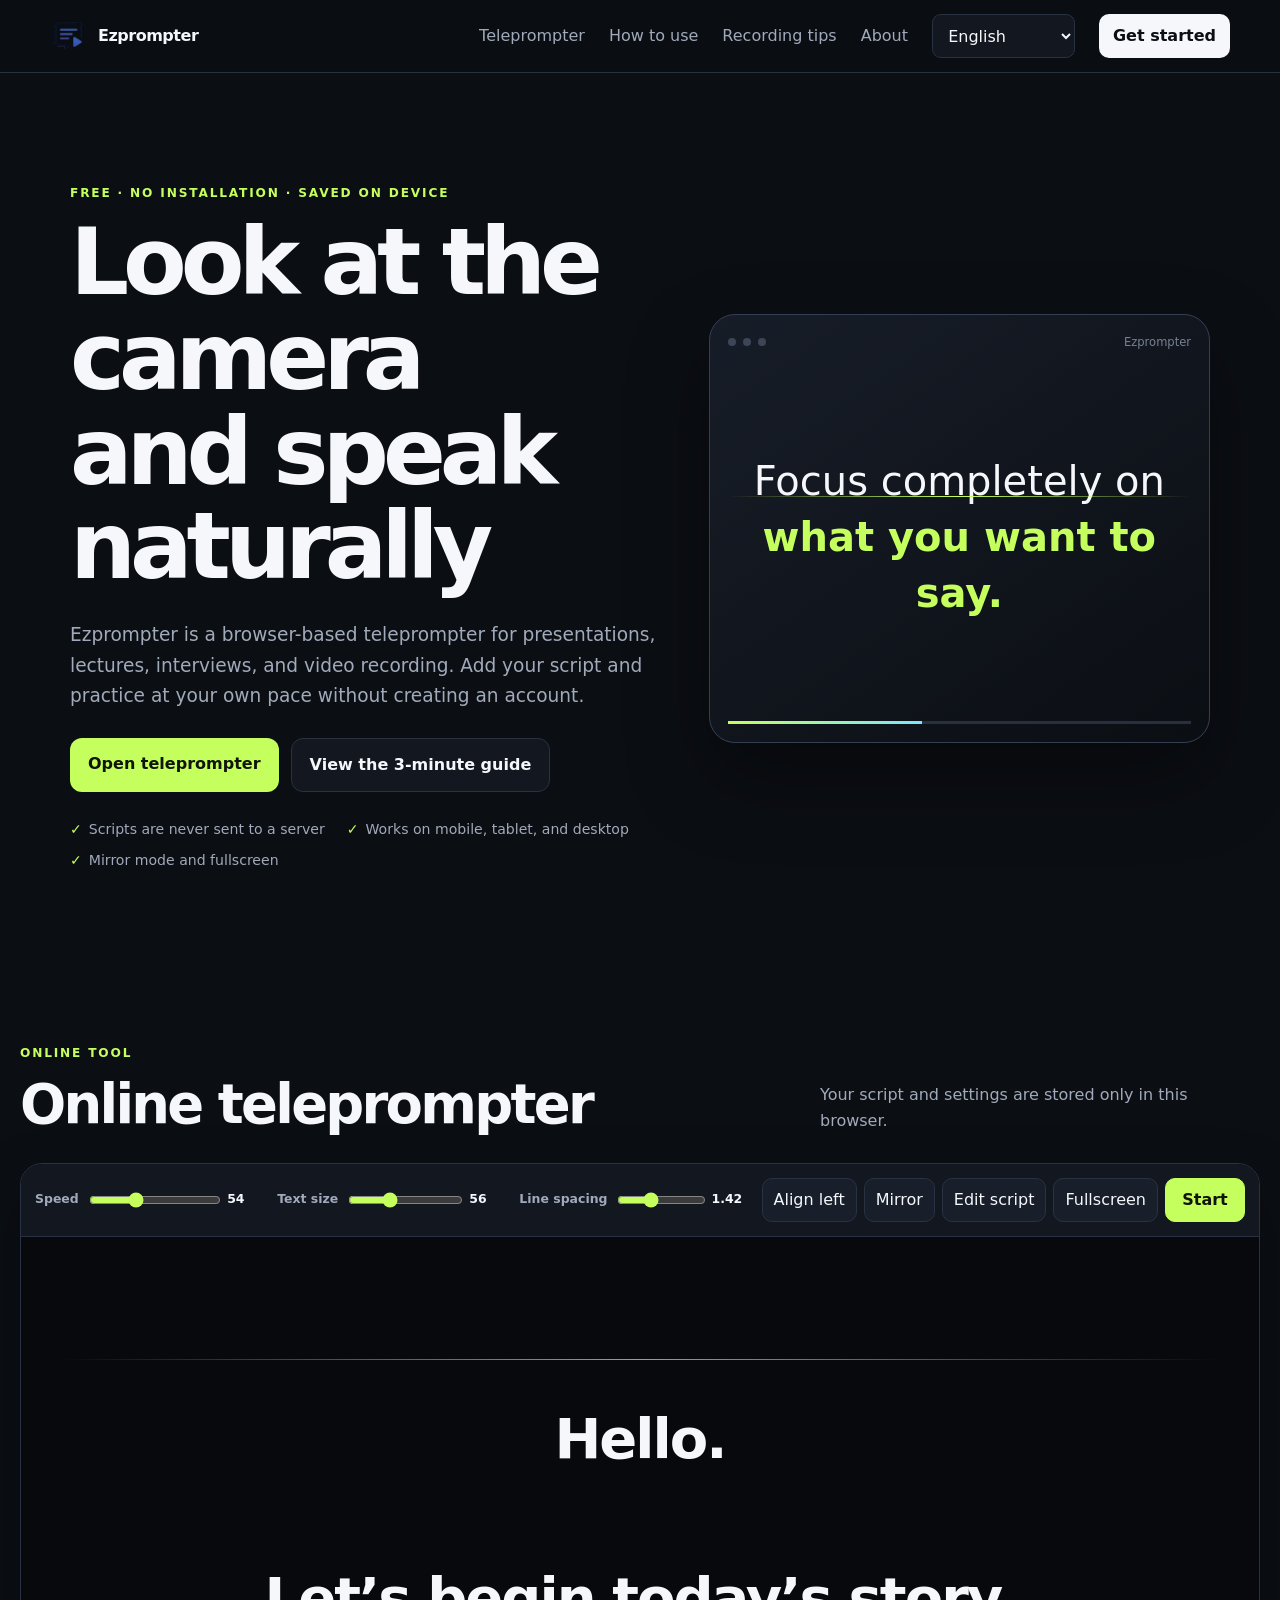
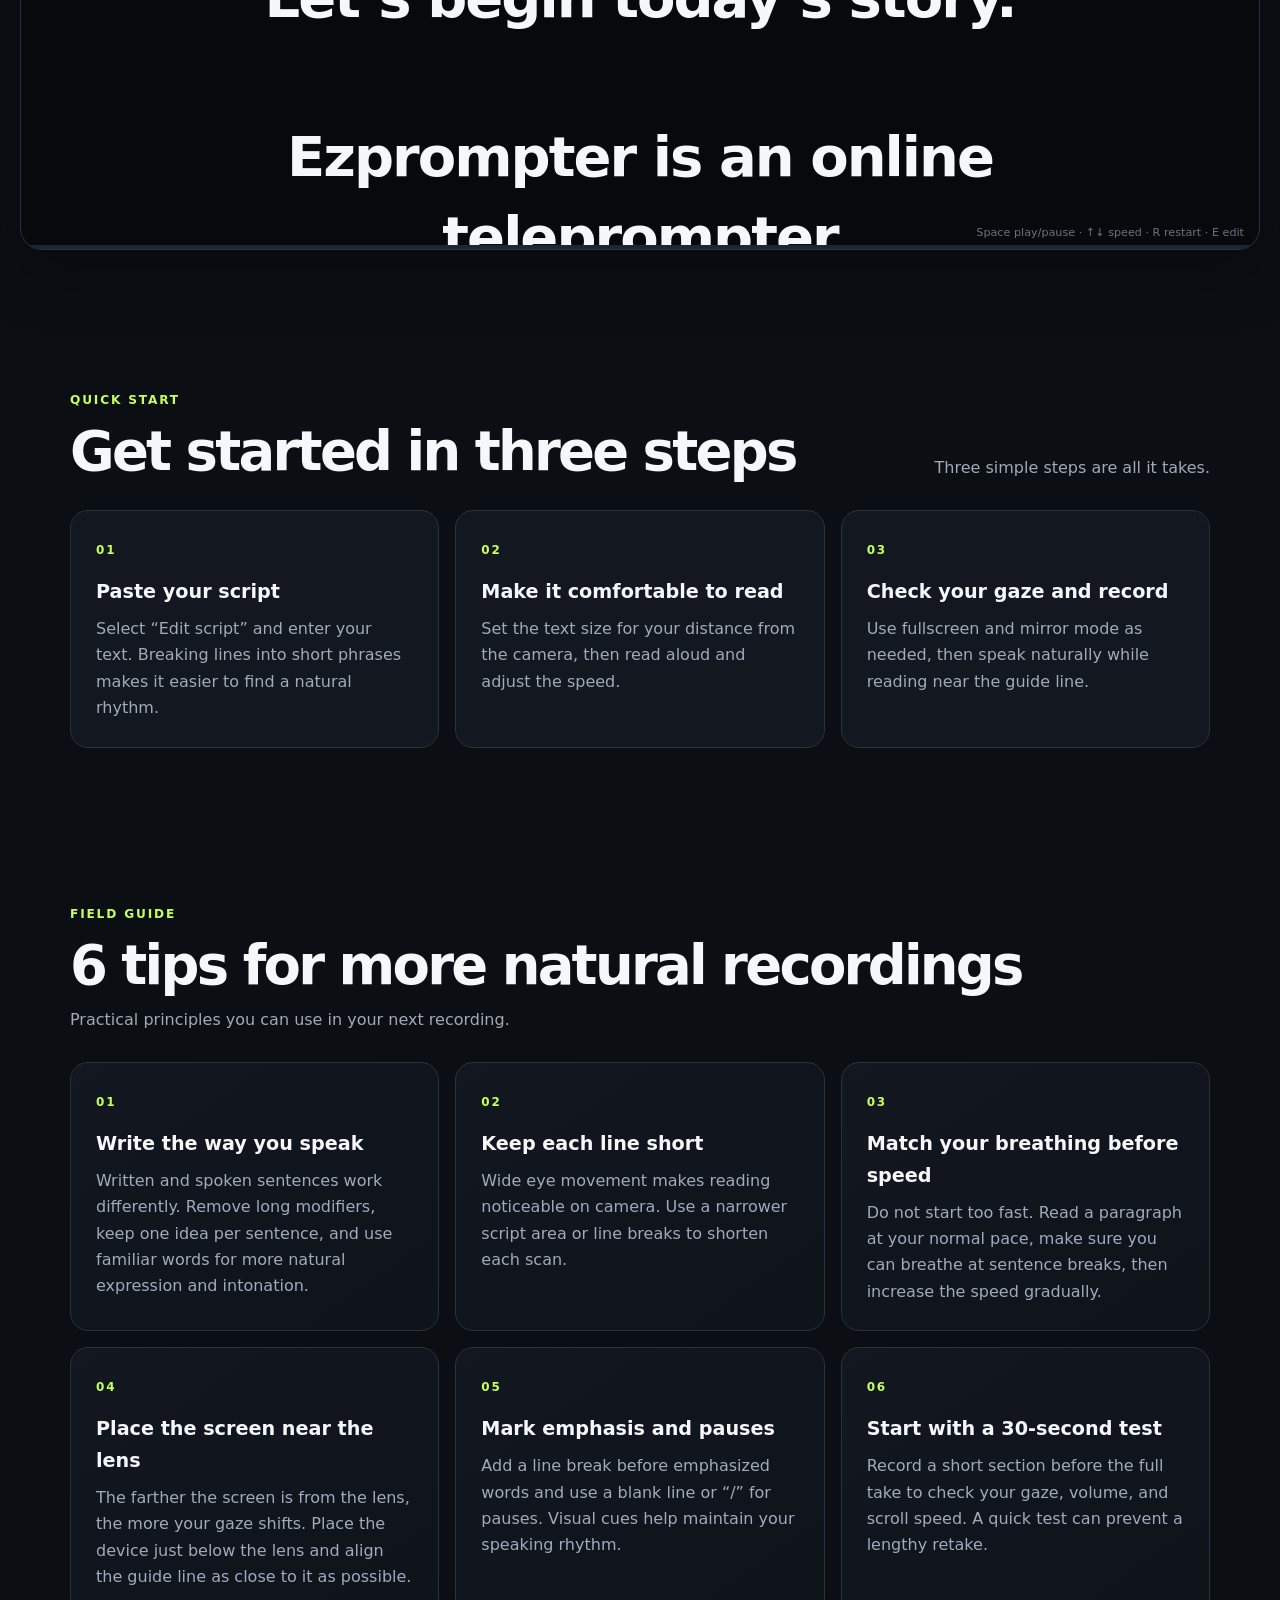
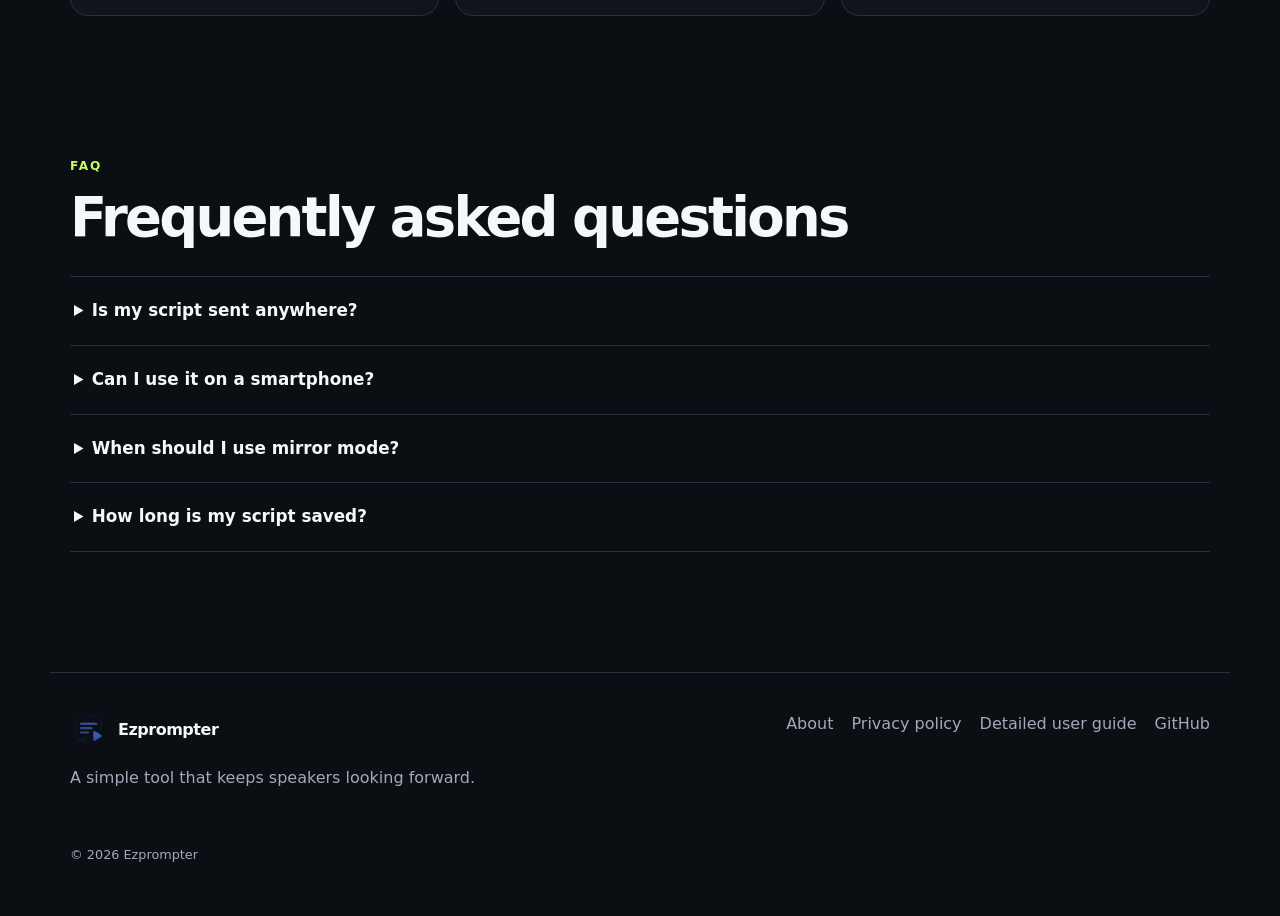
<file: index.html>
<!doctype html>
<html lang="ko">
<head>
  <meta charset="utf-8">
  <meta name="viewport" content="width=device-width, initial-scale=1">
  <meta name="description" content="설치 없이 사용하는 무료 온라인 텔레프롬프터. 대본 자동 스크롤, 속도·글자 크기 조절, 좌우 반전과 실전 촬영 가이드를 제공합니다.">
  <meta name="theme-color" content="#0b0e13">
  <meta property="og:title" content="Ezprompter — 무료 온라인 텔레프롬프터">
  <meta property="og:description" content="브라우저에서 바로 대본을 연습하고 촬영하세요. 입력한 대본은 기기에만 저장됩니다.">
  <meta property="og:type" content="website">
  <meta property="og:url" content="https://easy-prompter.pages.dev/">
  <link rel="canonical" href="https://easy-prompter.pages.dev/">
  <link rel="stylesheet" href="styles.css">
  <link rel="stylesheet" href="brand.css">
  <link rel="stylesheet" href="fullscreen.css">
  <title>Ezprompter — 무료 온라인 텔레프롬프터</title>
</head>
<body>
  <a class="skip-link" href="#main-content">본문으로 바로가기</a>
  <header class="site-header">
    <a class="brand" href="index.html" aria-label="Ezprompter 홈">
      <img class="brand-logo" src="ezprompter-logo-transparent.png" alt="">
      <span>Ezprompter</span>
    </a>
    <nav aria-label="주요 메뉴">
      <a href="#prompter">텔레프롬프터</a>
      <a href="#guide">사용법</a>
      <a href="#tips">촬영 팁</a>
      <a href="about.html">소개</a>
    </nav>
    <label class="language-picker"><span class="visually-hidden">언어 선택</span><select id="languageSelect" aria-label="언어 선택"><option value="ko">한국어</option><option value="en">English</option><option value="zh-CN">简体中文</option><option value="hi">हिन्दी</option><option value="ja">日本語</option><option value="pt-BR">Português</option></select></label>
    <a class="header-cta" href="#prompter">바로 시작</a>
  </header>

  <main id="main-content">
    <section class="hero" aria-labelledby="hero-title">
      <div class="hero-copy">
        <p class="eyebrow">무료 · 설치 없음 · 기기 내 저장</p>
        <h1 id="hero-title">카메라를 보며<br>자연스럽게 말하세요</h1>
        <p class="hero-description">Ezprompter는 발표, 강의, 인터뷰와 영상 촬영을 위한 브라우저 텔레프롬프터입니다. 회원가입 없이 대본을 넣고 내 속도에 맞춰 연습할 수 있습니다.</p>
        <div class="hero-actions">
          <a class="button primary" href="#prompter">텔레프롬프터 열기</a>
          <a class="button secondary" href="#guide">3분 사용법 보기</a>
        </div>
        <ul class="trust-list" aria-label="서비스 특징">
          <li>대본은 서버로 전송하지 않음</li>
          <li>모바일·태블릿·PC 지원</li>
          <li>좌우 반전과 전체 화면</li>
        </ul>
      </div>
      <div class="hero-preview" aria-hidden="true">
        <div class="preview-bar"><i></i><i></i><i></i><span>Ezprompter</span></div>
        <div class="preview-line"></div>
        <p>전하고 싶은 이야기에<br><strong>온전히 집중하세요.</strong></p>
        <div class="preview-progress"><span></span></div>
      </div>
    </section>

    <section class="prompter-section" id="prompter" aria-labelledby="prompter-title">
      <div class="section-heading">
        <div><p class="eyebrow">ONLINE TOOL</p><h2 id="prompter-title">온라인 텔레프롬프터</h2></div>
        <p>대본과 설정은 이 브라우저의 저장 공간에만 보관됩니다.</p>
      </div>
      <div class="prompter-app paused" id="prompterApp">
        <div class="controls" aria-label="텔레프롬프터 설정">
          <label>속도 <input id="speed" type="range" min="1" max="160" value="54"><output id="speedOutput">54</output></label>
          <label>글자 <input id="fontSize" type="range" min="28" max="110" value="56"><output id="fontOutput">56</output></label>
          <label>행간 <input id="lineHeight" type="range" min="100" max="220" value="142"><output id="lineOutput">1.42</output></label>
          <div class="control-buttons">
            <button type="button" id="alignBtn" aria-pressed="false">왼쪽 정렬</button>
            <button type="button" id="mirrorBtn" aria-pressed="false">좌우 반전</button>
            <button type="button" id="editBtn" aria-pressed="false">대본 편집</button>
            <button type="button" id="fullBtn">전체 화면</button>
            <button class="play-button" type="button" id="playBtn">시작</button>
          </div>
        </div>
        <div class="stage" id="stage" aria-label="대본 재생 화면">
          <div class="script-scroller" id="scroller" tabindex="0" aria-label="스크롤되는 대본">
            <div class="script" id="script" contenteditable="false" spellcheck="false"></div>
          </div>
          <div class="reading-line" aria-hidden="true"></div>
          <div class="progress" aria-hidden="true"><span id="progressBar"></span></div>
          <p class="keyboard-hint">Space 시작·정지 · ↑↓ 속도 · R 처음으로 · E 편집</p>
        </div>
        <p class="status" id="status" role="status" aria-live="polite">재생 준비</p>
      </div>
    </section>

    <section class="content-section" id="guide" aria-labelledby="guide-title">
      <div class="section-heading"><div><p class="eyebrow">QUICK START</p><h2 id="guide-title">처음이라면 이렇게 시작하세요</h2></div><p>복잡한 설정 없이 세 단계면 충분합니다.</p></div>
      <ol class="steps">
        <li><span>01</span><h3>대본을 붙여 넣기</h3><p>‘대본 편집’을 누르고 원고를 입력하세요. 짧은 문장 단위로 줄을 바꾸면 읽는 호흡을 잡기 쉽습니다.</p></li>
        <li><span>02</span><h3>읽기 편하게 맞추기</h3><p>카메라와 눈 사이 거리에 맞춰 글자 크기를 정하고, 소리 내어 읽으며 속도를 조절하세요.</p></li>
        <li><span>03</span><h3>시선 확인 후 촬영</h3><p>전체 화면과 좌우 반전을 필요에 따라 켜고, 기준선 근처의 문장을 보며 자연스럽게 말하세요.</p></li>
      </ol>
    </section>

    <section class="content-section tips-section" id="tips" aria-labelledby="tips-title">
      <div class="section-heading"><div><p class="eyebrow">FIELD GUIDE</p><h2 id="tips-title">더 자연스러운 촬영을 위한 6가지 팁</h2></div><p>실제 촬영에서 바로 적용할 수 있는 기본 원칙입니다.</p></div>
      <div class="article-grid">
        <article><span>01</span><h3>대본을 말하는 문장으로 바꾸기</h3><p>글로 읽기 좋은 문장과 입으로 말하기 좋은 문장은 다릅니다. 긴 수식어를 줄이고 한 문장에 하나의 메시지만 담아 보세요. 평소 쓰는 단어로 바꾸면 표정과 억양도 자연스러워집니다.</p></article>
        <article><span>02</span><h3>한 줄을 짧게 유지하기</h3><p>시선이 좌우로 크게 움직이면 카메라에서 읽는 모습이 드러납니다. 대본 너비를 좁히거나 문장을 적절히 줄바꿈해 한 줄의 이동 거리를 줄이세요.</p></article>
        <article><span>03</span><h3>속도보다 호흡을 먼저 맞추기</h3><p>처음부터 빠르게 설정하지 마세요. 평소 말하기 속도로 한 문단을 읽고, 문장 끝에서 충분히 숨을 쉴 수 있는지 확인한 다음 조금씩 속도를 높이는 편이 좋습니다.</p></article>
        <article><span>04</span><h3>렌즈 가까이에 화면 배치하기</h3><p>화면과 렌즈가 멀수록 시선 차이가 커집니다. 스마트폰이나 태블릿을 렌즈 바로 아래에 두고, 읽는 기준선이 가능한 한 렌즈 가까이에 오도록 높이를 맞추세요.</p></article>
        <article><span>05</span><h3>강조와 멈춤을 대본에 표시하기</h3><p>강조할 단어 앞에 줄바꿈을 넣고, 잠시 멈출 곳에는 빈 줄이나 ‘/’를 사용해 보세요. 시각적 표시가 있으면 같은 속도로 흘러가도 말의 리듬을 유지하기 쉽습니다.</p></article>
        <article><span>06</span><h3>30초 분량으로 먼저 테스트하기</h3><p>전체 촬영 전에 짧은 구간을 녹화해 시선, 음량, 스크롤 속도를 확인하세요. 한 번의 짧은 테스트가 긴 재촬영을 줄여 줍니다.</p></article>
      </div>
    </section>

    <section class="faq content-section" aria-labelledby="faq-title">
      <div class="section-heading"><div><p class="eyebrow">FAQ</p><h2 id="faq-title">자주 묻는 질문</h2></div></div>
      <div class="faq-list">
        <details><summary>입력한 대본이 외부로 전송되나요?</summary><p>아니요. 대본은 브라우저의 localStorage에만 저장되며 별도 서버로 전송하지 않습니다. 공용 기기에서는 사용 후 브라우저 사이트 데이터를 삭제해 주세요.</p></details>
        <details><summary>스마트폰에서도 사용할 수 있나요?</summary><p>최신 모바일 브라우저에서 사용할 수 있습니다. 화면을 가로로 돌리고 전체 화면을 사용하면 더 넓은 대본 화면을 확보할 수 있습니다.</p></details>
        <details><summary>좌우 반전은 언제 사용하나요?</summary><p>반투명 반사 유리를 사용하는 텔레프롬프터 장비에 화면을 비출 때 사용합니다. 일반 화면을 직접 보는 경우에는 반전을 끄면 됩니다.</p></details>
        <details><summary>저장한 대본은 얼마나 오래 남나요?</summary><p>브라우저 사이트 데이터를 지우거나 비공개 모드를 종료하기 전까지 해당 브라우저에 남습니다. 브라우저나 기기 사이에서 자동 동기화되지는 않습니다.</p></details>
      </div>
    </section>
  </main>

  <footer>
    <div><a class="brand footer-brand" href="index.html"><img class="brand-logo" src="ezprompter-logo-transparent.png" alt=""><span>Ezprompter</span></a><p>말하는 사람의 시선을 위한 간결한 도구.</p></div>
    <nav aria-label="하단 메뉴"><a href="about.html">서비스 소개</a><a href="privacy.html">개인정보처리방침</a><a href="guide.html">상세 사용 가이드</a><a href="https://github.com/yoonhellokang/easy-prompter">GitHub</a></nav>
    <p class="copyright">© 2026 Ezprompter</p>
  </footer>
  <script src="i18n.js?v=725b9da"></script>
  <script src="app.js?v=9ea307b"></script>
</body>
</html>
</file>
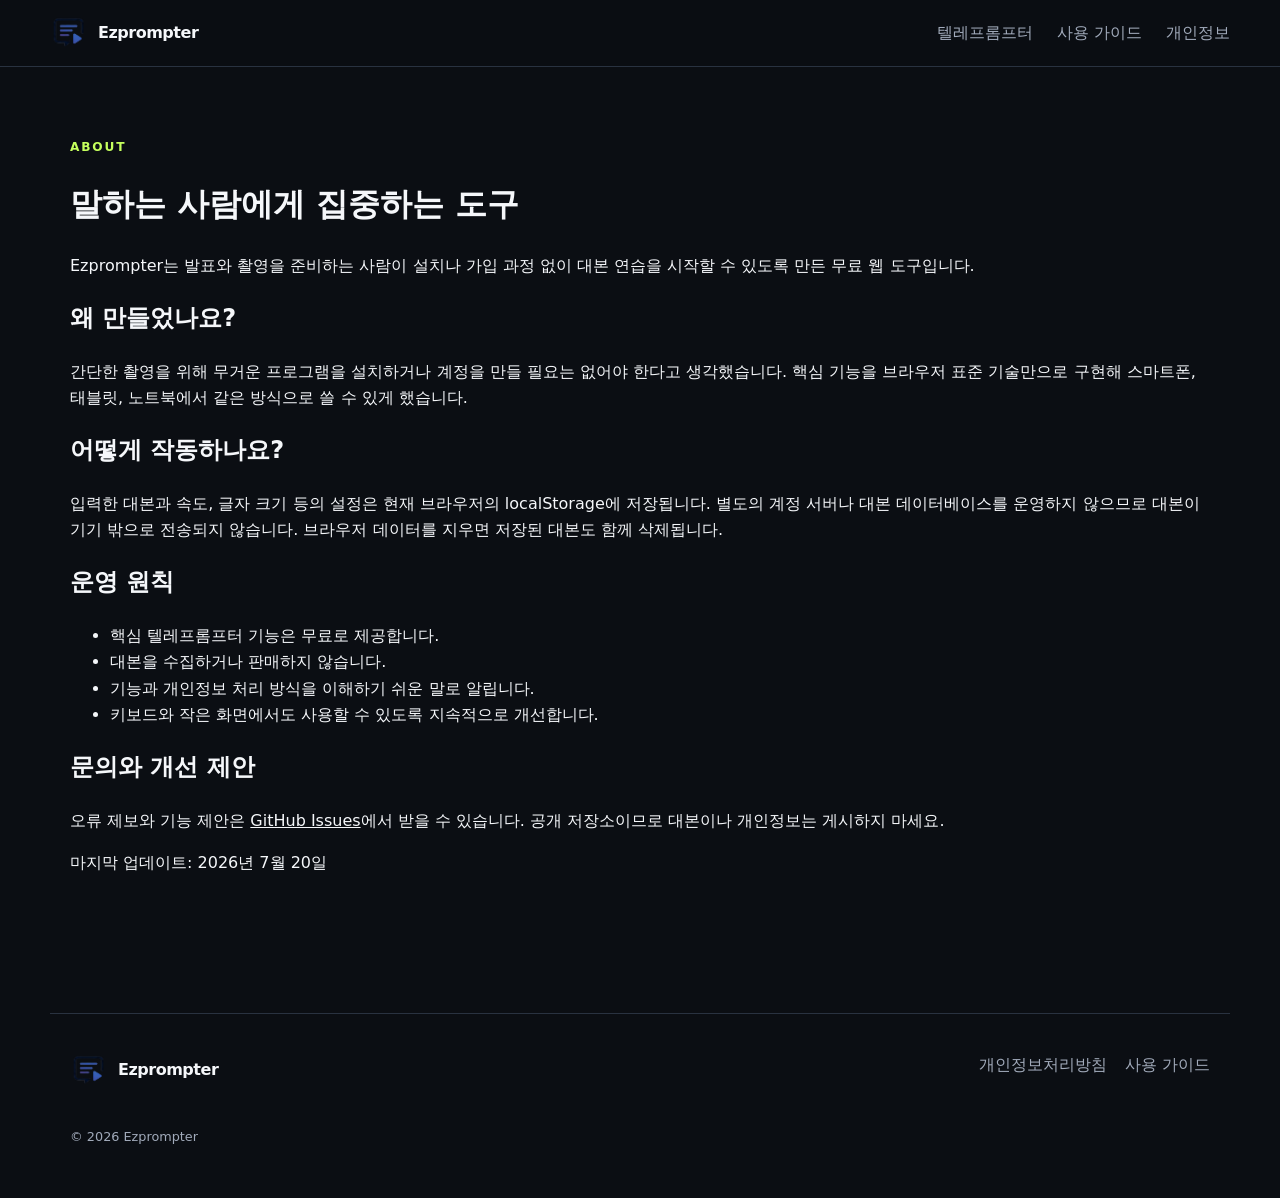
<file: about.html>
<!doctype html><html lang="ko"><head><meta charset="utf-8"><meta name="viewport" content="width=device-width,initial-scale=1"><meta name="description" content="Ezprompter의 제작 목적, 작동 방식과 운영 원칙을 소개합니다."><link rel="canonical" href="https://easy-prompter.pages.dev/about.html"><link rel="stylesheet" href="styles.css"><link rel="stylesheet" href="brand.css"><title>서비스 소개 — Ezprompter</title></head><body><a class="skip-link" href="#main-content">본문으로 바로가기</a><header class="site-header"><a class="brand" href="index.html"><img class="brand-logo" src="ezprompter-logo-transparent.png" alt=""><span>Ezprompter</span></a><nav aria-label="주요 메뉴"><a href="index.html#prompter">텔레프롬프터</a><a href="guide.html">사용 가이드</a><a href="privacy.html">개인정보</a></nav></header><main id="main-content" class="content-section legal-page"><p class="eyebrow">ABOUT</p><h1>말하는 사람에게 집중하는 도구</h1><p class="lead">Ezprompter는 발표와 촬영을 준비하는 사람이 설치나 가입 과정 없이 대본 연습을 시작할 수 있도록 만든 무료 웹 도구입니다.</p><h2>왜 만들었나요?</h2><p>간단한 촬영을 위해 무거운 프로그램을 설치하거나 계정을 만들 필요는 없어야 한다고 생각했습니다. 핵심 기능을 브라우저 표준 기술만으로 구현해 스마트폰, 태블릿, 노트북에서 같은 방식으로 쓸 수 있게 했습니다.</p><h2>어떻게 작동하나요?</h2><p>입력한 대본과 속도, 글자 크기 등의 설정은 현재 브라우저의 localStorage에 저장됩니다. 별도의 계정 서버나 대본 데이터베이스를 운영하지 않으므로 대본이 기기 밖으로 전송되지 않습니다. 브라우저 데이터를 지우면 저장된 대본도 함께 삭제됩니다.</p><h2>운영 원칙</h2><ul><li>핵심 텔레프롬프터 기능은 무료로 제공합니다.</li><li>대본을 수집하거나 판매하지 않습니다.</li><li>기능과 개인정보 처리 방식을 이해하기 쉬운 말로 알립니다.</li><li>키보드와 작은 화면에서도 사용할 수 있도록 지속적으로 개선합니다.</li></ul><h2>문의와 개선 제안</h2><p>오류 제보와 기능 제안은 <a href="https://github.com/yoonhellokang/easy-prompter/issues">GitHub Issues</a>에서 받을 수 있습니다. 공개 저장소이므로 대본이나 개인정보는 게시하지 마세요.</p><p class="updated">마지막 업데이트: 2026년 7월 20일</p></main><footer><div><a class="brand footer-brand" href="index.html"><img class="brand-logo" src="ezprompter-logo-transparent.png" alt=""><span>Ezprompter</span></a></div><nav><a href="privacy.html">개인정보처리방침</a><a href="guide.html">사용 가이드</a></nav><p class="copyright">© 2026 Ezprompter</p></footer></body></html>
</file>
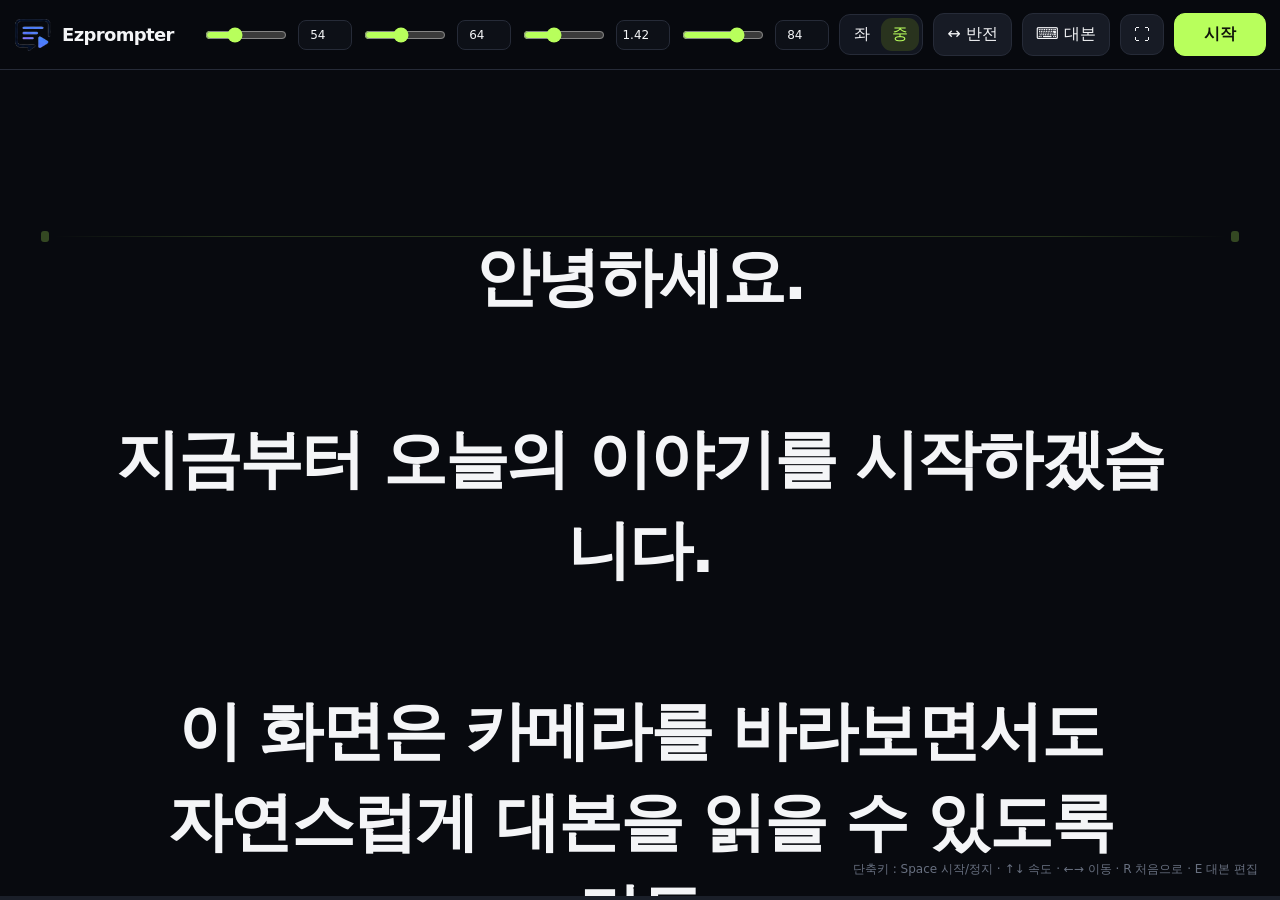
<file: ezprompter-v12.html>
<!doctype html>
<html lang="ko">
<head>
  <meta charset="utf-8">
  <meta name="viewport" content="width=device-width, initial-scale=1">
  <meta name="application-version" content="12">
  <title>Ezprompter — 텔레프롬프터</title>
  <!-- Ezprompter v12 -->
  <style>
    :root { --bg:#080a0f; --panel:#11141c; --line:#262b38; --text:#f4f5f7; --muted:#9097a6; --accent:#b8ff5c; --accent2:#74e7ff; }
    * { box-sizing:border-box; }
    html, body { height:100%; margin:0; }
    body { overflow:hidden; background:var(--bg); color:var(--text); font-family:Inter, Pretendard, "Noto Sans KR", system-ui, sans-serif; }
    button, input, textarea { font:inherit; }
    button { color:inherit; }
    .app { height:100%; display:grid; grid-template-rows:auto 1fr; }
    header { height:70px; display:flex; align-items:center; gap:18px; padding:0 22px; background:rgba(8,10,15,.92); border-bottom:1px solid var(--line); z-index:10; backdrop-filter:blur(18px); }
    .brand { display:flex; align-items:center; gap:10px; margin-right:auto; font-weight:800; letter-spacing:-.04em; }
    .brand-logo { width:38px; height:38px; object-fit:contain; flex:none; }
    .brand-name { font-size:18px; }
    .group { display:flex; align-items:center; gap:9px; }
    .label { flex:none; color:var(--muted); font-size:12px; font-weight:700; text-transform:uppercase; letter-spacing:.08em; white-space:nowrap; }
    input[type=range] { width:96px; accent-color:var(--accent); }
    .number-input { width:54px; padding:7px 5px; border:1px solid var(--line); border-radius:8px; outline:0; background:#0d1017; color:var(--text); text-align:center; font-size:12px; font-variant-numeric:tabular-nums; }
    .number-input:focus { border-color:var(--accent); box-shadow:0 0 0 2px rgba(184,255,92,.12); }
    .btn { border:1px solid var(--line); background:#171b25; border-radius:11px; padding:10px 13px; cursor:pointer; transition:.18s ease; white-space:nowrap; }
    .btn:hover { border-color:#3d4558; transform:translateY(-1px); }
    .btn.primary { border-color:var(--accent); background:var(--accent); color:#11150b; font-weight:800; min-width:92px; }
    .btn.active { color:var(--accent); border-color:#607c42; }
    .segmented { display:flex; padding:3px; border:1px solid var(--line); border-radius:11px; background:#121620; }
    .segmented .btn { min-width:38px; padding:6px 9px; border:0; background:transparent; }
    .segmented .btn.active { background:#29331e; color:var(--accent); }
    .stage { position:relative; overflow:hidden; cursor:pointer; }
    .script-wrap { position:absolute; inset:0; overflow-y:auto; scrollbar-width:none; scroll-behavior:auto; }
    .script-wrap::-webkit-scrollbar { display:none; }
    .script { width:min(1080px, 84vw); margin:0 auto; padding:18vh 0 82vh; font-size:64px; line-height:1.42; font-weight:720; letter-spacing:-.035em; white-space:pre-wrap; text-align:center; text-wrap:pretty; }
    .inline-edit .script { cursor:text; outline:1px dashed rgba(184,255,92,.45); outline-offset:20px; border-radius:8px; }
    .inline-edit .script:focus { outline-color:var(--accent); }
    .inline-edit .focus { pointer-events:none; opacity:.18; }
    .focus { pointer-events:none; position:absolute; left:0; right:0; top:20%; height:1px; background:linear-gradient(90deg,transparent 4%,rgba(184,255,92,.7) 18%,rgba(184,255,92,.7) 82%,transparent 96%); box-shadow:0 0 28px rgba(184,255,92,.2); opacity:.6; }
    .focus:before, .focus:after { content:""; position:absolute; top:-5px; width:8px; height:11px; background:var(--accent); border-radius:3px; }
    .focus:before { left:3.2%; } .focus:after { right:3.2%; }
    .fade { display:none; }
    .progress { position:absolute; left:0; right:0; bottom:0; height:4px; background:#1a1f29; z-index:5; }
    .progress > div { height:100%; width:0; background:linear-gradient(90deg,var(--accent),var(--accent2)); }
    .hint { position:absolute; right:22px; bottom:22px; color:#687080; font-size:12px; z-index:6; }
    .countdown { position:fixed; inset:0; z-index:30; display:grid; place-items:center; background:rgba(8,10,15,.72); font-size:min(30vw,280px); font-weight:900; color:var(--accent); }
    .countdown[hidden] { display:none; }
    .mirror-x .script { transform:scaleX(-1); }
    .mirror-y .script { transform:scaleY(-1); }
    .paused .focus { opacity:.25; }
    @media (max-width:1350px) { header { gap:10px; padding-inline:14px; } .label { display:none; } input[type=range] { width:82px; } }
    @media (max-width:1050px) { header { height:auto; min-height:64px; flex-wrap:wrap; padding:12px; } .brand-name { display:none; } .hint { display:none; } }
    @media (max-width:850px) { input[type=range] { width:74px; } .script { width:88vw; font-size:48px; } }
  </style>
</head>
<body class="paused">
  <main class="app">
    <header>
      <div class="brand"><img class="brand-logo" src="[data-uri]" alt="Ezprompter 로고"><span class="brand-name">Ezprompter</span></div>
      <div class="group"><span class="label">속도</span><input id="speed" aria-label="스크롤 속도 슬라이더" type="range" min="1" max="160" step="1" value="54"><input class="number-input" id="speedNumber" aria-label="스크롤 속도 숫자" type="number" min="1" max="160" step="1" value="54"></div>
      <div class="group"><span class="label">글자</span><input id="fontSize" aria-label="글자 크기 슬라이더" type="range" min="28" max="110" step="1" value="64"><input class="number-input" id="fontNumber" aria-label="글자 크기 숫자" type="number" min="28" max="110" step="1" value="64"></div>
      <div class="group"><span class="label">행간</span><input id="lineHeight" aria-label="행간 슬라이더" type="range" min="100" max="220" step="1" value="142"><input class="number-input" id="lineNumber" aria-label="행간 숫자" type="number" min="1" max="2.2" step="0.01" value="1.42"></div>
      <div class="group"><span class="label">너비</span><input id="scriptWidth" aria-label="대본 너비 슬라이더" type="range" min="50" max="98" step="1" value="84"><input class="number-input" id="widthNumber" aria-label="대본 너비 숫자" type="number" min="50" max="98" step="1" value="84"></div>
      <div class="segmented" aria-label="글자 정렬">
        <button class="btn" id="alignLeft" title="왼쪽 정렬" aria-label="왼쪽 정렬" aria-pressed="false">좌</button>
        <button class="btn active" id="alignCenter" title="가운데 정렬" aria-label="가운데 정렬" aria-pressed="true">중</button>
      </div>
      <button class="btn" id="mirrorX" title="좌우 반전">↔ 반전</button>
      <button class="btn" id="inlineEditBtn">⌨ 대본</button>
      <button class="btn" id="fullBtn" title="전체 화면">⛶</button>
      <button class="btn primary" id="playBtn">시작</button>
    </header>
    <section class="stage" id="stage" aria-label="텔레프롬프터 화면">
      <div class="script-wrap" id="scroller"><div class="script" id="script" contenteditable="false" spellcheck="false"></div></div>
      <div class="fade"></div><div class="focus"></div>
      <div class="progress"><div id="progressBar"></div></div>
      <div class="hint">단축키 : Space 시작/정지 · ↑↓ 속도 · ←→ 이동 · R 처음으로 · E 대본 편집</div>
    </section>
  </main>

  <div class="countdown" id="countdown" hidden></div>

  <script>
    const $ = s => document.querySelector(s);
    const scroller=$('#scroller'), script=$('#script');
    const speed=$('#speed'), speedNumber=$('#speedNumber'), fontSize=$('#fontSize'), fontNumber=$('#fontNumber'), lineHeight=$('#lineHeight'), lineNumber=$('#lineNumber'), scriptWidth=$('#scriptWidth'), widthNumber=$('#widthNumber'), playBtn=$('#playBtn');
    const sample=`안녕하세요.\n\n지금부터 오늘의 이야기를 시작하겠습니다.\n\n이 화면은 카메라를 바라보면서도\n자연스럽게 대본을 읽을 수 있도록 만든\n간단한 텔레프롬프터입니다.\n\n상단에서 속도와 글자 크기를 조절하고,\n스페이스바를 눌러 시작하거나 잠시 멈출 수 있습니다.\n\n이제 ‘대본’ 버튼을 눌러\n여러분의 원고로 바꿔보세요.`;
    const SCRIPT_KEY='mediprompter-script', SETTINGS_KEY='mediprompter-settings';
    let playing=false, last=0, raf=0, scrollPosition=0, countdownActive=false, inlineEditing=false;
    let draft=(localStorage.getItem(SCRIPT_KEY) || localStorage.getItem('flowcue-script') || sample).replaceAll('i상단에서 속도','상단에서 속도');
    let settings={align:'center',lineHeight:1.42,width:84};
    try { settings={...settings,...JSON.parse(localStorage.getItem(SETTINGS_KEY)||localStorage.getItem('flowcue-settings')||'{}')}; } catch {}

    function setScript(text){ draft=text.trim() || sample; script.textContent=draft; localStorage.setItem(SCRIPT_KEY,draft); reset(); }
    function clamp(value,min,max){ return Math.min(max,Math.max(min,value)); }
    function setSpeed(value){ const raw=Number(value); if(!Number.isFinite(raw)) return; const next=clamp(Math.round(raw),1,160); speed.value=next; speedNumber.value=next; }
    function setFontSize(value){ const raw=Number(value); if(!Number.isFinite(raw)) return; const next=clamp(Math.round(raw),28,110); fontSize.value=next; fontNumber.value=next; script.style.fontSize=next+'px'; }
    function setLineHeight(value){ const raw=Number(value); if(!Number.isFinite(raw)) return; const next=clamp(Math.round(raw*100)/100,1,2.2); settings.lineHeight=next; lineHeight.value=Math.round(next*100); lineNumber.value=next.toFixed(2); script.style.lineHeight=next; saveSettings(); }
    function setScriptWidth(value){ const raw=Number(value); if(!Number.isFinite(raw)) return; const next=clamp(Math.round(raw),50,98); settings.width=next; scriptWidth.value=next; widthNumber.value=next; script.style.width=next+'vw'; saveSettings(); }
    function bindNumber(field,setter,fallback){
      let timer;
      const apply=()=>{ clearTimeout(timer); field.value===''?setter(fallback()):setter(field.value); };
      field.addEventListener('input',()=>{ clearTimeout(timer); if(field.value!=='') timer=setTimeout(()=>setter(field.value),350); });
      field.addEventListener('change',apply);
      field.addEventListener('keydown',e=>{ if(e.key==='Enter'){ e.preventDefault(); apply(); field.blur(); } });
    }
    function saveSettings(){ localStorage.setItem(SETTINGS_KEY,JSON.stringify(settings)); }
    function setAlign(value){
      settings.align=value; script.style.textAlign=value; saveSettings();
      $('#alignLeft').classList.toggle('active',value==='left');
      $('#alignCenter').classList.toggle('active',value==='center');
      $('#alignLeft').setAttribute('aria-pressed',String(value==='left'));
      $('#alignCenter').setAttribute('aria-pressed',String(value==='center'));
    }
    function setInlineEdit(on){
      inlineEditing=on; pause();
      script.contentEditable=String(on); document.body.classList.toggle('inline-edit',on);
      $('#inlineEditBtn').classList.toggle('active',on);
      $('#inlineEditBtn').textContent=on?'✓ 편집 완료':'⌨ 대본';
      if(on){ script.focus(); }
      else { draft=script.innerText.trim()||sample; script.textContent=draft; localStorage.setItem(SCRIPT_KEY,draft); script.blur(); }
    }
    function reset(){ playing=false; playBtn.textContent='시작'; document.body.classList.add('paused'); scrollPosition=0; scroller.scrollTop=0; updateProgress(); cancelAnimationFrame(raf); }
    function updateProgress(){ const max=scroller.scrollHeight-scroller.clientHeight; $('#progressBar').style.width=(max ? scroller.scrollTop/max*100 : 0)+'%'; }
    function loop(t){ if(!playing) return; if(!last) last=t; const dt=Math.min(40,t-last); last=t; scrollPosition += Number(speed.value)*dt/1000; scroller.scrollTop=scrollPosition; updateProgress(); if(scrollPosition >= scroller.scrollHeight-scroller.clientHeight-2) reset(); else raf=requestAnimationFrame(loop); }
    function pause(){ playing=false; playBtn.textContent='계속'; document.body.classList.add('paused'); cancelAnimationFrame(raf); }
    async function start(withCountdown=false){
      if(countdownActive) return;
      if(withCountdown && scroller.scrollTop<2){ countdownActive=true; const box=$('#countdown'); box.hidden=false; for(const n of [3,2,1]){ box.textContent=n; await new Promise(r=>setTimeout(r,650)); } box.hidden=true; countdownActive=false; }
      scrollPosition=scroller.scrollTop; playing=true; last=0; playBtn.textContent='정지'; document.body.classList.remove('paused'); raf=requestAnimationFrame(loop);
    }
    function toggle(countdown=false){ playing ? pause() : start(countdown); }
    playBtn.addEventListener('click',()=>toggle(true));
    $('#stage').addEventListener('click',()=>{ if(!inlineEditing) toggle(false); });
    $('#inlineEditBtn').addEventListener('click',()=>setInlineEdit(!inlineEditing));
    speed.addEventListener('input',()=>setSpeed(speed.value));
    fontSize.addEventListener('input',()=>setFontSize(fontSize.value));
    lineHeight.addEventListener('input',()=>setLineHeight(Number(lineHeight.value)/100));
    scriptWidth.addEventListener('input',()=>setScriptWidth(scriptWidth.value));
    bindNumber(speedNumber,setSpeed,()=>speed.value);
    bindNumber(fontNumber,setFontSize,()=>fontSize.value);
    bindNumber(lineNumber,setLineHeight,()=>Number(lineHeight.value)/100);
    bindNumber(widthNumber,setScriptWidth,()=>scriptWidth.value);
    $('#alignLeft').addEventListener('click',()=>setAlign('left'));
    $('#alignCenter').addEventListener('click',()=>setAlign('center'));
    $('#mirrorX').addEventListener('click',e=>{ document.body.classList.toggle('mirror-x'); e.currentTarget.classList.toggle('active'); });
    $('#fullBtn').addEventListener('click',()=>document.fullscreenElement ? document.exitFullscreen() : document.documentElement.requestFullscreen());
    scroller.addEventListener('scroll',()=>{ if(!playing) scrollPosition=scroller.scrollTop; updateProgress(); },{passive:true});
    script.addEventListener('input',()=>{ if(inlineEditing){ draft=script.innerText; localStorage.setItem(SCRIPT_KEY,draft); } });
    document.addEventListener('keydown',e=>{
      if(inlineEditing){ if(e.key==='Escape'||((e.ctrlKey||e.metaKey)&&e.key==='Enter')){ e.preventDefault(); setInlineEdit(false); } return; }
      if(e.code==='Space'){ e.preventDefault(); toggle(false); }
      else if(e.key==='ArrowUp'){ e.preventDefault(); speed.value=Math.min(160,+speed.value+(e.shiftKey?5:1)); speed.dispatchEvent(new Event('input')); }
      else if(e.key==='ArrowDown'){ e.preventDefault(); speed.value=Math.max(1,+speed.value-(e.shiftKey?5:1)); speed.dispatchEvent(new Event('input')); }
      else if(e.key==='ArrowLeft'||e.key==='ArrowRight'){
        e.preventDefault();
        const direction=e.key==='ArrowLeft'?-1:1;
        const amount=e.shiftKey?220:80;
        scroller.scrollTop += direction*amount;
        scrollPosition=scroller.scrollTop;
        updateProgress();
      }
      else if(e.key.toLowerCase()==='r') reset();
      else if(e.key.toLowerCase()==='e'){ e.preventDefault(); setInlineEdit(true); }
    });
    setSpeed(speed.value); setFontSize(fontSize.value); setLineHeight(settings.lineHeight); setScriptWidth(settings.width);
    setAlign(settings.align);
    setScript(draft);
  </script>
</body>
</html>
</file>
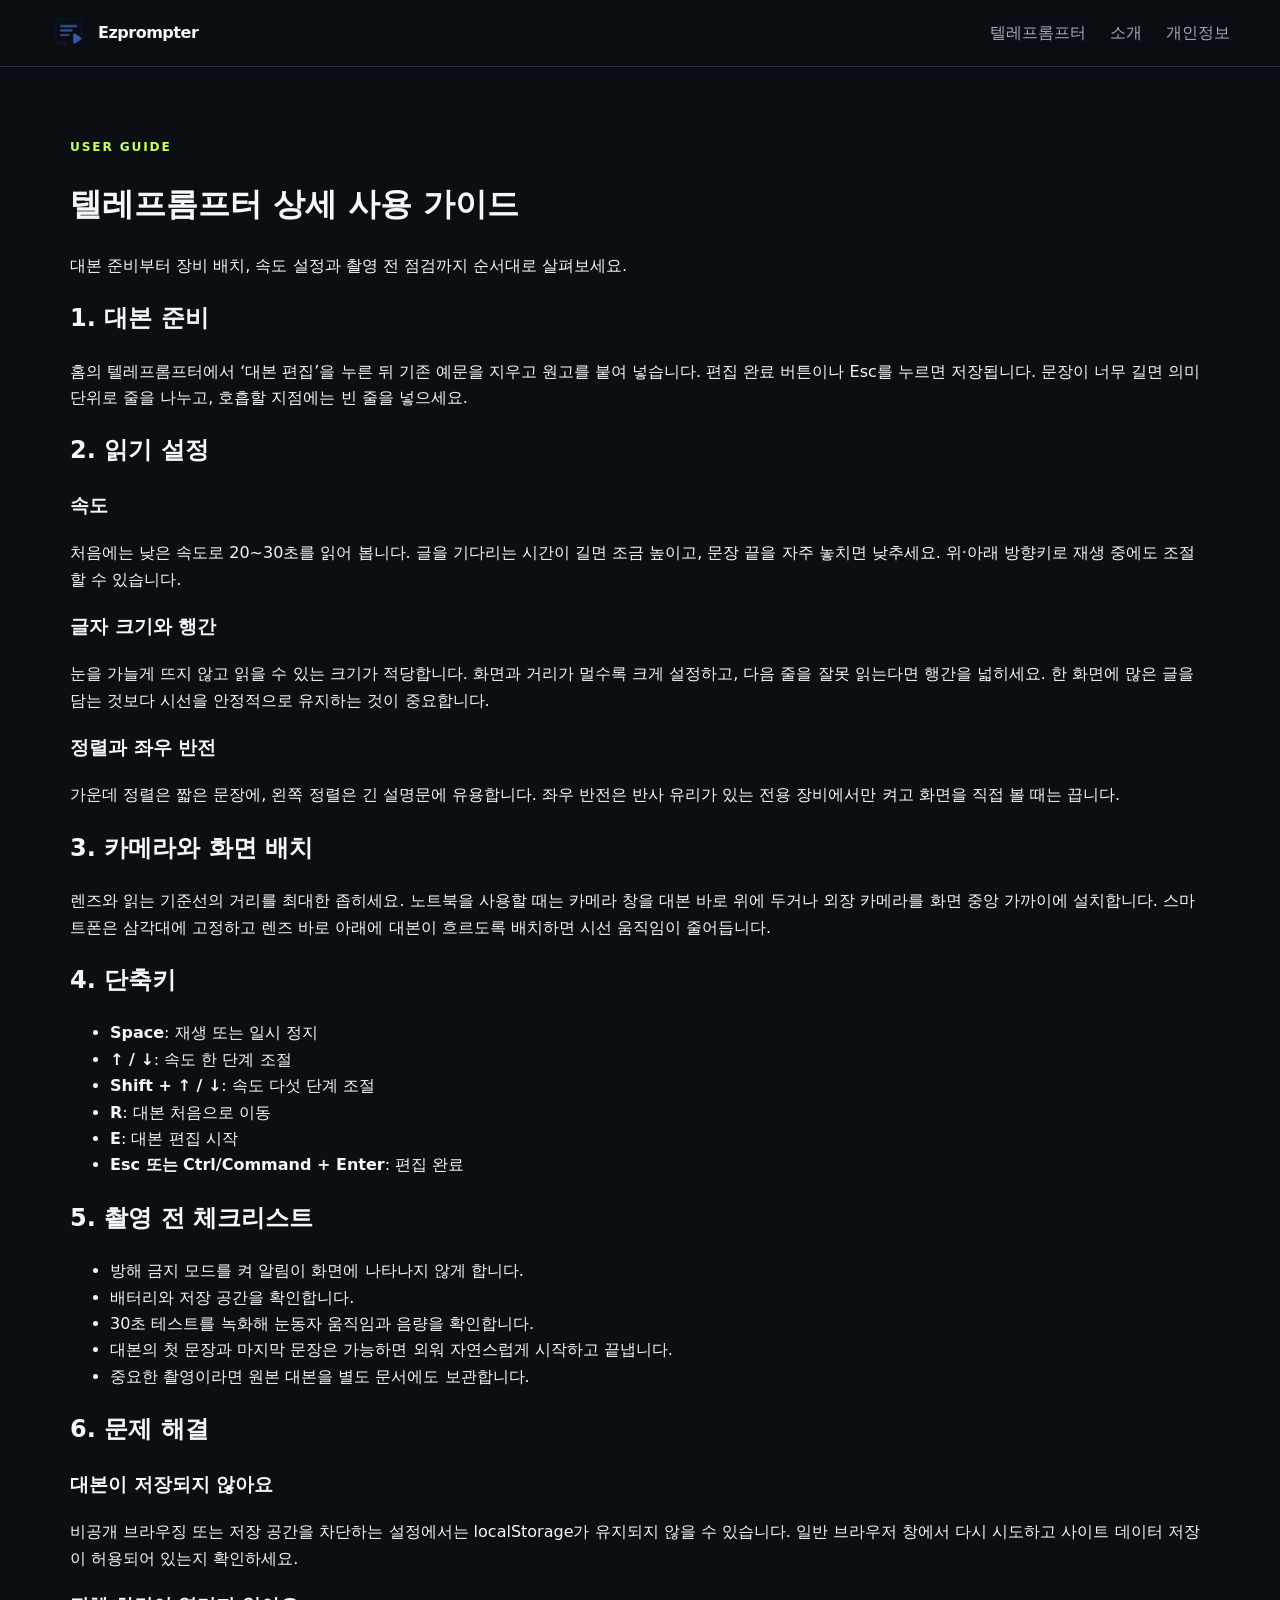
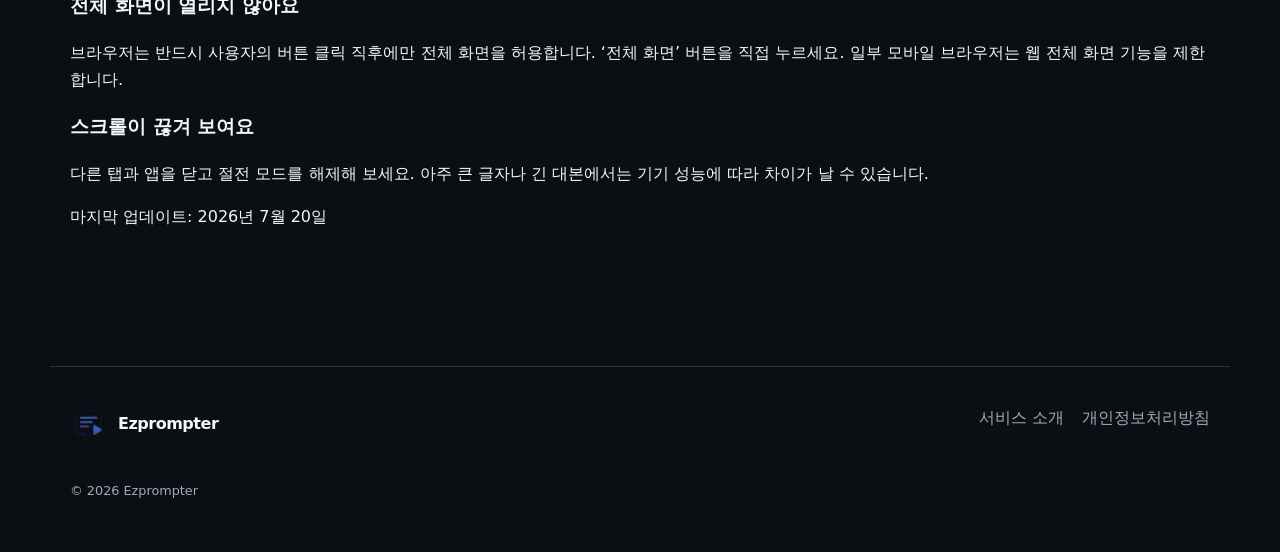
<file: guide.html>
<!doctype html><html lang="ko"><head><meta charset="utf-8"><meta name="viewport" content="width=device-width,initial-scale=1"><meta name="description" content="Ezprompter 설정, 단축키, 촬영 준비와 문제 해결을 설명하는 상세 가이드."><link rel="canonical" href="https://easy-prompter.pages.dev/guide.html"><link rel="stylesheet" href="styles.css"><link rel="stylesheet" href="brand.css"><title>텔레프롬프터 사용 가이드 — Ezprompter</title></head><body><a class="skip-link" href="#main-content">본문으로 바로가기</a><header class="site-header"><a class="brand" href="index.html"><img class="brand-logo" src="ezprompter-logo-transparent.png" alt=""><span>Ezprompter</span></a><nav aria-label="주요 메뉴"><a href="index.html#prompter">텔레프롬프터</a><a href="about.html">소개</a><a href="privacy.html">개인정보</a></nav></header><main id="main-content" class="content-section legal-page"><p class="eyebrow">USER GUIDE</p><h1>텔레프롬프터 상세 사용 가이드</h1><p class="lead">대본 준비부터 장비 배치, 속도 설정과 촬영 전 점검까지 순서대로 살펴보세요.</p><h2>1. 대본 준비</h2><p>홈의 텔레프롬프터에서 ‘대본 편집’을 누른 뒤 기존 예문을 지우고 원고를 붙여 넣습니다. 편집 완료 버튼이나 Esc를 누르면 저장됩니다. 문장이 너무 길면 의미 단위로 줄을 나누고, 호흡할 지점에는 빈 줄을 넣으세요.</p><h2>2. 읽기 설정</h2><h3>속도</h3><p>처음에는 낮은 속도로 20~30초를 읽어 봅니다. 글을 기다리는 시간이 길면 조금 높이고, 문장 끝을 자주 놓치면 낮추세요. 위·아래 방향키로 재생 중에도 조절할 수 있습니다.</p><h3>글자 크기와 행간</h3><p>눈을 가늘게 뜨지 않고 읽을 수 있는 크기가 적당합니다. 화면과 거리가 멀수록 크게 설정하고, 다음 줄을 잘못 읽는다면 행간을 넓히세요. 한 화면에 많은 글을 담는 것보다 시선을 안정적으로 유지하는 것이 중요합니다.</p><h3>정렬과 좌우 반전</h3><p>가운데 정렬은 짧은 문장에, 왼쪽 정렬은 긴 설명문에 유용합니다. 좌우 반전은 반사 유리가 있는 전용 장비에서만 켜고 화면을 직접 볼 때는 끕니다.</p><h2>3. 카메라와 화면 배치</h2><p>렌즈와 읽는 기준선의 거리를 최대한 좁히세요. 노트북을 사용할 때는 카메라 창을 대본 바로 위에 두거나 외장 카메라를 화면 중앙 가까이에 설치합니다. 스마트폰은 삼각대에 고정하고 렌즈 바로 아래에 대본이 흐르도록 배치하면 시선 움직임이 줄어듭니다.</p><h2>4. 단축키</h2><ul><li><strong>Space</strong>: 재생 또는 일시 정지</li><li><strong>↑ / ↓</strong>: 속도 한 단계 조절</li><li><strong>Shift + ↑ / ↓</strong>: 속도 다섯 단계 조절</li><li><strong>R</strong>: 대본 처음으로 이동</li><li><strong>E</strong>: 대본 편집 시작</li><li><strong>Esc 또는 Ctrl/Command + Enter</strong>: 편집 완료</li></ul><h2>5. 촬영 전 체크리스트</h2><ul><li>방해 금지 모드를 켜 알림이 화면에 나타나지 않게 합니다.</li><li>배터리와 저장 공간을 확인합니다.</li><li>30초 테스트를 녹화해 눈동자 움직임과 음량을 확인합니다.</li><li>대본의 첫 문장과 마지막 문장은 가능하면 외워 자연스럽게 시작하고 끝냅니다.</li><li>중요한 촬영이라면 원본 대본을 별도 문서에도 보관합니다.</li></ul><h2>6. 문제 해결</h2><h3>대본이 저장되지 않아요</h3><p>비공개 브라우징 또는 저장 공간을 차단하는 설정에서는 localStorage가 유지되지 않을 수 있습니다. 일반 브라우저 창에서 다시 시도하고 사이트 데이터 저장이 허용되어 있는지 확인하세요.</p><h3>전체 화면이 열리지 않아요</h3><p>브라우저는 반드시 사용자의 버튼 클릭 직후에만 전체 화면을 허용합니다. ‘전체 화면’ 버튼을 직접 누르세요. 일부 모바일 브라우저는 웹 전체 화면 기능을 제한합니다.</p><h3>스크롤이 끊겨 보여요</h3><p>다른 탭과 앱을 닫고 절전 모드를 해제해 보세요. 아주 큰 글자나 긴 대본에서는 기기 성능에 따라 차이가 날 수 있습니다.</p><p class="updated">마지막 업데이트: 2026년 7월 20일</p></main><footer><div><a class="brand footer-brand" href="index.html"><img class="brand-logo" src="ezprompter-logo-transparent.png" alt=""><span>Ezprompter</span></a></div><nav><a href="about.html">서비스 소개</a><a href="privacy.html">개인정보처리방침</a></nav><p class="copyright">© 2026 Ezprompter</p></footer></body></html>
</file>
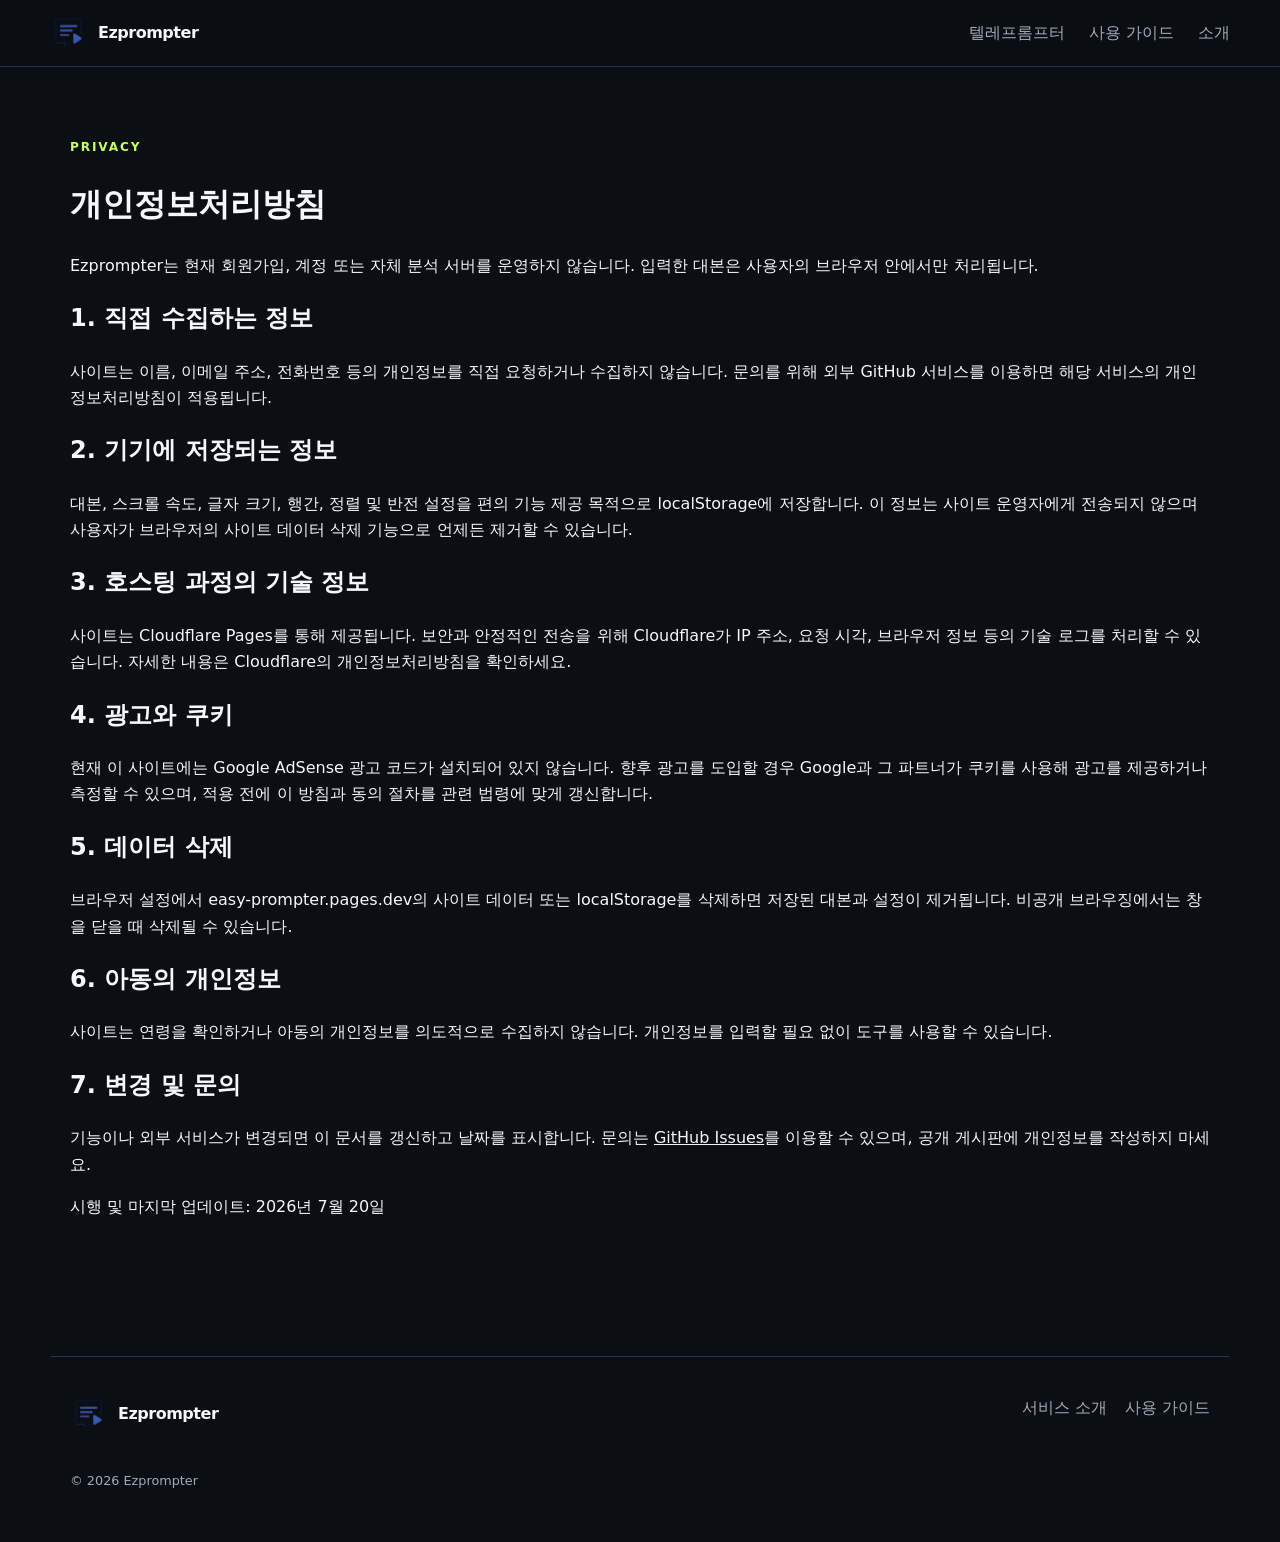
<file: privacy.html>
<!doctype html><html lang="ko"><head><meta charset="utf-8"><meta name="viewport" content="width=device-width,initial-scale=1"><meta name="description" content="Ezprompter 개인정보처리방침과 브라우저 저장 방식 안내."><link rel="canonical" href="https://easy-prompter.pages.dev/privacy.html"><link rel="stylesheet" href="styles.css"><link rel="stylesheet" href="brand.css"><title>개인정보처리방침 — Ezprompter</title></head><body><a class="skip-link" href="#main-content">본문으로 바로가기</a><header class="site-header"><a class="brand" href="index.html"><img class="brand-logo" src="ezprompter-logo-transparent.png" alt=""><span>Ezprompter</span></a><nav aria-label="주요 메뉴"><a href="index.html#prompter">텔레프롬프터</a><a href="guide.html">사용 가이드</a><a href="about.html">소개</a></nav></header><main id="main-content" class="content-section legal-page"><p class="eyebrow">PRIVACY</p><h1>개인정보처리방침</h1><p class="lead">Ezprompter는 현재 회원가입, 계정 또는 자체 분석 서버를 운영하지 않습니다. 입력한 대본은 사용자의 브라우저 안에서만 처리됩니다.</p><h2>1. 직접 수집하는 정보</h2><p>사이트는 이름, 이메일 주소, 전화번호 등의 개인정보를 직접 요청하거나 수집하지 않습니다. 문의를 위해 외부 GitHub 서비스를 이용하면 해당 서비스의 개인정보처리방침이 적용됩니다.</p><h2>2. 기기에 저장되는 정보</h2><p>대본, 스크롤 속도, 글자 크기, 행간, 정렬 및 반전 설정을 편의 기능 제공 목적으로 localStorage에 저장합니다. 이 정보는 사이트 운영자에게 전송되지 않으며 사용자가 브라우저의 사이트 데이터 삭제 기능으로 언제든 제거할 수 있습니다.</p><h2>3. 호스팅 과정의 기술 정보</h2><p>사이트는 Cloudflare Pages를 통해 제공됩니다. 보안과 안정적인 전송을 위해 Cloudflare가 IP 주소, 요청 시각, 브라우저 정보 등의 기술 로그를 처리할 수 있습니다. 자세한 내용은 Cloudflare의 개인정보처리방침을 확인하세요.</p><h2>4. 광고와 쿠키</h2><p>현재 이 사이트에는 Google AdSense 광고 코드가 설치되어 있지 않습니다. 향후 광고를 도입할 경우 Google과 그 파트너가 쿠키를 사용해 광고를 제공하거나 측정할 수 있으며, 적용 전에 이 방침과 동의 절차를 관련 법령에 맞게 갱신합니다.</p><h2>5. 데이터 삭제</h2><p>브라우저 설정에서 easy-prompter.pages.dev의 사이트 데이터 또는 localStorage를 삭제하면 저장된 대본과 설정이 제거됩니다. 비공개 브라우징에서는 창을 닫을 때 삭제될 수 있습니다.</p><h2>6. 아동의 개인정보</h2><p>사이트는 연령을 확인하거나 아동의 개인정보를 의도적으로 수집하지 않습니다. 개인정보를 입력할 필요 없이 도구를 사용할 수 있습니다.</p><h2>7. 변경 및 문의</h2><p>기능이나 외부 서비스가 변경되면 이 문서를 갱신하고 날짜를 표시합니다. 문의는 <a href="https://github.com/yoonhellokang/easy-prompter/issues">GitHub Issues</a>를 이용할 수 있으며, 공개 게시판에 개인정보를 작성하지 마세요.</p><p class="updated">시행 및 마지막 업데이트: 2026년 7월 20일</p></main><footer><div><a class="brand footer-brand" href="index.html"><img class="brand-logo" src="ezprompter-logo-transparent.png" alt=""><span>Ezprompter</span></a></div><nav><a href="about.html">서비스 소개</a><a href="guide.html">사용 가이드</a></nav><p class="copyright">© 2026 Ezprompter</p></footer></body></html>
</file>
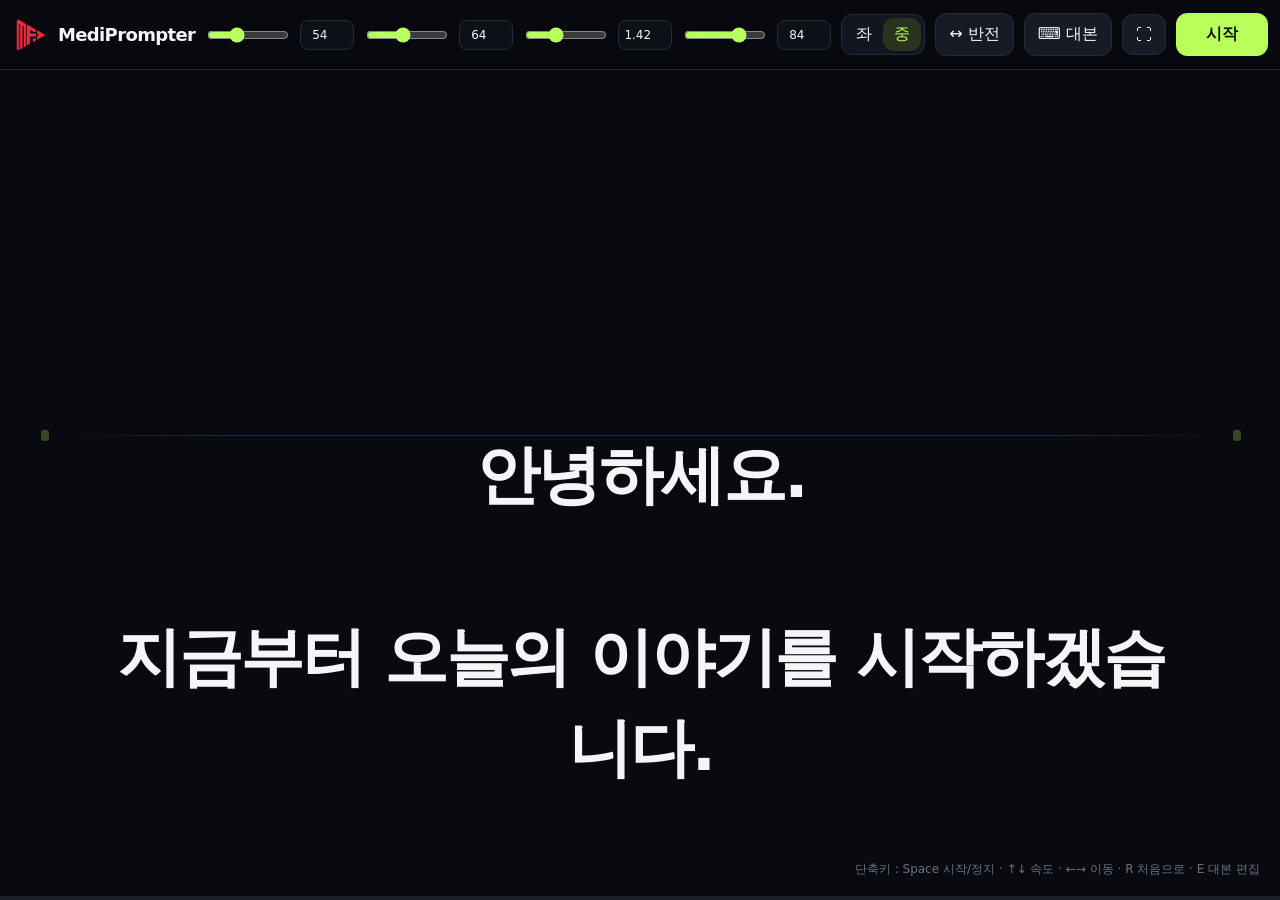
<file: archive/teleprompter-ver10.html>
<!doctype html>
<html lang="ko">
<head>
  <meta charset="utf-8">
  <meta name="viewport" content="width=device-width, initial-scale=1">
  <title>MediPrompter — 텔레프롬프터</title>
  <style>
    :root { --bg:#080a0f; --panel:#11141c; --line:#262b38; --text:#f4f5f7; --muted:#9097a6; --accent:#b8ff5c; --accent2:#74e7ff; }
    * { box-sizing:border-box; }
    html, body { height:100%; margin:0; }
    body { overflow:hidden; background:var(--bg); color:var(--text); font-family:Inter, Pretendard, "Noto Sans KR", system-ui, sans-serif; }
    button, input, textarea { font:inherit; }
    button { color:inherit; }
    .app { height:100%; display:grid; grid-template-rows:auto 1fr; }
    header { height:70px; display:flex; align-items:center; gap:18px; padding:0 22px; background:rgba(8,10,15,.92); border-bottom:1px solid var(--line); z-index:10; backdrop-filter:blur(18px); }
    .brand { display:flex; align-items:center; gap:10px; margin-right:auto; font-weight:800; letter-spacing:-.04em; }
    .brand-logo { width:34px; height:34px; object-fit:contain; border-radius:9px; }
    .brand-name { font-size:18px; }
    .group { display:flex; align-items:center; gap:9px; }
    .label { flex:none; color:var(--muted); font-size:12px; font-weight:700; text-transform:uppercase; letter-spacing:.08em; white-space:nowrap; }
    input[type=range] { width:96px; accent-color:var(--accent); }
    .number-input { width:54px; padding:7px 5px; border:1px solid var(--line); border-radius:8px; outline:0; background:#0d1017; color:var(--text); text-align:center; font-size:12px; font-variant-numeric:tabular-nums; }
    .number-input:focus { border-color:var(--accent); box-shadow:0 0 0 2px rgba(184,255,92,.12); }
    .btn { border:1px solid var(--line); background:#171b25; border-radius:11px; padding:10px 13px; cursor:pointer; transition:.18s ease; white-space:nowrap; }
    .btn:hover { border-color:#3d4558; transform:translateY(-1px); }
    .btn.primary { border-color:var(--accent); background:var(--accent); color:#11150b; font-weight:800; min-width:92px; }
    .btn.active { color:var(--accent); border-color:#607c42; }
    .segmented { display:flex; padding:3px; border:1px solid var(--line); border-radius:11px; background:#121620; }
    .segmented .btn { min-width:38px; padding:6px 9px; border:0; background:transparent; }
    .segmented .btn.active { background:#29331e; color:var(--accent); }
    .stage { position:relative; overflow:hidden; cursor:pointer; }
    .script-wrap { position:absolute; inset:0; overflow-y:auto; scrollbar-width:none; scroll-behavior:auto; }
    .script-wrap::-webkit-scrollbar { display:none; }
    .script { width:min(1080px, 84vw); margin:0 auto; padding:40vh 0 60vh; font-size:64px; line-height:1.42; font-weight:720; letter-spacing:-.035em; white-space:pre-wrap; text-align:center; text-wrap:pretty; }
    .inline-edit .script { cursor:text; outline:1px dashed rgba(184,255,92,.45); outline-offset:20px; border-radius:8px; }
    .inline-edit .script:focus { outline-color:var(--accent); }
    .inline-edit .focus { pointer-events:none; opacity:.18; }
    .focus { pointer-events:none; position:absolute; left:0; right:0; top:44%; height:1px; background:linear-gradient(90deg,transparent 4%,rgba(184,255,92,.7) 18%,rgba(184,255,92,.7) 82%,transparent 96%); box-shadow:0 0 28px rgba(184,255,92,.2); opacity:.6; }
    .focus:before, .focus:after { content:""; position:absolute; top:-5px; width:8px; height:11px; background:var(--accent); border-radius:3px; }
    .focus:before { left:3.2%; } .focus:after { right:3.2%; }
    .fade { display:none; }
    .progress { position:absolute; left:0; right:0; bottom:0; height:4px; background:#1a1f29; z-index:5; }
    .progress > div { height:100%; width:0; background:linear-gradient(90deg,var(--accent),var(--accent2)); }
    .hint { position:absolute; right:22px; bottom:22px; color:#687080; font-size:12px; z-index:6; }
    .countdown { position:fixed; inset:0; z-index:30; display:grid; place-items:center; background:rgba(8,10,15,.72); font-size:min(30vw,280px); font-weight:900; color:var(--accent); }
    .countdown[hidden] { display:none; }
    .mirror-x .script { transform:scaleX(-1); }
    .mirror-y .script { transform:scaleY(-1); }
    .paused .focus { opacity:.25; }
    @media (max-width:1350px) { header { gap:10px; padding-inline:14px; } .label { display:none; } input[type=range] { width:82px; } }
    @media (max-width:1050px) { header { height:auto; min-height:64px; flex-wrap:wrap; padding:12px; } .brand-name { display:none; } .hint { display:none; } }
    @media (max-width:850px) { input[type=range] { width:74px; } .script { width:88vw; font-size:48px; } }
  </style>
</head>
<body class="paused">
  <main class="app">
    <header>
      <div class="brand"><img class="brand-logo" src="[data-uri]" alt="MediPrompter 로고"><span class="brand-name">MediPrompter</span></div>
      <div class="group"><span class="label">속도</span><input id="speed" aria-label="스크롤 속도 슬라이더" type="range" min="1" max="160" step="1" value="54"><input class="number-input" id="speedNumber" aria-label="스크롤 속도 숫자" type="number" min="1" max="160" step="1" value="54"></div>
      <div class="group"><span class="label">글자</span><input id="fontSize" aria-label="글자 크기 슬라이더" type="range" min="28" max="110" step="1" value="64"><input class="number-input" id="fontNumber" aria-label="글자 크기 숫자" type="number" min="28" max="110" step="1" value="64"></div>
      <div class="group"><span class="label">행간</span><input id="lineHeight" aria-label="행간 슬라이더" type="range" min="100" max="220" step="1" value="142"><input class="number-input" id="lineNumber" aria-label="행간 숫자" type="number" min="1" max="2.2" step="0.01" value="1.42"></div>
      <div class="group"><span class="label">너비</span><input id="scriptWidth" aria-label="대본 너비 슬라이더" type="range" min="50" max="98" step="1" value="84"><input class="number-input" id="widthNumber" aria-label="대본 너비 숫자" type="number" min="50" max="98" step="1" value="84"></div>
      <div class="segmented" aria-label="글자 정렬">
        <button class="btn" id="alignLeft" title="왼쪽 정렬" aria-label="왼쪽 정렬" aria-pressed="false">좌</button>
        <button class="btn active" id="alignCenter" title="가운데 정렬" aria-label="가운데 정렬" aria-pressed="true">중</button>
      </div>
      <button class="btn" id="mirrorX" title="좌우 반전">↔ 반전</button>
      <button class="btn" id="inlineEditBtn">⌨ 대본</button>
      <button class="btn" id="fullBtn" title="전체 화면">⛶</button>
      <button class="btn primary" id="playBtn">시작</button>
    </header>
    <section class="stage" id="stage" aria-label="텔레프롬프터 화면">
      <div class="script-wrap" id="scroller"><div class="script" id="script" contenteditable="false" spellcheck="false"></div></div>
      <div class="fade"></div><div class="focus"></div>
      <div class="progress"><div id="progressBar"></div></div>
      <div class="hint">단축키 : Space 시작/정지 · ↑↓ 속도 · ←→ 이동 · R 처음으로 · E 대본 편집</div>
    </section>
  </main>

  <div class="countdown" id="countdown" hidden></div>

  <script>
    const $ = s => document.querySelector(s);
    const scroller=$('#scroller'), script=$('#script');
    const speed=$('#speed'), speedNumber=$('#speedNumber'), fontSize=$('#fontSize'), fontNumber=$('#fontNumber'), lineHeight=$('#lineHeight'), lineNumber=$('#lineNumber'), scriptWidth=$('#scriptWidth'), widthNumber=$('#widthNumber'), playBtn=$('#playBtn');
    const sample=`안녕하세요.\n\n지금부터 오늘의 이야기를 시작하겠습니다.\n\n이 화면은 카메라를 바라보면서도\n자연스럽게 대본을 읽을 수 있도록 만든\n간단한 텔레프롬프터입니다.\n\n상단에서 속도와 글자 크기를 조절하고,\n스페이스바를 눌러 시작하거나 잠시 멈출 수 있습니다.\n\n이제 ‘대본’ 버튼을 눌러\n여러분의 원고로 바꿔보세요.`;
    const SCRIPT_KEY='mediprompter-script', SETTINGS_KEY='mediprompter-settings';
    let playing=false, last=0, raf=0, scrollPosition=0, countdownActive=false, inlineEditing=false;
    let draft=(localStorage.getItem(SCRIPT_KEY) || localStorage.getItem('flowcue-script') || sample).replaceAll('i상단에서 속도','상단에서 속도');
    let settings={align:'center',lineHeight:1.42,width:84};
    try { settings={...settings,...JSON.parse(localStorage.getItem(SETTINGS_KEY)||localStorage.getItem('flowcue-settings')||'{}')}; } catch {}

    function setScript(text){ draft=text.trim() || sample; script.textContent=draft; localStorage.setItem(SCRIPT_KEY,draft); reset(); }
    function clamp(value,min,max){ return Math.min(max,Math.max(min,value)); }
    function setSpeed(value){ const raw=Number(value); if(!Number.isFinite(raw)) return; const next=clamp(Math.round(raw),1,160); speed.value=next; speedNumber.value=next; }
    function setFontSize(value){ const raw=Number(value); if(!Number.isFinite(raw)) return; const next=clamp(Math.round(raw),28,110); fontSize.value=next; fontNumber.value=next; script.style.fontSize=next+'px'; }
    function setLineHeight(value){ const raw=Number(value); if(!Number.isFinite(raw)) return; const next=clamp(Math.round(raw*100)/100,1,2.2); settings.lineHeight=next; lineHeight.value=Math.round(next*100); lineNumber.value=next.toFixed(2); script.style.lineHeight=next; saveSettings(); }
    function setScriptWidth(value){ const raw=Number(value); if(!Number.isFinite(raw)) return; const next=clamp(Math.round(raw),50,98); settings.width=next; scriptWidth.value=next; widthNumber.value=next; script.style.width=next+'vw'; saveSettings(); }
    function bindNumber(field,setter,fallback){
      let timer;
      const apply=()=>{ clearTimeout(timer); field.value===''?setter(fallback()):setter(field.value); };
      field.addEventListener('input',()=>{ clearTimeout(timer); if(field.value!=='') timer=setTimeout(()=>setter(field.value),350); });
      field.addEventListener('change',apply);
      field.addEventListener('keydown',e=>{ if(e.key==='Enter'){ e.preventDefault(); apply(); field.blur(); } });
    }
    function saveSettings(){ localStorage.setItem(SETTINGS_KEY,JSON.stringify(settings)); }
    function setAlign(value){
      settings.align=value; script.style.textAlign=value; saveSettings();
      $('#alignLeft').classList.toggle('active',value==='left');
      $('#alignCenter').classList.toggle('active',value==='center');
      $('#alignLeft').setAttribute('aria-pressed',String(value==='left'));
      $('#alignCenter').setAttribute('aria-pressed',String(value==='center'));
    }
    function setInlineEdit(on){
      inlineEditing=on; pause();
      script.contentEditable=String(on); document.body.classList.toggle('inline-edit',on);
      $('#inlineEditBtn').classList.toggle('active',on);
      $('#inlineEditBtn').textContent=on?'✓ 편집 완료':'⌨ 대본';
      if(on){ script.focus(); }
      else { draft=script.innerText.trim()||sample; script.textContent=draft; localStorage.setItem(SCRIPT_KEY,draft); script.blur(); }
    }
    function reset(){ playing=false; playBtn.textContent='시작'; document.body.classList.add('paused'); scrollPosition=0; scroller.scrollTop=0; updateProgress(); cancelAnimationFrame(raf); }
    function updateProgress(){ const max=scroller.scrollHeight-scroller.clientHeight; $('#progressBar').style.width=(max ? scroller.scrollTop/max*100 : 0)+'%'; }
    function loop(t){ if(!playing) return; if(!last) last=t; const dt=Math.min(40,t-last); last=t; scrollPosition += Number(speed.value)*dt/1000; scroller.scrollTop=scrollPosition; updateProgress(); if(scrollPosition >= scroller.scrollHeight-scroller.clientHeight-2) reset(); else raf=requestAnimationFrame(loop); }
    function pause(){ playing=false; playBtn.textContent='계속'; document.body.classList.add('paused'); cancelAnimationFrame(raf); }
    async function start(withCountdown=false){
      if(countdownActive) return;
      if(withCountdown && scroller.scrollTop<2){ countdownActive=true; const box=$('#countdown'); box.hidden=false; for(const n of [3,2,1]){ box.textContent=n; await new Promise(r=>setTimeout(r,650)); } box.hidden=true; countdownActive=false; }
      scrollPosition=scroller.scrollTop; playing=true; last=0; playBtn.textContent='정지'; document.body.classList.remove('paused'); raf=requestAnimationFrame(loop);
    }
    function toggle(countdown=false){ playing ? pause() : start(countdown); }
    playBtn.addEventListener('click',()=>toggle(true));
    $('#stage').addEventListener('click',()=>{ if(!inlineEditing) toggle(false); });
    $('#inlineEditBtn').addEventListener('click',()=>setInlineEdit(!inlineEditing));
    speed.addEventListener('input',()=>setSpeed(speed.value));
    fontSize.addEventListener('input',()=>setFontSize(fontSize.value));
    lineHeight.addEventListener('input',()=>setLineHeight(Number(lineHeight.value)/100));
    scriptWidth.addEventListener('input',()=>setScriptWidth(scriptWidth.value));
    bindNumber(speedNumber,setSpeed,()=>speed.value);
    bindNumber(fontNumber,setFontSize,()=>fontSize.value);
    bindNumber(lineNumber,setLineHeight,()=>Number(lineHeight.value)/100);
    bindNumber(widthNumber,setScriptWidth,()=>scriptWidth.value);
    $('#alignLeft').addEventListener('click',()=>setAlign('left'));
    $('#alignCenter').addEventListener('click',()=>setAlign('center'));
    $('#mirrorX').addEventListener('click',e=>{ document.body.classList.toggle('mirror-x'); e.currentTarget.classList.toggle('active'); });
    $('#fullBtn').addEventListener('click',()=>document.fullscreenElement ? document.exitFullscreen() : document.documentElement.requestFullscreen());
    scroller.addEventListener('scroll',()=>{ if(!playing) scrollPosition=scroller.scrollTop; updateProgress(); },{passive:true});
    script.addEventListener('input',()=>{ if(inlineEditing){ draft=script.innerText; localStorage.setItem(SCRIPT_KEY,draft); } });
    document.addEventListener('keydown',e=>{
      if(inlineEditing){ if(e.key==='Escape'||((e.ctrlKey||e.metaKey)&&e.key==='Enter')){ e.preventDefault(); setInlineEdit(false); } return; }
      if(e.code==='Space'){ e.preventDefault(); toggle(false); }
      else if(e.key==='ArrowUp'){ e.preventDefault(); speed.value=Math.min(160,+speed.value+(e.shiftKey?5:1)); speed.dispatchEvent(new Event('input')); }
      else if(e.key==='ArrowDown'){ e.preventDefault(); speed.value=Math.max(1,+speed.value-(e.shiftKey?5:1)); speed.dispatchEvent(new Event('input')); }
      else if(e.key==='ArrowLeft'||e.key==='ArrowRight'){
        e.preventDefault();
        const direction=e.key==='ArrowLeft'?-1:1;
        const amount=e.shiftKey?220:80;
        scroller.scrollTop += direction*amount;
        scrollPosition=scroller.scrollTop;
        updateProgress();
      }
      else if(e.key.toLowerCase()==='r') reset();
      else if(e.key.toLowerCase()==='e'){ e.preventDefault(); setInlineEdit(true); }
    });
    setSpeed(speed.value); setFontSize(fontSize.value); setLineHeight(settings.lineHeight); setScriptWidth(settings.width);
    setAlign(settings.align);
    setScript(draft);
  </script>
</body>
</html>
</file>
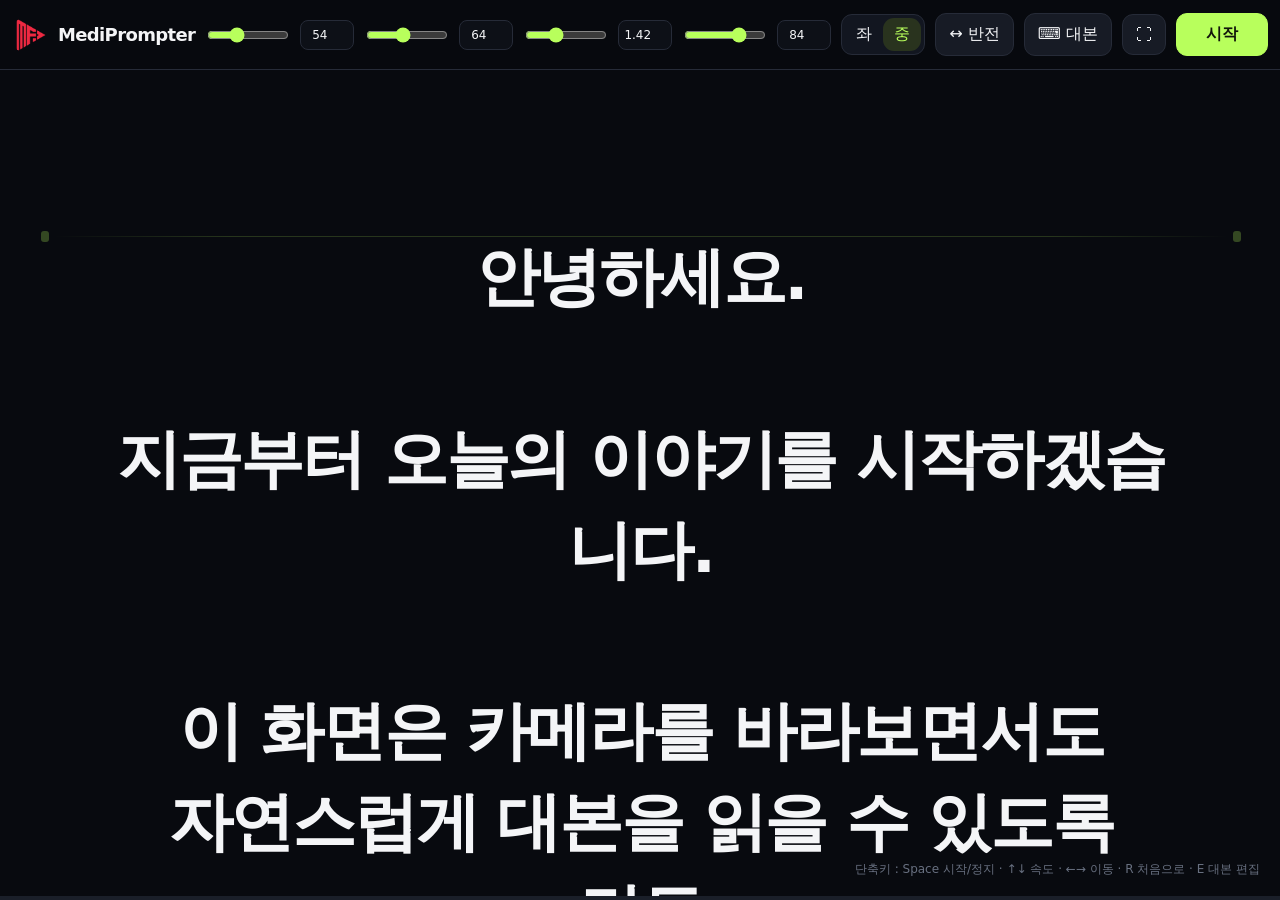
<file: archive/teleprompter-ver11.html>
<!doctype html>
<html lang="ko">
<head>
  <meta charset="utf-8">
  <meta name="viewport" content="width=device-width, initial-scale=1">
  <title>MediPrompter — 텔레프롬프터</title>
  <style>
    :root { --bg:#080a0f; --panel:#11141c; --line:#262b38; --text:#f4f5f7; --muted:#9097a6; --accent:#b8ff5c; --accent2:#74e7ff; }
    * { box-sizing:border-box; }
    html, body { height:100%; margin:0; }
    body { overflow:hidden; background:var(--bg); color:var(--text); font-family:Inter, Pretendard, "Noto Sans KR", system-ui, sans-serif; }
    button, input, textarea { font:inherit; }
    button { color:inherit; }
    .app { height:100%; display:grid; grid-template-rows:auto 1fr; }
    header { height:70px; display:flex; align-items:center; gap:18px; padding:0 22px; background:rgba(8,10,15,.92); border-bottom:1px solid var(--line); z-index:10; backdrop-filter:blur(18px); }
    .brand { display:flex; align-items:center; gap:10px; margin-right:auto; font-weight:800; letter-spacing:-.04em; }
    .brand-logo { width:34px; height:34px; object-fit:contain; border-radius:9px; }
    .brand-name { font-size:18px; }
    .group { display:flex; align-items:center; gap:9px; }
    .label { flex:none; color:var(--muted); font-size:12px; font-weight:700; text-transform:uppercase; letter-spacing:.08em; white-space:nowrap; }
    input[type=range] { width:96px; accent-color:var(--accent); }
    .number-input { width:54px; padding:7px 5px; border:1px solid var(--line); border-radius:8px; outline:0; background:#0d1017; color:var(--text); text-align:center; font-size:12px; font-variant-numeric:tabular-nums; }
    .number-input:focus { border-color:var(--accent); box-shadow:0 0 0 2px rgba(184,255,92,.12); }
    .btn { border:1px solid var(--line); background:#171b25; border-radius:11px; padding:10px 13px; cursor:pointer; transition:.18s ease; white-space:nowrap; }
    .btn:hover { border-color:#3d4558; transform:translateY(-1px); }
    .btn.primary { border-color:var(--accent); background:var(--accent); color:#11150b; font-weight:800; min-width:92px; }
    .btn.active { color:var(--accent); border-color:#607c42; }
    .segmented { display:flex; padding:3px; border:1px solid var(--line); border-radius:11px; background:#121620; }
    .segmented .btn { min-width:38px; padding:6px 9px; border:0; background:transparent; }
    .segmented .btn.active { background:#29331e; color:var(--accent); }
    .stage { position:relative; overflow:hidden; cursor:pointer; }
    .script-wrap { position:absolute; inset:0; overflow-y:auto; scrollbar-width:none; scroll-behavior:auto; }
    .script-wrap::-webkit-scrollbar { display:none; }
    .script { width:min(1080px, 84vw); margin:0 auto; padding:18vh 0 82vh; font-size:64px; line-height:1.42; font-weight:720; letter-spacing:-.035em; white-space:pre-wrap; text-align:center; text-wrap:pretty; }
    .inline-edit .script { cursor:text; outline:1px dashed rgba(184,255,92,.45); outline-offset:20px; border-radius:8px; }
    .inline-edit .script:focus { outline-color:var(--accent); }
    .inline-edit .focus { pointer-events:none; opacity:.18; }
    .focus { pointer-events:none; position:absolute; left:0; right:0; top:20%; height:1px; background:linear-gradient(90deg,transparent 4%,rgba(184,255,92,.7) 18%,rgba(184,255,92,.7) 82%,transparent 96%); box-shadow:0 0 28px rgba(184,255,92,.2); opacity:.6; }
    .focus:before, .focus:after { content:""; position:absolute; top:-5px; width:8px; height:11px; background:var(--accent); border-radius:3px; }
    .focus:before { left:3.2%; } .focus:after { right:3.2%; }
    .fade { display:none; }
    .progress { position:absolute; left:0; right:0; bottom:0; height:4px; background:#1a1f29; z-index:5; }
    .progress > div { height:100%; width:0; background:linear-gradient(90deg,var(--accent),var(--accent2)); }
    .hint { position:absolute; right:22px; bottom:22px; color:#687080; font-size:12px; z-index:6; }
    .countdown { position:fixed; inset:0; z-index:30; display:grid; place-items:center; background:rgba(8,10,15,.72); font-size:min(30vw,280px); font-weight:900; color:var(--accent); }
    .countdown[hidden] { display:none; }
    .mirror-x .script { transform:scaleX(-1); }
    .mirror-y .script { transform:scaleY(-1); }
    .paused .focus { opacity:.25; }
    @media (max-width:1350px) { header { gap:10px; padding-inline:14px; } .label { display:none; } input[type=range] { width:82px; } }
    @media (max-width:1050px) { header { height:auto; min-height:64px; flex-wrap:wrap; padding:12px; } .brand-name { display:none; } .hint { display:none; } }
    @media (max-width:850px) { input[type=range] { width:74px; } .script { width:88vw; font-size:48px; } }
  </style>
</head>
<body class="paused">
  <main class="app">
    <header>
      <div class="brand"><img class="brand-logo" src="[data-uri]" alt="MediPrompter 로고"><span class="brand-name">MediPrompter</span></div>
      <div class="group"><span class="label">속도</span><input id="speed" aria-label="스크롤 속도 슬라이더" type="range" min="1" max="160" step="1" value="54"><input class="number-input" id="speedNumber" aria-label="스크롤 속도 숫자" type="number" min="1" max="160" step="1" value="54"></div>
      <div class="group"><span class="label">글자</span><input id="fontSize" aria-label="글자 크기 슬라이더" type="range" min="28" max="110" step="1" value="64"><input class="number-input" id="fontNumber" aria-label="글자 크기 숫자" type="number" min="28" max="110" step="1" value="64"></div>
      <div class="group"><span class="label">행간</span><input id="lineHeight" aria-label="행간 슬라이더" type="range" min="100" max="220" step="1" value="142"><input class="number-input" id="lineNumber" aria-label="행간 숫자" type="number" min="1" max="2.2" step="0.01" value="1.42"></div>
      <div class="group"><span class="label">너비</span><input id="scriptWidth" aria-label="대본 너비 슬라이더" type="range" min="50" max="98" step="1" value="84"><input class="number-input" id="widthNumber" aria-label="대본 너비 숫자" type="number" min="50" max="98" step="1" value="84"></div>
      <div class="segmented" aria-label="글자 정렬">
        <button class="btn" id="alignLeft" title="왼쪽 정렬" aria-label="왼쪽 정렬" aria-pressed="false">좌</button>
        <button class="btn active" id="alignCenter" title="가운데 정렬" aria-label="가운데 정렬" aria-pressed="true">중</button>
      </div>
      <button class="btn" id="mirrorX" title="좌우 반전">↔ 반전</button>
      <button class="btn" id="inlineEditBtn">⌨ 대본</button>
      <button class="btn" id="fullBtn" title="전체 화면">⛶</button>
      <button class="btn primary" id="playBtn">시작</button>
    </header>
    <section class="stage" id="stage" aria-label="텔레프롬프터 화면">
      <div class="script-wrap" id="scroller"><div class="script" id="script" contenteditable="false" spellcheck="false"></div></div>
      <div class="fade"></div><div class="focus"></div>
      <div class="progress"><div id="progressBar"></div></div>
      <div class="hint">단축키 : Space 시작/정지 · ↑↓ 속도 · ←→ 이동 · R 처음으로 · E 대본 편집</div>
    </section>
  </main>

  <div class="countdown" id="countdown" hidden></div>

  <script>
    const $ = s => document.querySelector(s);
    const scroller=$('#scroller'), script=$('#script');
    const speed=$('#speed'), speedNumber=$('#speedNumber'), fontSize=$('#fontSize'), fontNumber=$('#fontNumber'), lineHeight=$('#lineHeight'), lineNumber=$('#lineNumber'), scriptWidth=$('#scriptWidth'), widthNumber=$('#widthNumber'), playBtn=$('#playBtn');
    const sample=`안녕하세요.\n\n지금부터 오늘의 이야기를 시작하겠습니다.\n\n이 화면은 카메라를 바라보면서도\n자연스럽게 대본을 읽을 수 있도록 만든\n간단한 텔레프롬프터입니다.\n\n상단에서 속도와 글자 크기를 조절하고,\n스페이스바를 눌러 시작하거나 잠시 멈출 수 있습니다.\n\n이제 ‘대본’ 버튼을 눌러\n여러분의 원고로 바꿔보세요.`;
    const SCRIPT_KEY='mediprompter-script', SETTINGS_KEY='mediprompter-settings';
    let playing=false, last=0, raf=0, scrollPosition=0, countdownActive=false, inlineEditing=false;
    let draft=(localStorage.getItem(SCRIPT_KEY) || localStorage.getItem('flowcue-script') || sample).replaceAll('i상단에서 속도','상단에서 속도');
    let settings={align:'center',lineHeight:1.42,width:84};
    try { settings={...settings,...JSON.parse(localStorage.getItem(SETTINGS_KEY)||localStorage.getItem('flowcue-settings')||'{}')}; } catch {}

    function setScript(text){ draft=text.trim() || sample; script.textContent=draft; localStorage.setItem(SCRIPT_KEY,draft); reset(); }
    function clamp(value,min,max){ return Math.min(max,Math.max(min,value)); }
    function setSpeed(value){ const raw=Number(value); if(!Number.isFinite(raw)) return; const next=clamp(Math.round(raw),1,160); speed.value=next; speedNumber.value=next; }
    function setFontSize(value){ const raw=Number(value); if(!Number.isFinite(raw)) return; const next=clamp(Math.round(raw),28,110); fontSize.value=next; fontNumber.value=next; script.style.fontSize=next+'px'; }
    function setLineHeight(value){ const raw=Number(value); if(!Number.isFinite(raw)) return; const next=clamp(Math.round(raw*100)/100,1,2.2); settings.lineHeight=next; lineHeight.value=Math.round(next*100); lineNumber.value=next.toFixed(2); script.style.lineHeight=next; saveSettings(); }
    function setScriptWidth(value){ const raw=Number(value); if(!Number.isFinite(raw)) return; const next=clamp(Math.round(raw),50,98); settings.width=next; scriptWidth.value=next; widthNumber.value=next; script.style.width=next+'vw'; saveSettings(); }
    function bindNumber(field,setter,fallback){
      let timer;
      const apply=()=>{ clearTimeout(timer); field.value===''?setter(fallback()):setter(field.value); };
      field.addEventListener('input',()=>{ clearTimeout(timer); if(field.value!=='') timer=setTimeout(()=>setter(field.value),350); });
      field.addEventListener('change',apply);
      field.addEventListener('keydown',e=>{ if(e.key==='Enter'){ e.preventDefault(); apply(); field.blur(); } });
    }
    function saveSettings(){ localStorage.setItem(SETTINGS_KEY,JSON.stringify(settings)); }
    function setAlign(value){
      settings.align=value; script.style.textAlign=value; saveSettings();
      $('#alignLeft').classList.toggle('active',value==='left');
      $('#alignCenter').classList.toggle('active',value==='center');
      $('#alignLeft').setAttribute('aria-pressed',String(value==='left'));
      $('#alignCenter').setAttribute('aria-pressed',String(value==='center'));
    }
    function setInlineEdit(on){
      inlineEditing=on; pause();
      script.contentEditable=String(on); document.body.classList.toggle('inline-edit',on);
      $('#inlineEditBtn').classList.toggle('active',on);
      $('#inlineEditBtn').textContent=on?'✓ 편집 완료':'⌨ 대본';
      if(on){ script.focus(); }
      else { draft=script.innerText.trim()||sample; script.textContent=draft; localStorage.setItem(SCRIPT_KEY,draft); script.blur(); }
    }
    function reset(){ playing=false; playBtn.textContent='시작'; document.body.classList.add('paused'); scrollPosition=0; scroller.scrollTop=0; updateProgress(); cancelAnimationFrame(raf); }
    function updateProgress(){ const max=scroller.scrollHeight-scroller.clientHeight; $('#progressBar').style.width=(max ? scroller.scrollTop/max*100 : 0)+'%'; }
    function loop(t){ if(!playing) return; if(!last) last=t; const dt=Math.min(40,t-last); last=t; scrollPosition += Number(speed.value)*dt/1000; scroller.scrollTop=scrollPosition; updateProgress(); if(scrollPosition >= scroller.scrollHeight-scroller.clientHeight-2) reset(); else raf=requestAnimationFrame(loop); }
    function pause(){ playing=false; playBtn.textContent='계속'; document.body.classList.add('paused'); cancelAnimationFrame(raf); }
    async function start(withCountdown=false){
      if(countdownActive) return;
      if(withCountdown && scroller.scrollTop<2){ countdownActive=true; const box=$('#countdown'); box.hidden=false; for(const n of [3,2,1]){ box.textContent=n; await new Promise(r=>setTimeout(r,650)); } box.hidden=true; countdownActive=false; }
      scrollPosition=scroller.scrollTop; playing=true; last=0; playBtn.textContent='정지'; document.body.classList.remove('paused'); raf=requestAnimationFrame(loop);
    }
    function toggle(countdown=false){ playing ? pause() : start(countdown); }
    playBtn.addEventListener('click',()=>toggle(true));
    $('#stage').addEventListener('click',()=>{ if(!inlineEditing) toggle(false); });
    $('#inlineEditBtn').addEventListener('click',()=>setInlineEdit(!inlineEditing));
    speed.addEventListener('input',()=>setSpeed(speed.value));
    fontSize.addEventListener('input',()=>setFontSize(fontSize.value));
    lineHeight.addEventListener('input',()=>setLineHeight(Number(lineHeight.value)/100));
    scriptWidth.addEventListener('input',()=>setScriptWidth(scriptWidth.value));
    bindNumber(speedNumber,setSpeed,()=>speed.value);
    bindNumber(fontNumber,setFontSize,()=>fontSize.value);
    bindNumber(lineNumber,setLineHeight,()=>Number(lineHeight.value)/100);
    bindNumber(widthNumber,setScriptWidth,()=>scriptWidth.value);
    $('#alignLeft').addEventListener('click',()=>setAlign('left'));
    $('#alignCenter').addEventListener('click',()=>setAlign('center'));
    $('#mirrorX').addEventListener('click',e=>{ document.body.classList.toggle('mirror-x'); e.currentTarget.classList.toggle('active'); });
    $('#fullBtn').addEventListener('click',()=>document.fullscreenElement ? document.exitFullscreen() : document.documentElement.requestFullscreen());
    scroller.addEventListener('scroll',()=>{ if(!playing) scrollPosition=scroller.scrollTop; updateProgress(); },{passive:true});
    script.addEventListener('input',()=>{ if(inlineEditing){ draft=script.innerText; localStorage.setItem(SCRIPT_KEY,draft); } });
    document.addEventListener('keydown',e=>{
      if(inlineEditing){ if(e.key==='Escape'||((e.ctrlKey||e.metaKey)&&e.key==='Enter')){ e.preventDefault(); setInlineEdit(false); } return; }
      if(e.code==='Space'){ e.preventDefault(); toggle(false); }
      else if(e.key==='ArrowUp'){ e.preventDefault(); speed.value=Math.min(160,+speed.value+(e.shiftKey?5:1)); speed.dispatchEvent(new Event('input')); }
      else if(e.key==='ArrowDown'){ e.preventDefault(); speed.value=Math.max(1,+speed.value-(e.shiftKey?5:1)); speed.dispatchEvent(new Event('input')); }
      else if(e.key==='ArrowLeft'||e.key==='ArrowRight'){
        e.preventDefault();
        const direction=e.key==='ArrowLeft'?-1:1;
        const amount=e.shiftKey?220:80;
        scroller.scrollTop += direction*amount;
        scrollPosition=scroller.scrollTop;
        updateProgress();
      }
      else if(e.key.toLowerCase()==='r') reset();
      else if(e.key.toLowerCase()==='e'){ e.preventDefault(); setInlineEdit(true); }
    });
    setSpeed(speed.value); setFontSize(fontSize.value); setLineHeight(settings.lineHeight); setScriptWidth(settings.width);
    setAlign(settings.align);
    setScript(draft);
  </script>
</body>
</html>
</file>
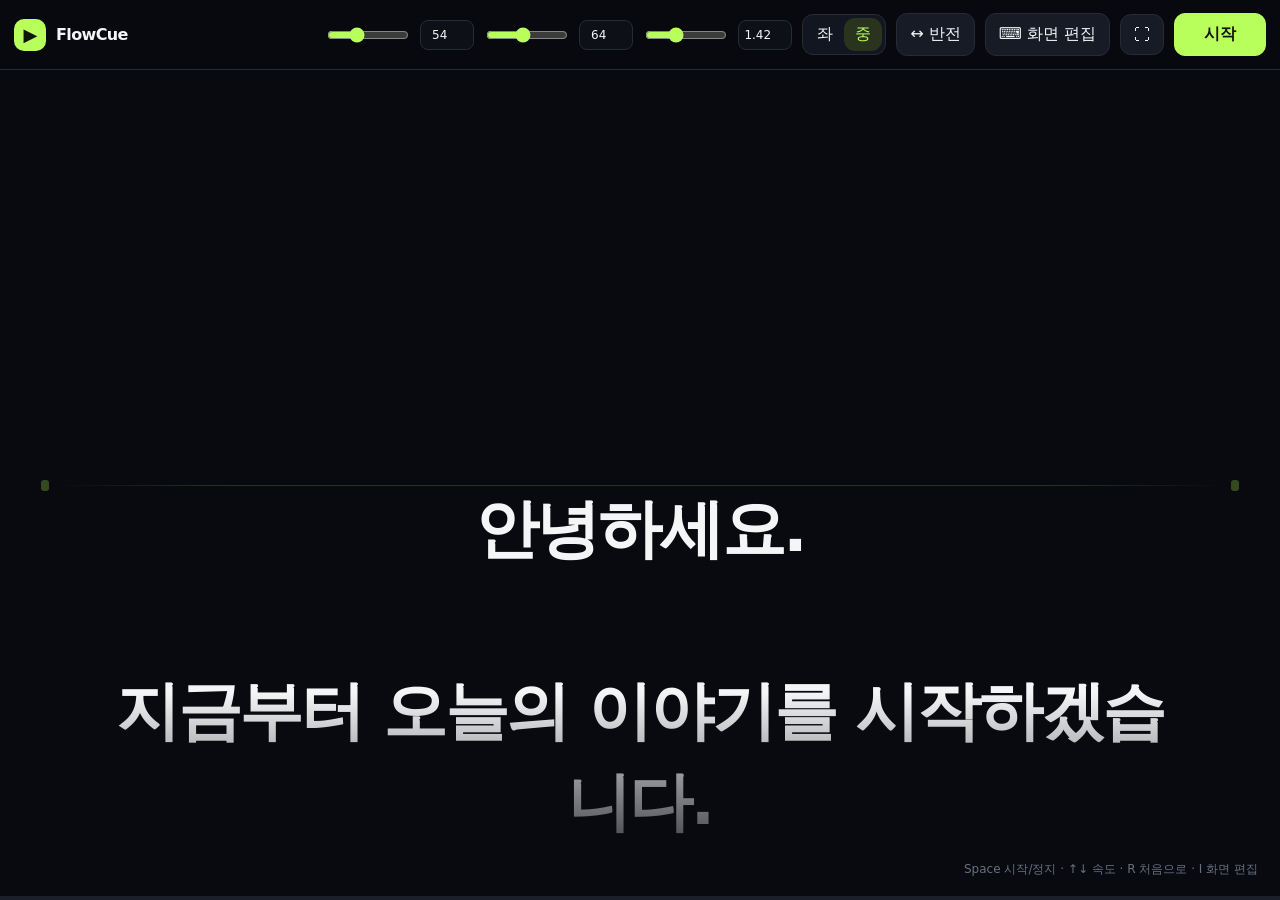
<file: archive/teleprompter-ver2.html>
<!doctype html>
<html lang="ko">
<head>
  <meta charset="utf-8">
  <meta name="viewport" content="width=device-width, initial-scale=1">
  <title>FlowCue — 텔레프롬프터</title>
  <style>
    :root { --bg:#080a0f; --panel:#11141c; --line:#262b38; --text:#f4f5f7; --muted:#9097a6; --accent:#b8ff5c; --accent2:#74e7ff; }
    * { box-sizing:border-box; }
    html, body { height:100%; margin:0; }
    body { overflow:hidden; background:var(--bg); color:var(--text); font-family:Inter, Pretendard, "Noto Sans KR", system-ui, sans-serif; }
    button, input, textarea { font:inherit; }
    button { color:inherit; }
    .app { height:100%; display:grid; grid-template-rows:auto 1fr; }
    header { height:70px; display:flex; align-items:center; gap:18px; padding:0 22px; background:rgba(8,10,15,.92); border-bottom:1px solid var(--line); z-index:10; backdrop-filter:blur(18px); }
    .brand { display:flex; align-items:center; gap:10px; margin-right:auto; font-weight:800; letter-spacing:-.04em; }
    .mark { width:32px; height:32px; display:grid; place-items:center; border-radius:10px; background:var(--accent); color:#10130a; font-size:18px; }
    .group { display:flex; align-items:center; gap:9px; }
    .label { flex:none; color:var(--muted); font-size:12px; font-weight:700; text-transform:uppercase; letter-spacing:.08em; white-space:nowrap; }
    input[type=range] { width:96px; accent-color:var(--accent); }
    .number-input { width:54px; padding:7px 5px; border:1px solid var(--line); border-radius:8px; outline:0; background:#0d1017; color:var(--text); text-align:center; font-size:12px; font-variant-numeric:tabular-nums; }
    .number-input:focus { border-color:var(--accent); box-shadow:0 0 0 2px rgba(184,255,92,.12); }
    .btn { border:1px solid var(--line); background:#171b25; border-radius:11px; padding:10px 13px; cursor:pointer; transition:.18s ease; white-space:nowrap; }
    .btn:hover { border-color:#3d4558; transform:translateY(-1px); }
    .btn.primary { border-color:var(--accent); background:var(--accent); color:#11150b; font-weight:800; min-width:92px; }
    .btn.active { color:var(--accent); border-color:#607c42; }
    .segmented { display:flex; padding:3px; border:1px solid var(--line); border-radius:11px; background:#121620; }
    .segmented .btn { min-width:38px; padding:6px 9px; border:0; background:transparent; }
    .segmented .btn.active { background:#29331e; color:var(--accent); }
    .stage { position:relative; overflow:hidden; cursor:pointer; }
    .script-wrap { position:absolute; inset:0; overflow-y:auto; scrollbar-width:none; scroll-behavior:auto; }
    .script-wrap::-webkit-scrollbar { display:none; }
    .script { width:min(1080px, 84vw); margin:0 auto; padding:46vh 0 54vh; font-size:64px; line-height:1.42; font-weight:720; letter-spacing:-.035em; white-space:pre-wrap; text-align:center; text-wrap:pretty; }
    .inline-edit .script { cursor:text; outline:1px dashed rgba(184,255,92,.45); outline-offset:20px; border-radius:8px; }
    .inline-edit .script:focus { outline-color:var(--accent); }
    .inline-edit .fade, .inline-edit .focus { pointer-events:none; opacity:.18; }
    .focus { pointer-events:none; position:absolute; left:0; right:0; top:50%; height:1px; background:linear-gradient(90deg,transparent 4%,rgba(184,255,92,.7) 18%,rgba(184,255,92,.7) 82%,transparent 96%); box-shadow:0 0 28px rgba(184,255,92,.2); opacity:.6; }
    .focus:before, .focus:after { content:""; position:absolute; top:-5px; width:8px; height:11px; background:var(--accent); border-radius:3px; }
    .focus:before { left:3.2%; } .focus:after { right:3.2%; }
    .fade { pointer-events:none; position:absolute; inset:0; background:linear-gradient(#080a0f 0,transparent 25%,transparent 75%,#080a0f 100%); }
    .progress { position:absolute; left:0; right:0; bottom:0; height:4px; background:#1a1f29; z-index:5; }
    .progress > div { height:100%; width:0; background:linear-gradient(90deg,var(--accent),var(--accent2)); }
    .hint { position:absolute; right:22px; bottom:22px; color:#687080; font-size:12px; z-index:6; }
    .countdown { position:fixed; inset:0; z-index:30; display:grid; place-items:center; background:rgba(8,10,15,.72); font-size:min(30vw,280px); font-weight:900; color:var(--accent); }
    .countdown[hidden] { display:none; }
    .mirror-x .script { transform:scaleX(-1); }
    .mirror-y .script { transform:scaleY(-1); }
    .paused .focus { opacity:.25; }
    @media (max-width:1350px) { header { gap:10px; padding-inline:14px; } .label { display:none; } input[type=range] { width:82px; } }
    @media (max-width:1050px) { header { height:auto; min-height:64px; flex-wrap:wrap; padding:12px; } .brand span:last-child { display:none; } .hint { display:none; } }
    @media (max-width:850px) { input[type=range] { width:74px; } .script { width:88vw; font-size:48px; } }
  </style>
</head>
<body class="paused">
  <main class="app">
    <header>
      <div class="brand"><span class="mark">▶</span><span>FlowCue</span></div>
      <div class="group"><span class="label">속도</span><input id="speed" aria-label="스크롤 속도 슬라이더" type="range" min="1" max="160" step="1" value="54"><input class="number-input" id="speedNumber" aria-label="스크롤 속도 숫자" type="number" min="1" max="160" step="1" value="54"></div>
      <div class="group"><span class="label">글자</span><input id="fontSize" aria-label="글자 크기 슬라이더" type="range" min="28" max="110" step="1" value="64"><input class="number-input" id="fontNumber" aria-label="글자 크기 숫자" type="number" min="28" max="110" step="1" value="64"></div>
      <div class="group"><span class="label">행간</span><input id="lineHeight" aria-label="행간 슬라이더" type="range" min="100" max="220" step="1" value="142"><input class="number-input" id="lineNumber" aria-label="행간 숫자" type="number" min="1" max="2.2" step="0.01" value="1.42"></div>
      <div class="segmented" aria-label="글자 정렬">
        <button class="btn" id="alignLeft" title="왼쪽 정렬" aria-label="왼쪽 정렬" aria-pressed="false">좌</button>
        <button class="btn active" id="alignCenter" title="가운데 정렬" aria-label="가운데 정렬" aria-pressed="true">중</button>
      </div>
      <button class="btn" id="mirrorX" title="좌우 반전">↔ 반전</button>
      <button class="btn" id="inlineEditBtn">⌨ 화면 편집</button>
      <button class="btn" id="fullBtn" title="전체 화면">⛶</button>
      <button class="btn primary" id="playBtn">시작</button>
    </header>
    <section class="stage" id="stage" aria-label="텔레프롬프터 화면">
      <div class="script-wrap" id="scroller"><div class="script" id="script" contenteditable="false" spellcheck="false"></div></div>
      <div class="fade"></div><div class="focus"></div>
      <div class="progress"><div id="progressBar"></div></div>
      <div class="hint">Space 시작/정지 · ↑↓ 속도 · R 처음으로 · I 화면 편집</div>
    </section>
  </main>

  <div class="countdown" id="countdown" hidden></div>

  <script>
    const $ = s => document.querySelector(s);
    const scroller=$('#scroller'), script=$('#script');
    const speed=$('#speed'), speedNumber=$('#speedNumber'), fontSize=$('#fontSize'), fontNumber=$('#fontNumber'), lineHeight=$('#lineHeight'), lineNumber=$('#lineNumber'), playBtn=$('#playBtn');
    const sample=`안녕하세요.\n\n지금부터 오늘의 이야기를 시작하겠습니다.\n\n이 화면은 카메라를 바라보면서도\n자연스럽게 대본을 읽을 수 있도록 만든\n간단한 텔레프롬프터입니다.\n\n상단에서 속도와 글자 크기를 조절하고,\n스페이스바를 눌러 시작하거나 잠시 멈출 수 있습니다.\n\n이제 ‘대본’ 버튼을 눌러\n여러분의 원고로 바꿔보세요.`;
    let playing=false, last=0, raf=0, scrollPosition=0, countdownActive=false, inlineEditing=false;
    let draft=localStorage.getItem('flowcue-script') || sample;
    let settings={align:'center',lineHeight:1.42};
    try { settings={...settings,...JSON.parse(localStorage.getItem('flowcue-settings')||'{}')}; } catch {}

    function setScript(text){ draft=text.trim() || sample; script.textContent=draft; localStorage.setItem('flowcue-script',draft); reset(); }
    function clamp(value,min,max){ return Math.min(max,Math.max(min,value)); }
    function setSpeed(value){ const raw=Number(value); if(!Number.isFinite(raw)) return; const next=clamp(Math.round(raw),1,160); speed.value=next; speedNumber.value=next; }
    function setFontSize(value){ const raw=Number(value); if(!Number.isFinite(raw)) return; const next=clamp(Math.round(raw),28,110); fontSize.value=next; fontNumber.value=next; script.style.fontSize=next+'px'; }
    function setLineHeight(value){ const raw=Number(value); if(!Number.isFinite(raw)) return; const next=clamp(Math.round(raw*100)/100,1,2.2); settings.lineHeight=next; lineHeight.value=Math.round(next*100); lineNumber.value=next.toFixed(2); script.style.lineHeight=next; saveSettings(); }
    function bindNumber(field,setter,fallback){
      let timer;
      const apply=()=>{ clearTimeout(timer); field.value===''?setter(fallback()):setter(field.value); };
      field.addEventListener('input',()=>{ clearTimeout(timer); if(field.value!=='') timer=setTimeout(()=>setter(field.value),350); });
      field.addEventListener('change',apply);
      field.addEventListener('keydown',e=>{ if(e.key==='Enter'){ e.preventDefault(); apply(); field.blur(); } });
    }
    function saveSettings(){ localStorage.setItem('flowcue-settings',JSON.stringify(settings)); }
    function setAlign(value){
      settings.align=value; script.style.textAlign=value; saveSettings();
      $('#alignLeft').classList.toggle('active',value==='left');
      $('#alignCenter').classList.toggle('active',value==='center');
      $('#alignLeft').setAttribute('aria-pressed',String(value==='left'));
      $('#alignCenter').setAttribute('aria-pressed',String(value==='center'));
    }
    function setInlineEdit(on){
      inlineEditing=on; pause();
      script.contentEditable=String(on); document.body.classList.toggle('inline-edit',on);
      $('#inlineEditBtn').classList.toggle('active',on);
      $('#inlineEditBtn').textContent=on?'✓ 편집 완료':'⌨ 화면 편집';
      if(on){ script.focus(); }
      else { draft=script.innerText.trim()||sample; script.textContent=draft; localStorage.setItem('flowcue-script',draft); script.blur(); }
    }
    function reset(){ playing=false; playBtn.textContent='시작'; document.body.classList.add('paused'); scrollPosition=0; scroller.scrollTop=0; updateProgress(); cancelAnimationFrame(raf); }
    function updateProgress(){ const max=scroller.scrollHeight-scroller.clientHeight; $('#progressBar').style.width=(max ? scroller.scrollTop/max*100 : 0)+'%'; }
    function loop(t){ if(!playing) return; if(!last) last=t; const dt=Math.min(40,t-last); last=t; scrollPosition += Number(speed.value)*dt/1000; scroller.scrollTop=scrollPosition; updateProgress(); if(scrollPosition >= scroller.scrollHeight-scroller.clientHeight-2) reset(); else raf=requestAnimationFrame(loop); }
    function pause(){ playing=false; playBtn.textContent='계속'; document.body.classList.add('paused'); cancelAnimationFrame(raf); }
    async function start(withCountdown=false){
      if(countdownActive) return;
      if(withCountdown && scroller.scrollTop<2){ countdownActive=true; const box=$('#countdown'); box.hidden=false; for(const n of [3,2,1]){ box.textContent=n; await new Promise(r=>setTimeout(r,650)); } box.hidden=true; countdownActive=false; }
      scrollPosition=scroller.scrollTop; playing=true; last=0; playBtn.textContent='정지'; document.body.classList.remove('paused'); raf=requestAnimationFrame(loop);
    }
    function toggle(countdown=false){ playing ? pause() : start(countdown); }
    playBtn.addEventListener('click',()=>toggle(true));
    $('#stage').addEventListener('click',()=>{ if(!inlineEditing) toggle(false); });
    $('#inlineEditBtn').addEventListener('click',()=>setInlineEdit(!inlineEditing));
    speed.addEventListener('input',()=>setSpeed(speed.value));
    fontSize.addEventListener('input',()=>setFontSize(fontSize.value));
    lineHeight.addEventListener('input',()=>setLineHeight(Number(lineHeight.value)/100));
    bindNumber(speedNumber,setSpeed,()=>speed.value);
    bindNumber(fontNumber,setFontSize,()=>fontSize.value);
    bindNumber(lineNumber,setLineHeight,()=>Number(lineHeight.value)/100);
    $('#alignLeft').addEventListener('click',()=>setAlign('left'));
    $('#alignCenter').addEventListener('click',()=>setAlign('center'));
    $('#mirrorX').addEventListener('click',e=>{ document.body.classList.toggle('mirror-x'); e.currentTarget.classList.toggle('active'); });
    $('#fullBtn').addEventListener('click',()=>document.fullscreenElement ? document.exitFullscreen() : document.documentElement.requestFullscreen());
    scroller.addEventListener('scroll',()=>{ if(!playing) scrollPosition=scroller.scrollTop; updateProgress(); },{passive:true});
    script.addEventListener('input',()=>{ if(inlineEditing){ draft=script.innerText; localStorage.setItem('flowcue-script',draft); } });
    document.addEventListener('keydown',e=>{
      if(inlineEditing){ if(e.key==='Escape'||((e.ctrlKey||e.metaKey)&&e.key==='Enter')){ e.preventDefault(); setInlineEdit(false); } return; }
      if(e.code==='Space'){ e.preventDefault(); toggle(false); }
      else if(e.key==='ArrowUp'){ e.preventDefault(); speed.value=Math.min(160,+speed.value+(e.shiftKey?5:1)); speed.dispatchEvent(new Event('input')); }
      else if(e.key==='ArrowDown'){ e.preventDefault(); speed.value=Math.max(1,+speed.value-(e.shiftKey?5:1)); speed.dispatchEvent(new Event('input')); }
      else if(e.key.toLowerCase()==='r') reset();
      else if(e.key.toLowerCase()==='i') setInlineEdit(true);
    });
    setSpeed(speed.value); setFontSize(fontSize.value); setLineHeight(settings.lineHeight);
    setAlign(settings.align);
    setScript(draft);
  </script>
</body>
</html>
</file>
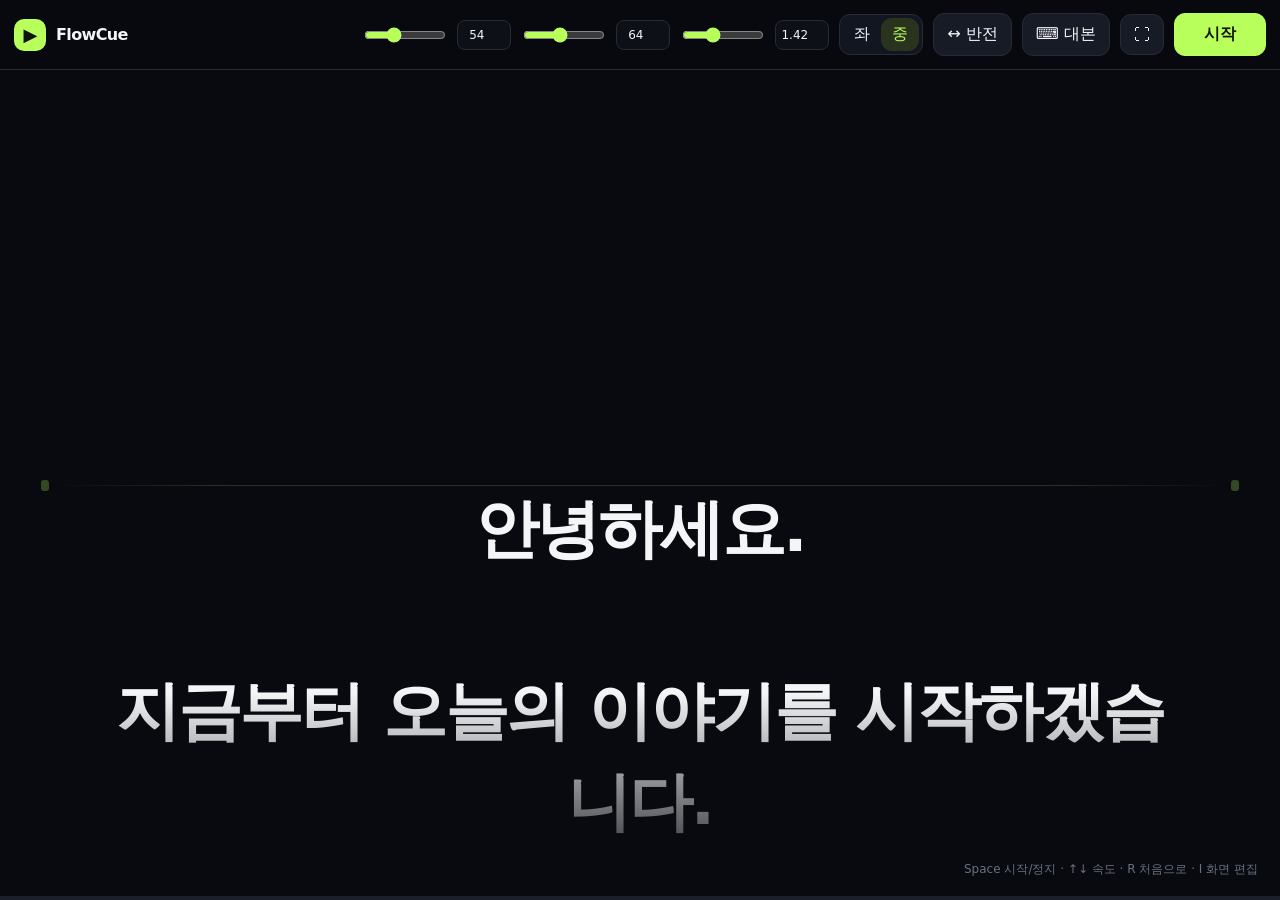
<file: archive/teleprompter-ver3.html>
<!doctype html>
<html lang="ko">
<head>
  <meta charset="utf-8">
  <meta name="viewport" content="width=device-width, initial-scale=1">
  <title>FlowCue — 텔레프롬프터</title>
  <style>
    :root { --bg:#080a0f; --panel:#11141c; --line:#262b38; --text:#f4f5f7; --muted:#9097a6; --accent:#b8ff5c; --accent2:#74e7ff; }
    * { box-sizing:border-box; }
    html, body { height:100%; margin:0; }
    body { overflow:hidden; background:var(--bg); color:var(--text); font-family:Inter, Pretendard, "Noto Sans KR", system-ui, sans-serif; }
    button, input, textarea { font:inherit; }
    button { color:inherit; }
    .app { height:100%; display:grid; grid-template-rows:auto 1fr; }
    header { height:70px; display:flex; align-items:center; gap:18px; padding:0 22px; background:rgba(8,10,15,.92); border-bottom:1px solid var(--line); z-index:10; backdrop-filter:blur(18px); }
    .brand { display:flex; align-items:center; gap:10px; margin-right:auto; font-weight:800; letter-spacing:-.04em; }
    .mark { width:32px; height:32px; display:grid; place-items:center; border-radius:10px; background:var(--accent); color:#10130a; font-size:18px; }
    .group { display:flex; align-items:center; gap:9px; }
    .label { flex:none; color:var(--muted); font-size:12px; font-weight:700; text-transform:uppercase; letter-spacing:.08em; white-space:nowrap; }
    input[type=range] { width:96px; accent-color:var(--accent); }
    .number-input { width:54px; padding:7px 5px; border:1px solid var(--line); border-radius:8px; outline:0; background:#0d1017; color:var(--text); text-align:center; font-size:12px; font-variant-numeric:tabular-nums; }
    .number-input:focus { border-color:var(--accent); box-shadow:0 0 0 2px rgba(184,255,92,.12); }
    .btn { border:1px solid var(--line); background:#171b25; border-radius:11px; padding:10px 13px; cursor:pointer; transition:.18s ease; white-space:nowrap; }
    .btn:hover { border-color:#3d4558; transform:translateY(-1px); }
    .btn.primary { border-color:var(--accent); background:var(--accent); color:#11150b; font-weight:800; min-width:92px; }
    .btn.active { color:var(--accent); border-color:#607c42; }
    .segmented { display:flex; padding:3px; border:1px solid var(--line); border-radius:11px; background:#121620; }
    .segmented .btn { min-width:38px; padding:6px 9px; border:0; background:transparent; }
    .segmented .btn.active { background:#29331e; color:var(--accent); }
    .stage { position:relative; overflow:hidden; cursor:pointer; }
    .script-wrap { position:absolute; inset:0; overflow-y:auto; scrollbar-width:none; scroll-behavior:auto; }
    .script-wrap::-webkit-scrollbar { display:none; }
    .script { width:min(1080px, 84vw); margin:0 auto; padding:46vh 0 54vh; font-size:64px; line-height:1.42; font-weight:720; letter-spacing:-.035em; white-space:pre-wrap; text-align:center; text-wrap:pretty; }
    .inline-edit .script { cursor:text; outline:1px dashed rgba(184,255,92,.45); outline-offset:20px; border-radius:8px; }
    .inline-edit .script:focus { outline-color:var(--accent); }
    .inline-edit .fade, .inline-edit .focus { pointer-events:none; opacity:.18; }
    .focus { pointer-events:none; position:absolute; left:0; right:0; top:50%; height:1px; background:linear-gradient(90deg,transparent 4%,rgba(184,255,92,.7) 18%,rgba(184,255,92,.7) 82%,transparent 96%); box-shadow:0 0 28px rgba(184,255,92,.2); opacity:.6; }
    .focus:before, .focus:after { content:""; position:absolute; top:-5px; width:8px; height:11px; background:var(--accent); border-radius:3px; }
    .focus:before { left:3.2%; } .focus:after { right:3.2%; }
    .fade { pointer-events:none; position:absolute; inset:0; background:linear-gradient(#080a0f 0,transparent 25%,transparent 75%,#080a0f 100%); }
    .progress { position:absolute; left:0; right:0; bottom:0; height:4px; background:#1a1f29; z-index:5; }
    .progress > div { height:100%; width:0; background:linear-gradient(90deg,var(--accent),var(--accent2)); }
    .hint { position:absolute; right:22px; bottom:22px; color:#687080; font-size:12px; z-index:6; }
    .countdown { position:fixed; inset:0; z-index:30; display:grid; place-items:center; background:rgba(8,10,15,.72); font-size:min(30vw,280px); font-weight:900; color:var(--accent); }
    .countdown[hidden] { display:none; }
    .mirror-x .script { transform:scaleX(-1); }
    .mirror-y .script { transform:scaleY(-1); }
    .paused .focus { opacity:.25; }
    @media (max-width:1350px) { header { gap:10px; padding-inline:14px; } .label { display:none; } input[type=range] { width:82px; } }
    @media (max-width:1050px) { header { height:auto; min-height:64px; flex-wrap:wrap; padding:12px; } .brand span:last-child { display:none; } .hint { display:none; } }
    @media (max-width:850px) { input[type=range] { width:74px; } .script { width:88vw; font-size:48px; } }
  </style>
</head>
<body class="paused">
  <main class="app">
    <header>
      <div class="brand"><span class="mark">▶</span><span>FlowCue</span></div>
      <div class="group"><span class="label">속도</span><input id="speed" aria-label="스크롤 속도 슬라이더" type="range" min="1" max="160" step="1" value="54"><input class="number-input" id="speedNumber" aria-label="스크롤 속도 숫자" type="number" min="1" max="160" step="1" value="54"></div>
      <div class="group"><span class="label">글자</span><input id="fontSize" aria-label="글자 크기 슬라이더" type="range" min="28" max="110" step="1" value="64"><input class="number-input" id="fontNumber" aria-label="글자 크기 숫자" type="number" min="28" max="110" step="1" value="64"></div>
      <div class="group"><span class="label">행간</span><input id="lineHeight" aria-label="행간 슬라이더" type="range" min="100" max="220" step="1" value="142"><input class="number-input" id="lineNumber" aria-label="행간 숫자" type="number" min="1" max="2.2" step="0.01" value="1.42"></div>
      <div class="segmented" aria-label="글자 정렬">
        <button class="btn" id="alignLeft" title="왼쪽 정렬" aria-label="왼쪽 정렬" aria-pressed="false">좌</button>
        <button class="btn active" id="alignCenter" title="가운데 정렬" aria-label="가운데 정렬" aria-pressed="true">중</button>
      </div>
      <button class="btn" id="mirrorX" title="좌우 반전">↔ 반전</button>
      <button class="btn" id="inlineEditBtn">⌨ 대본</button>
      <button class="btn" id="fullBtn" title="전체 화면">⛶</button>
      <button class="btn primary" id="playBtn">시작</button>
    </header>
    <section class="stage" id="stage" aria-label="텔레프롬프터 화면">
      <div class="script-wrap" id="scroller"><div class="script" id="script" contenteditable="false" spellcheck="false"></div></div>
      <div class="fade"></div><div class="focus"></div>
      <div class="progress"><div id="progressBar"></div></div>
      <div class="hint">Space 시작/정지 · ↑↓ 속도 · R 처음으로 · I 화면 편집</div>
    </section>
  </main>

  <div class="countdown" id="countdown" hidden></div>

  <script>
    const $ = s => document.querySelector(s);
    const scroller=$('#scroller'), script=$('#script');
    const speed=$('#speed'), speedNumber=$('#speedNumber'), fontSize=$('#fontSize'), fontNumber=$('#fontNumber'), lineHeight=$('#lineHeight'), lineNumber=$('#lineNumber'), playBtn=$('#playBtn');
    const sample=`안녕하세요.\n\n지금부터 오늘의 이야기를 시작하겠습니다.\n\n이 화면은 카메라를 바라보면서도\n자연스럽게 대본을 읽을 수 있도록 만든\n간단한 텔레프롬프터입니다.\n\n상단에서 속도와 글자 크기를 조절하고,\n스페이스바를 눌러 시작하거나 잠시 멈출 수 있습니다.\n\n이제 ‘대본’ 버튼을 눌러\n여러분의 원고로 바꿔보세요.`;
    let playing=false, last=0, raf=0, scrollPosition=0, countdownActive=false, inlineEditing=false;
    let draft=localStorage.getItem('flowcue-script') || sample;
    let settings={align:'center',lineHeight:1.42};
    try { settings={...settings,...JSON.parse(localStorage.getItem('flowcue-settings')||'{}')}; } catch {}

    function setScript(text){ draft=text.trim() || sample; script.textContent=draft; localStorage.setItem('flowcue-script',draft); reset(); }
    function clamp(value,min,max){ return Math.min(max,Math.max(min,value)); }
    function setSpeed(value){ const raw=Number(value); if(!Number.isFinite(raw)) return; const next=clamp(Math.round(raw),1,160); speed.value=next; speedNumber.value=next; }
    function setFontSize(value){ const raw=Number(value); if(!Number.isFinite(raw)) return; const next=clamp(Math.round(raw),28,110); fontSize.value=next; fontNumber.value=next; script.style.fontSize=next+'px'; }
    function setLineHeight(value){ const raw=Number(value); if(!Number.isFinite(raw)) return; const next=clamp(Math.round(raw*100)/100,1,2.2); settings.lineHeight=next; lineHeight.value=Math.round(next*100); lineNumber.value=next.toFixed(2); script.style.lineHeight=next; saveSettings(); }
    function bindNumber(field,setter,fallback){
      let timer;
      const apply=()=>{ clearTimeout(timer); field.value===''?setter(fallback()):setter(field.value); };
      field.addEventListener('input',()=>{ clearTimeout(timer); if(field.value!=='') timer=setTimeout(()=>setter(field.value),350); });
      field.addEventListener('change',apply);
      field.addEventListener('keydown',e=>{ if(e.key==='Enter'){ e.preventDefault(); apply(); field.blur(); } });
    }
    function saveSettings(){ localStorage.setItem('flowcue-settings',JSON.stringify(settings)); }
    function setAlign(value){
      settings.align=value; script.style.textAlign=value; saveSettings();
      $('#alignLeft').classList.toggle('active',value==='left');
      $('#alignCenter').classList.toggle('active',value==='center');
      $('#alignLeft').setAttribute('aria-pressed',String(value==='left'));
      $('#alignCenter').setAttribute('aria-pressed',String(value==='center'));
    }
    function setInlineEdit(on){
      inlineEditing=on; pause();
      script.contentEditable=String(on); document.body.classList.toggle('inline-edit',on);
      $('#inlineEditBtn').classList.toggle('active',on);
      $('#inlineEditBtn').textContent=on?'✓ 편집 완료':'⌨ 대본';
      if(on){ script.focus(); }
      else { draft=script.innerText.trim()||sample; script.textContent=draft; localStorage.setItem('flowcue-script',draft); script.blur(); }
    }
    function reset(){ playing=false; playBtn.textContent='시작'; document.body.classList.add('paused'); scrollPosition=0; scroller.scrollTop=0; updateProgress(); cancelAnimationFrame(raf); }
    function updateProgress(){ const max=scroller.scrollHeight-scroller.clientHeight; $('#progressBar').style.width=(max ? scroller.scrollTop/max*100 : 0)+'%'; }
    function loop(t){ if(!playing) return; if(!last) last=t; const dt=Math.min(40,t-last); last=t; scrollPosition += Number(speed.value)*dt/1000; scroller.scrollTop=scrollPosition; updateProgress(); if(scrollPosition >= scroller.scrollHeight-scroller.clientHeight-2) reset(); else raf=requestAnimationFrame(loop); }
    function pause(){ playing=false; playBtn.textContent='계속'; document.body.classList.add('paused'); cancelAnimationFrame(raf); }
    async function start(withCountdown=false){
      if(countdownActive) return;
      if(withCountdown && scroller.scrollTop<2){ countdownActive=true; const box=$('#countdown'); box.hidden=false; for(const n of [3,2,1]){ box.textContent=n; await new Promise(r=>setTimeout(r,650)); } box.hidden=true; countdownActive=false; }
      scrollPosition=scroller.scrollTop; playing=true; last=0; playBtn.textContent='정지'; document.body.classList.remove('paused'); raf=requestAnimationFrame(loop);
    }
    function toggle(countdown=false){ playing ? pause() : start(countdown); }
    playBtn.addEventListener('click',()=>toggle(true));
    $('#stage').addEventListener('click',()=>{ if(!inlineEditing) toggle(false); });
    $('#inlineEditBtn').addEventListener('click',()=>setInlineEdit(!inlineEditing));
    speed.addEventListener('input',()=>setSpeed(speed.value));
    fontSize.addEventListener('input',()=>setFontSize(fontSize.value));
    lineHeight.addEventListener('input',()=>setLineHeight(Number(lineHeight.value)/100));
    bindNumber(speedNumber,setSpeed,()=>speed.value);
    bindNumber(fontNumber,setFontSize,()=>fontSize.value);
    bindNumber(lineNumber,setLineHeight,()=>Number(lineHeight.value)/100);
    $('#alignLeft').addEventListener('click',()=>setAlign('left'));
    $('#alignCenter').addEventListener('click',()=>setAlign('center'));
    $('#mirrorX').addEventListener('click',e=>{ document.body.classList.toggle('mirror-x'); e.currentTarget.classList.toggle('active'); });
    $('#fullBtn').addEventListener('click',()=>document.fullscreenElement ? document.exitFullscreen() : document.documentElement.requestFullscreen());
    scroller.addEventListener('scroll',()=>{ if(!playing) scrollPosition=scroller.scrollTop; updateProgress(); },{passive:true});
    script.addEventListener('input',()=>{ if(inlineEditing){ draft=script.innerText; localStorage.setItem('flowcue-script',draft); } });
    document.addEventListener('keydown',e=>{
      if(inlineEditing){ if(e.key==='Escape'||((e.ctrlKey||e.metaKey)&&e.key==='Enter')){ e.preventDefault(); setInlineEdit(false); } return; }
      if(e.code==='Space'){ e.preventDefault(); toggle(false); }
      else if(e.key==='ArrowUp'){ e.preventDefault(); speed.value=Math.min(160,+speed.value+(e.shiftKey?5:1)); speed.dispatchEvent(new Event('input')); }
      else if(e.key==='ArrowDown'){ e.preventDefault(); speed.value=Math.max(1,+speed.value-(e.shiftKey?5:1)); speed.dispatchEvent(new Event('input')); }
      else if(e.key.toLowerCase()==='r') reset();
      else if(e.key.toLowerCase()==='i') setInlineEdit(true);
    });
    setSpeed(speed.value); setFontSize(fontSize.value); setLineHeight(settings.lineHeight);
    setAlign(settings.align);
    setScript(draft);
  </script>
</body>
</html>
</file>
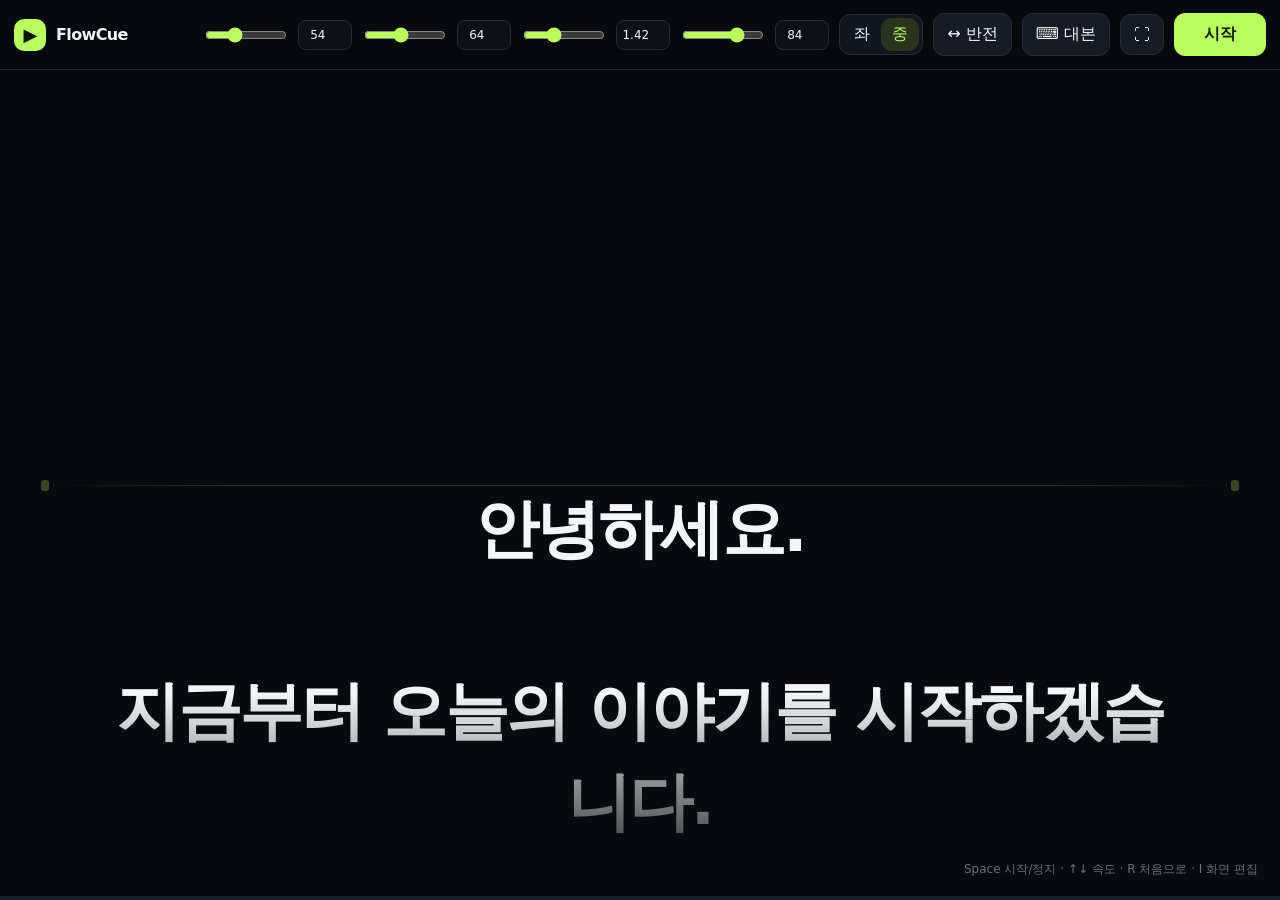
<file: archive/teleprompter-ver4.html>
<!doctype html>
<html lang="ko">
<head>
  <meta charset="utf-8">
  <meta name="viewport" content="width=device-width, initial-scale=1">
  <title>FlowCue — 텔레프롬프터</title>
  <style>
    :root { --bg:#080a0f; --panel:#11141c; --line:#262b38; --text:#f4f5f7; --muted:#9097a6; --accent:#b8ff5c; --accent2:#74e7ff; }
    * { box-sizing:border-box; }
    html, body { height:100%; margin:0; }
    body { overflow:hidden; background:var(--bg); color:var(--text); font-family:Inter, Pretendard, "Noto Sans KR", system-ui, sans-serif; }
    button, input, textarea { font:inherit; }
    button { color:inherit; }
    .app { height:100%; display:grid; grid-template-rows:auto 1fr; }
    header { height:70px; display:flex; align-items:center; gap:18px; padding:0 22px; background:rgba(8,10,15,.92); border-bottom:1px solid var(--line); z-index:10; backdrop-filter:blur(18px); }
    .brand { display:flex; align-items:center; gap:10px; margin-right:auto; font-weight:800; letter-spacing:-.04em; }
    .mark { width:32px; height:32px; display:grid; place-items:center; border-radius:10px; background:var(--accent); color:#10130a; font-size:18px; }
    .group { display:flex; align-items:center; gap:9px; }
    .label { flex:none; color:var(--muted); font-size:12px; font-weight:700; text-transform:uppercase; letter-spacing:.08em; white-space:nowrap; }
    input[type=range] { width:96px; accent-color:var(--accent); }
    .number-input { width:54px; padding:7px 5px; border:1px solid var(--line); border-radius:8px; outline:0; background:#0d1017; color:var(--text); text-align:center; font-size:12px; font-variant-numeric:tabular-nums; }
    .number-input:focus { border-color:var(--accent); box-shadow:0 0 0 2px rgba(184,255,92,.12); }
    .btn { border:1px solid var(--line); background:#171b25; border-radius:11px; padding:10px 13px; cursor:pointer; transition:.18s ease; white-space:nowrap; }
    .btn:hover { border-color:#3d4558; transform:translateY(-1px); }
    .btn.primary { border-color:var(--accent); background:var(--accent); color:#11150b; font-weight:800; min-width:92px; }
    .btn.active { color:var(--accent); border-color:#607c42; }
    .segmented { display:flex; padding:3px; border:1px solid var(--line); border-radius:11px; background:#121620; }
    .segmented .btn { min-width:38px; padding:6px 9px; border:0; background:transparent; }
    .segmented .btn.active { background:#29331e; color:var(--accent); }
    .stage { position:relative; overflow:hidden; cursor:pointer; }
    .script-wrap { position:absolute; inset:0; overflow-y:auto; scrollbar-width:none; scroll-behavior:auto; }
    .script-wrap::-webkit-scrollbar { display:none; }
    .script { width:min(1080px, 84vw); margin:0 auto; padding:46vh 0 54vh; font-size:64px; line-height:1.42; font-weight:720; letter-spacing:-.035em; white-space:pre-wrap; text-align:center; text-wrap:pretty; }
    .inline-edit .script { cursor:text; outline:1px dashed rgba(184,255,92,.45); outline-offset:20px; border-radius:8px; }
    .inline-edit .script:focus { outline-color:var(--accent); }
    .inline-edit .fade, .inline-edit .focus { pointer-events:none; opacity:.18; }
    .focus { pointer-events:none; position:absolute; left:0; right:0; top:50%; height:1px; background:linear-gradient(90deg,transparent 4%,rgba(184,255,92,.7) 18%,rgba(184,255,92,.7) 82%,transparent 96%); box-shadow:0 0 28px rgba(184,255,92,.2); opacity:.6; }
    .focus:before, .focus:after { content:""; position:absolute; top:-5px; width:8px; height:11px; background:var(--accent); border-radius:3px; }
    .focus:before { left:3.2%; } .focus:after { right:3.2%; }
    .fade { pointer-events:none; position:absolute; inset:0; background:linear-gradient(#080a0f 0,transparent 25%,transparent 75%,#080a0f 100%); }
    .progress { position:absolute; left:0; right:0; bottom:0; height:4px; background:#1a1f29; z-index:5; }
    .progress > div { height:100%; width:0; background:linear-gradient(90deg,var(--accent),var(--accent2)); }
    .hint { position:absolute; right:22px; bottom:22px; color:#687080; font-size:12px; z-index:6; }
    .countdown { position:fixed; inset:0; z-index:30; display:grid; place-items:center; background:rgba(8,10,15,.72); font-size:min(30vw,280px); font-weight:900; color:var(--accent); }
    .countdown[hidden] { display:none; }
    .mirror-x .script { transform:scaleX(-1); }
    .mirror-y .script { transform:scaleY(-1); }
    .paused .focus { opacity:.25; }
    @media (max-width:1350px) { header { gap:10px; padding-inline:14px; } .label { display:none; } input[type=range] { width:82px; } }
    @media (max-width:1050px) { header { height:auto; min-height:64px; flex-wrap:wrap; padding:12px; } .brand span:last-child { display:none; } .hint { display:none; } }
    @media (max-width:850px) { input[type=range] { width:74px; } .script { width:88vw; font-size:48px; } }
  </style>
</head>
<body class="paused">
  <main class="app">
    <header>
      <div class="brand"><span class="mark">▶</span><span>FlowCue</span></div>
      <div class="group"><span class="label">속도</span><input id="speed" aria-label="스크롤 속도 슬라이더" type="range" min="1" max="160" step="1" value="54"><input class="number-input" id="speedNumber" aria-label="스크롤 속도 숫자" type="number" min="1" max="160" step="1" value="54"></div>
      <div class="group"><span class="label">글자</span><input id="fontSize" aria-label="글자 크기 슬라이더" type="range" min="28" max="110" step="1" value="64"><input class="number-input" id="fontNumber" aria-label="글자 크기 숫자" type="number" min="28" max="110" step="1" value="64"></div>
      <div class="group"><span class="label">행간</span><input id="lineHeight" aria-label="행간 슬라이더" type="range" min="100" max="220" step="1" value="142"><input class="number-input" id="lineNumber" aria-label="행간 숫자" type="number" min="1" max="2.2" step="0.01" value="1.42"></div>
      <div class="group"><span class="label">너비</span><input id="scriptWidth" aria-label="대본 너비 슬라이더" type="range" min="50" max="98" step="1" value="84"><input class="number-input" id="widthNumber" aria-label="대본 너비 숫자" type="number" min="50" max="98" step="1" value="84"></div>
      <div class="segmented" aria-label="글자 정렬">
        <button class="btn" id="alignLeft" title="왼쪽 정렬" aria-label="왼쪽 정렬" aria-pressed="false">좌</button>
        <button class="btn active" id="alignCenter" title="가운데 정렬" aria-label="가운데 정렬" aria-pressed="true">중</button>
      </div>
      <button class="btn" id="mirrorX" title="좌우 반전">↔ 반전</button>
      <button class="btn" id="inlineEditBtn">⌨ 대본</button>
      <button class="btn" id="fullBtn" title="전체 화면">⛶</button>
      <button class="btn primary" id="playBtn">시작</button>
    </header>
    <section class="stage" id="stage" aria-label="텔레프롬프터 화면">
      <div class="script-wrap" id="scroller"><div class="script" id="script" contenteditable="false" spellcheck="false"></div></div>
      <div class="fade"></div><div class="focus"></div>
      <div class="progress"><div id="progressBar"></div></div>
      <div class="hint">Space 시작/정지 · ↑↓ 속도 · R 처음으로 · I 화면 편집</div>
    </section>
  </main>

  <div class="countdown" id="countdown" hidden></div>

  <script>
    const $ = s => document.querySelector(s);
    const scroller=$('#scroller'), script=$('#script');
    const speed=$('#speed'), speedNumber=$('#speedNumber'), fontSize=$('#fontSize'), fontNumber=$('#fontNumber'), lineHeight=$('#lineHeight'), lineNumber=$('#lineNumber'), scriptWidth=$('#scriptWidth'), widthNumber=$('#widthNumber'), playBtn=$('#playBtn');
    const sample=`안녕하세요.\n\n지금부터 오늘의 이야기를 시작하겠습니다.\n\n이 화면은 카메라를 바라보면서도\n자연스럽게 대본을 읽을 수 있도록 만든\n간단한 텔레프롬프터입니다.\n\n상단에서 속도와 글자 크기를 조절하고,\n스페이스바를 눌러 시작하거나 잠시 멈출 수 있습니다.\n\n이제 ‘대본’ 버튼을 눌러\n여러분의 원고로 바꿔보세요.`;
    let playing=false, last=0, raf=0, scrollPosition=0, countdownActive=false, inlineEditing=false;
    let draft=localStorage.getItem('flowcue-script') || sample;
    let settings={align:'center',lineHeight:1.42,width:84};
    try { settings={...settings,...JSON.parse(localStorage.getItem('flowcue-settings')||'{}')}; } catch {}

    function setScript(text){ draft=text.trim() || sample; script.textContent=draft; localStorage.setItem('flowcue-script',draft); reset(); }
    function clamp(value,min,max){ return Math.min(max,Math.max(min,value)); }
    function setSpeed(value){ const raw=Number(value); if(!Number.isFinite(raw)) return; const next=clamp(Math.round(raw),1,160); speed.value=next; speedNumber.value=next; }
    function setFontSize(value){ const raw=Number(value); if(!Number.isFinite(raw)) return; const next=clamp(Math.round(raw),28,110); fontSize.value=next; fontNumber.value=next; script.style.fontSize=next+'px'; }
    function setLineHeight(value){ const raw=Number(value); if(!Number.isFinite(raw)) return; const next=clamp(Math.round(raw*100)/100,1,2.2); settings.lineHeight=next; lineHeight.value=Math.round(next*100); lineNumber.value=next.toFixed(2); script.style.lineHeight=next; saveSettings(); }
    function setScriptWidth(value){ const raw=Number(value); if(!Number.isFinite(raw)) return; const next=clamp(Math.round(raw),50,98); settings.width=next; scriptWidth.value=next; widthNumber.value=next; script.style.width=next+'vw'; saveSettings(); }
    function bindNumber(field,setter,fallback){
      let timer;
      const apply=()=>{ clearTimeout(timer); field.value===''?setter(fallback()):setter(field.value); };
      field.addEventListener('input',()=>{ clearTimeout(timer); if(field.value!=='') timer=setTimeout(()=>setter(field.value),350); });
      field.addEventListener('change',apply);
      field.addEventListener('keydown',e=>{ if(e.key==='Enter'){ e.preventDefault(); apply(); field.blur(); } });
    }
    function saveSettings(){ localStorage.setItem('flowcue-settings',JSON.stringify(settings)); }
    function setAlign(value){
      settings.align=value; script.style.textAlign=value; saveSettings();
      $('#alignLeft').classList.toggle('active',value==='left');
      $('#alignCenter').classList.toggle('active',value==='center');
      $('#alignLeft').setAttribute('aria-pressed',String(value==='left'));
      $('#alignCenter').setAttribute('aria-pressed',String(value==='center'));
    }
    function setInlineEdit(on){
      inlineEditing=on; pause();
      script.contentEditable=String(on); document.body.classList.toggle('inline-edit',on);
      $('#inlineEditBtn').classList.toggle('active',on);
      $('#inlineEditBtn').textContent=on?'✓ 편집 완료':'⌨ 대본';
      if(on){ script.focus(); }
      else { draft=script.innerText.trim()||sample; script.textContent=draft; localStorage.setItem('flowcue-script',draft); script.blur(); }
    }
    function reset(){ playing=false; playBtn.textContent='시작'; document.body.classList.add('paused'); scrollPosition=0; scroller.scrollTop=0; updateProgress(); cancelAnimationFrame(raf); }
    function updateProgress(){ const max=scroller.scrollHeight-scroller.clientHeight; $('#progressBar').style.width=(max ? scroller.scrollTop/max*100 : 0)+'%'; }
    function loop(t){ if(!playing) return; if(!last) last=t; const dt=Math.min(40,t-last); last=t; scrollPosition += Number(speed.value)*dt/1000; scroller.scrollTop=scrollPosition; updateProgress(); if(scrollPosition >= scroller.scrollHeight-scroller.clientHeight-2) reset(); else raf=requestAnimationFrame(loop); }
    function pause(){ playing=false; playBtn.textContent='계속'; document.body.classList.add('paused'); cancelAnimationFrame(raf); }
    async function start(withCountdown=false){
      if(countdownActive) return;
      if(withCountdown && scroller.scrollTop<2){ countdownActive=true; const box=$('#countdown'); box.hidden=false; for(const n of [3,2,1]){ box.textContent=n; await new Promise(r=>setTimeout(r,650)); } box.hidden=true; countdownActive=false; }
      scrollPosition=scroller.scrollTop; playing=true; last=0; playBtn.textContent='정지'; document.body.classList.remove('paused'); raf=requestAnimationFrame(loop);
    }
    function toggle(countdown=false){ playing ? pause() : start(countdown); }
    playBtn.addEventListener('click',()=>toggle(true));
    $('#stage').addEventListener('click',()=>{ if(!inlineEditing) toggle(false); });
    $('#inlineEditBtn').addEventListener('click',()=>setInlineEdit(!inlineEditing));
    speed.addEventListener('input',()=>setSpeed(speed.value));
    fontSize.addEventListener('input',()=>setFontSize(fontSize.value));
    lineHeight.addEventListener('input',()=>setLineHeight(Number(lineHeight.value)/100));
    scriptWidth.addEventListener('input',()=>setScriptWidth(scriptWidth.value));
    bindNumber(speedNumber,setSpeed,()=>speed.value);
    bindNumber(fontNumber,setFontSize,()=>fontSize.value);
    bindNumber(lineNumber,setLineHeight,()=>Number(lineHeight.value)/100);
    bindNumber(widthNumber,setScriptWidth,()=>scriptWidth.value);
    $('#alignLeft').addEventListener('click',()=>setAlign('left'));
    $('#alignCenter').addEventListener('click',()=>setAlign('center'));
    $('#mirrorX').addEventListener('click',e=>{ document.body.classList.toggle('mirror-x'); e.currentTarget.classList.toggle('active'); });
    $('#fullBtn').addEventListener('click',()=>document.fullscreenElement ? document.exitFullscreen() : document.documentElement.requestFullscreen());
    scroller.addEventListener('scroll',()=>{ if(!playing) scrollPosition=scroller.scrollTop; updateProgress(); },{passive:true});
    script.addEventListener('input',()=>{ if(inlineEditing){ draft=script.innerText; localStorage.setItem('flowcue-script',draft); } });
    document.addEventListener('keydown',e=>{
      if(inlineEditing){ if(e.key==='Escape'||((e.ctrlKey||e.metaKey)&&e.key==='Enter')){ e.preventDefault(); setInlineEdit(false); } return; }
      if(e.code==='Space'){ e.preventDefault(); toggle(false); }
      else if(e.key==='ArrowUp'){ e.preventDefault(); speed.value=Math.min(160,+speed.value+(e.shiftKey?5:1)); speed.dispatchEvent(new Event('input')); }
      else if(e.key==='ArrowDown'){ e.preventDefault(); speed.value=Math.max(1,+speed.value-(e.shiftKey?5:1)); speed.dispatchEvent(new Event('input')); }
      else if(e.key.toLowerCase()==='r') reset();
      else if(e.key.toLowerCase()==='i') setInlineEdit(true);
    });
    setSpeed(speed.value); setFontSize(fontSize.value); setLineHeight(settings.lineHeight); setScriptWidth(settings.width);
    setAlign(settings.align);
    setScript(draft);
  </script>
</body>
</html>
</file>
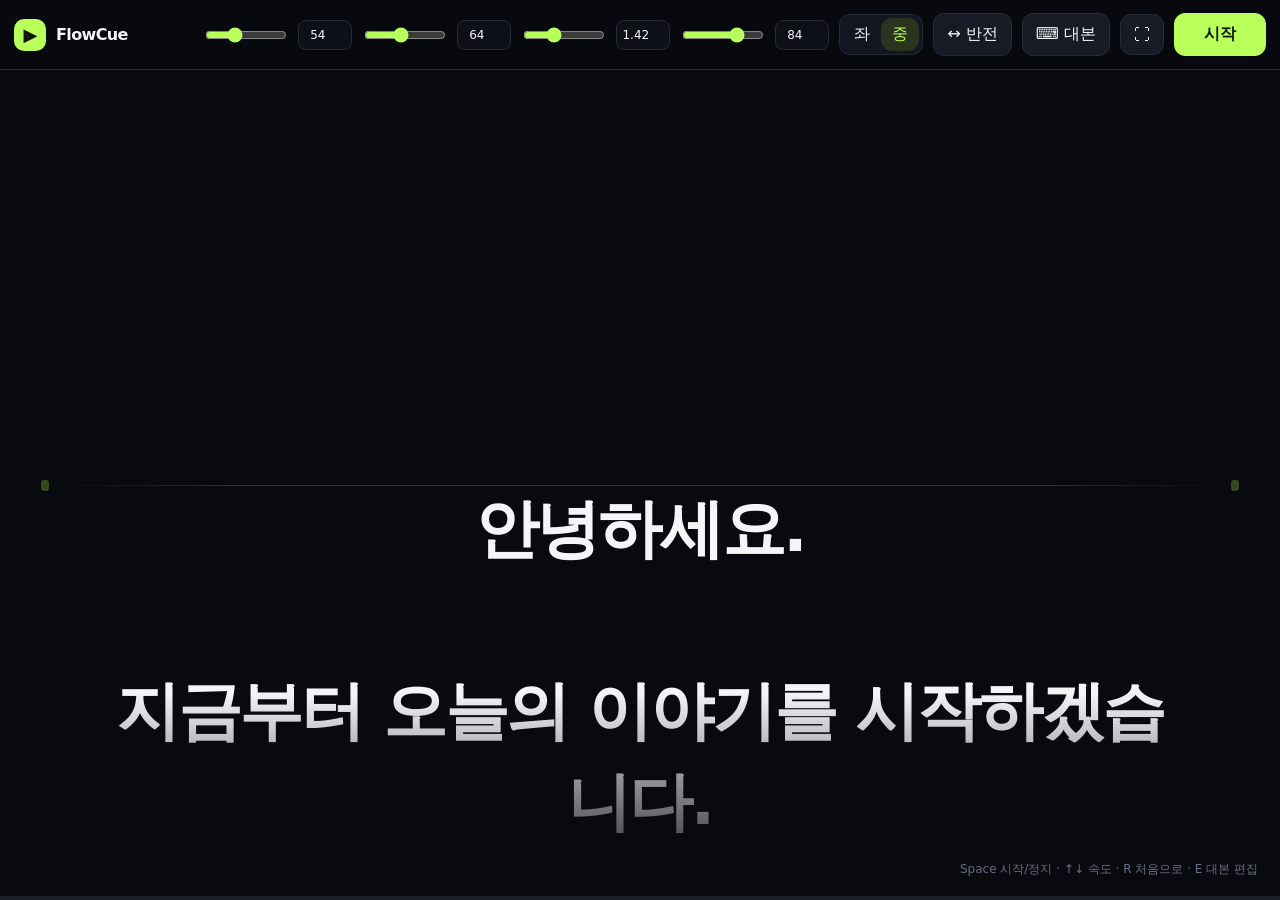
<file: archive/teleprompter-ver5.html>
<!doctype html>
<html lang="ko">
<head>
  <meta charset="utf-8">
  <meta name="viewport" content="width=device-width, initial-scale=1">
  <title>FlowCue — 텔레프롬프터</title>
  <style>
    :root { --bg:#080a0f; --panel:#11141c; --line:#262b38; --text:#f4f5f7; --muted:#9097a6; --accent:#b8ff5c; --accent2:#74e7ff; }
    * { box-sizing:border-box; }
    html, body { height:100%; margin:0; }
    body { overflow:hidden; background:var(--bg); color:var(--text); font-family:Inter, Pretendard, "Noto Sans KR", system-ui, sans-serif; }
    button, input, textarea { font:inherit; }
    button { color:inherit; }
    .app { height:100%; display:grid; grid-template-rows:auto 1fr; }
    header { height:70px; display:flex; align-items:center; gap:18px; padding:0 22px; background:rgba(8,10,15,.92); border-bottom:1px solid var(--line); z-index:10; backdrop-filter:blur(18px); }
    .brand { display:flex; align-items:center; gap:10px; margin-right:auto; font-weight:800; letter-spacing:-.04em; }
    .mark { width:32px; height:32px; display:grid; place-items:center; border-radius:10px; background:var(--accent); color:#10130a; font-size:18px; }
    .group { display:flex; align-items:center; gap:9px; }
    .label { flex:none; color:var(--muted); font-size:12px; font-weight:700; text-transform:uppercase; letter-spacing:.08em; white-space:nowrap; }
    input[type=range] { width:96px; accent-color:var(--accent); }
    .number-input { width:54px; padding:7px 5px; border:1px solid var(--line); border-radius:8px; outline:0; background:#0d1017; color:var(--text); text-align:center; font-size:12px; font-variant-numeric:tabular-nums; }
    .number-input:focus { border-color:var(--accent); box-shadow:0 0 0 2px rgba(184,255,92,.12); }
    .btn { border:1px solid var(--line); background:#171b25; border-radius:11px; padding:10px 13px; cursor:pointer; transition:.18s ease; white-space:nowrap; }
    .btn:hover { border-color:#3d4558; transform:translateY(-1px); }
    .btn.primary { border-color:var(--accent); background:var(--accent); color:#11150b; font-weight:800; min-width:92px; }
    .btn.active { color:var(--accent); border-color:#607c42; }
    .segmented { display:flex; padding:3px; border:1px solid var(--line); border-radius:11px; background:#121620; }
    .segmented .btn { min-width:38px; padding:6px 9px; border:0; background:transparent; }
    .segmented .btn.active { background:#29331e; color:var(--accent); }
    .stage { position:relative; overflow:hidden; cursor:pointer; }
    .script-wrap { position:absolute; inset:0; overflow-y:auto; scrollbar-width:none; scroll-behavior:auto; }
    .script-wrap::-webkit-scrollbar { display:none; }
    .script { width:min(1080px, 84vw); margin:0 auto; padding:46vh 0 54vh; font-size:64px; line-height:1.42; font-weight:720; letter-spacing:-.035em; white-space:pre-wrap; text-align:center; text-wrap:pretty; }
    .inline-edit .script { cursor:text; outline:1px dashed rgba(184,255,92,.45); outline-offset:20px; border-radius:8px; }
    .inline-edit .script:focus { outline-color:var(--accent); }
    .inline-edit .fade, .inline-edit .focus { pointer-events:none; opacity:.18; }
    .focus { pointer-events:none; position:absolute; left:0; right:0; top:50%; height:1px; background:linear-gradient(90deg,transparent 4%,rgba(184,255,92,.7) 18%,rgba(184,255,92,.7) 82%,transparent 96%); box-shadow:0 0 28px rgba(184,255,92,.2); opacity:.6; }
    .focus:before, .focus:after { content:""; position:absolute; top:-5px; width:8px; height:11px; background:var(--accent); border-radius:3px; }
    .focus:before { left:3.2%; } .focus:after { right:3.2%; }
    .fade { pointer-events:none; position:absolute; inset:0; background:linear-gradient(#080a0f 0,transparent 25%,transparent 75%,#080a0f 100%); }
    .progress { position:absolute; left:0; right:0; bottom:0; height:4px; background:#1a1f29; z-index:5; }
    .progress > div { height:100%; width:0; background:linear-gradient(90deg,var(--accent),var(--accent2)); }
    .hint { position:absolute; right:22px; bottom:22px; color:#687080; font-size:12px; z-index:6; }
    .countdown { position:fixed; inset:0; z-index:30; display:grid; place-items:center; background:rgba(8,10,15,.72); font-size:min(30vw,280px); font-weight:900; color:var(--accent); }
    .countdown[hidden] { display:none; }
    .mirror-x .script { transform:scaleX(-1); }
    .mirror-y .script { transform:scaleY(-1); }
    .paused .focus { opacity:.25; }
    @media (max-width:1350px) { header { gap:10px; padding-inline:14px; } .label { display:none; } input[type=range] { width:82px; } }
    @media (max-width:1050px) { header { height:auto; min-height:64px; flex-wrap:wrap; padding:12px; } .brand span:last-child { display:none; } .hint { display:none; } }
    @media (max-width:850px) { input[type=range] { width:74px; } .script { width:88vw; font-size:48px; } }
  </style>
</head>
<body class="paused">
  <main class="app">
    <header>
      <div class="brand"><span class="mark">▶</span><span>FlowCue</span></div>
      <div class="group"><span class="label">속도</span><input id="speed" aria-label="스크롤 속도 슬라이더" type="range" min="1" max="160" step="1" value="54"><input class="number-input" id="speedNumber" aria-label="스크롤 속도 숫자" type="number" min="1" max="160" step="1" value="54"></div>
      <div class="group"><span class="label">글자</span><input id="fontSize" aria-label="글자 크기 슬라이더" type="range" min="28" max="110" step="1" value="64"><input class="number-input" id="fontNumber" aria-label="글자 크기 숫자" type="number" min="28" max="110" step="1" value="64"></div>
      <div class="group"><span class="label">행간</span><input id="lineHeight" aria-label="행간 슬라이더" type="range" min="100" max="220" step="1" value="142"><input class="number-input" id="lineNumber" aria-label="행간 숫자" type="number" min="1" max="2.2" step="0.01" value="1.42"></div>
      <div class="group"><span class="label">너비</span><input id="scriptWidth" aria-label="대본 너비 슬라이더" type="range" min="50" max="98" step="1" value="84"><input class="number-input" id="widthNumber" aria-label="대본 너비 숫자" type="number" min="50" max="98" step="1" value="84"></div>
      <div class="segmented" aria-label="글자 정렬">
        <button class="btn" id="alignLeft" title="왼쪽 정렬" aria-label="왼쪽 정렬" aria-pressed="false">좌</button>
        <button class="btn active" id="alignCenter" title="가운데 정렬" aria-label="가운데 정렬" aria-pressed="true">중</button>
      </div>
      <button class="btn" id="mirrorX" title="좌우 반전">↔ 반전</button>
      <button class="btn" id="inlineEditBtn">⌨ 대본</button>
      <button class="btn" id="fullBtn" title="전체 화면">⛶</button>
      <button class="btn primary" id="playBtn">시작</button>
    </header>
    <section class="stage" id="stage" aria-label="텔레프롬프터 화면">
      <div class="script-wrap" id="scroller"><div class="script" id="script" contenteditable="false" spellcheck="false"></div></div>
      <div class="fade"></div><div class="focus"></div>
      <div class="progress"><div id="progressBar"></div></div>
      <div class="hint">Space 시작/정지 · ↑↓ 속도 · R 처음으로 · E 대본 편집</div>
    </section>
  </main>

  <div class="countdown" id="countdown" hidden></div>

  <script>
    const $ = s => document.querySelector(s);
    const scroller=$('#scroller'), script=$('#script');
    const speed=$('#speed'), speedNumber=$('#speedNumber'), fontSize=$('#fontSize'), fontNumber=$('#fontNumber'), lineHeight=$('#lineHeight'), lineNumber=$('#lineNumber'), scriptWidth=$('#scriptWidth'), widthNumber=$('#widthNumber'), playBtn=$('#playBtn');
    const sample=`안녕하세요.\n\n지금부터 오늘의 이야기를 시작하겠습니다.\n\n이 화면은 카메라를 바라보면서도\n자연스럽게 대본을 읽을 수 있도록 만든\n간단한 텔레프롬프터입니다.\n\n상단에서 속도와 글자 크기를 조절하고,\n스페이스바를 눌러 시작하거나 잠시 멈출 수 있습니다.\n\n이제 ‘대본’ 버튼을 눌러\n여러분의 원고로 바꿔보세요.`;
    let playing=false, last=0, raf=0, scrollPosition=0, countdownActive=false, inlineEditing=false;
    let draft=localStorage.getItem('flowcue-script') || sample;
    let settings={align:'center',lineHeight:1.42,width:84};
    try { settings={...settings,...JSON.parse(localStorage.getItem('flowcue-settings')||'{}')}; } catch {}

    function setScript(text){ draft=text.trim() || sample; script.textContent=draft; localStorage.setItem('flowcue-script',draft); reset(); }
    function clamp(value,min,max){ return Math.min(max,Math.max(min,value)); }
    function setSpeed(value){ const raw=Number(value); if(!Number.isFinite(raw)) return; const next=clamp(Math.round(raw),1,160); speed.value=next; speedNumber.value=next; }
    function setFontSize(value){ const raw=Number(value); if(!Number.isFinite(raw)) return; const next=clamp(Math.round(raw),28,110); fontSize.value=next; fontNumber.value=next; script.style.fontSize=next+'px'; }
    function setLineHeight(value){ const raw=Number(value); if(!Number.isFinite(raw)) return; const next=clamp(Math.round(raw*100)/100,1,2.2); settings.lineHeight=next; lineHeight.value=Math.round(next*100); lineNumber.value=next.toFixed(2); script.style.lineHeight=next; saveSettings(); }
    function setScriptWidth(value){ const raw=Number(value); if(!Number.isFinite(raw)) return; const next=clamp(Math.round(raw),50,98); settings.width=next; scriptWidth.value=next; widthNumber.value=next; script.style.width=next+'vw'; saveSettings(); }
    function bindNumber(field,setter,fallback){
      let timer;
      const apply=()=>{ clearTimeout(timer); field.value===''?setter(fallback()):setter(field.value); };
      field.addEventListener('input',()=>{ clearTimeout(timer); if(field.value!=='') timer=setTimeout(()=>setter(field.value),350); });
      field.addEventListener('change',apply);
      field.addEventListener('keydown',e=>{ if(e.key==='Enter'){ e.preventDefault(); apply(); field.blur(); } });
    }
    function saveSettings(){ localStorage.setItem('flowcue-settings',JSON.stringify(settings)); }
    function setAlign(value){
      settings.align=value; script.style.textAlign=value; saveSettings();
      $('#alignLeft').classList.toggle('active',value==='left');
      $('#alignCenter').classList.toggle('active',value==='center');
      $('#alignLeft').setAttribute('aria-pressed',String(value==='left'));
      $('#alignCenter').setAttribute('aria-pressed',String(value==='center'));
    }
    function setInlineEdit(on){
      inlineEditing=on; pause();
      script.contentEditable=String(on); document.body.classList.toggle('inline-edit',on);
      $('#inlineEditBtn').classList.toggle('active',on);
      $('#inlineEditBtn').textContent=on?'✓ 편집 완료':'⌨ 대본';
      if(on){ script.focus(); }
      else { draft=script.innerText.trim()||sample; script.textContent=draft; localStorage.setItem('flowcue-script',draft); script.blur(); }
    }
    function reset(){ playing=false; playBtn.textContent='시작'; document.body.classList.add('paused'); scrollPosition=0; scroller.scrollTop=0; updateProgress(); cancelAnimationFrame(raf); }
    function updateProgress(){ const max=scroller.scrollHeight-scroller.clientHeight; $('#progressBar').style.width=(max ? scroller.scrollTop/max*100 : 0)+'%'; }
    function loop(t){ if(!playing) return; if(!last) last=t; const dt=Math.min(40,t-last); last=t; scrollPosition += Number(speed.value)*dt/1000; scroller.scrollTop=scrollPosition; updateProgress(); if(scrollPosition >= scroller.scrollHeight-scroller.clientHeight-2) reset(); else raf=requestAnimationFrame(loop); }
    function pause(){ playing=false; playBtn.textContent='계속'; document.body.classList.add('paused'); cancelAnimationFrame(raf); }
    async function start(withCountdown=false){
      if(countdownActive) return;
      if(withCountdown && scroller.scrollTop<2){ countdownActive=true; const box=$('#countdown'); box.hidden=false; for(const n of [3,2,1]){ box.textContent=n; await new Promise(r=>setTimeout(r,650)); } box.hidden=true; countdownActive=false; }
      scrollPosition=scroller.scrollTop; playing=true; last=0; playBtn.textContent='정지'; document.body.classList.remove('paused'); raf=requestAnimationFrame(loop);
    }
    function toggle(countdown=false){ playing ? pause() : start(countdown); }
    playBtn.addEventListener('click',()=>toggle(true));
    $('#stage').addEventListener('click',()=>{ if(!inlineEditing) toggle(false); });
    $('#inlineEditBtn').addEventListener('click',()=>setInlineEdit(!inlineEditing));
    speed.addEventListener('input',()=>setSpeed(speed.value));
    fontSize.addEventListener('input',()=>setFontSize(fontSize.value));
    lineHeight.addEventListener('input',()=>setLineHeight(Number(lineHeight.value)/100));
    scriptWidth.addEventListener('input',()=>setScriptWidth(scriptWidth.value));
    bindNumber(speedNumber,setSpeed,()=>speed.value);
    bindNumber(fontNumber,setFontSize,()=>fontSize.value);
    bindNumber(lineNumber,setLineHeight,()=>Number(lineHeight.value)/100);
    bindNumber(widthNumber,setScriptWidth,()=>scriptWidth.value);
    $('#alignLeft').addEventListener('click',()=>setAlign('left'));
    $('#alignCenter').addEventListener('click',()=>setAlign('center'));
    $('#mirrorX').addEventListener('click',e=>{ document.body.classList.toggle('mirror-x'); e.currentTarget.classList.toggle('active'); });
    $('#fullBtn').addEventListener('click',()=>document.fullscreenElement ? document.exitFullscreen() : document.documentElement.requestFullscreen());
    scroller.addEventListener('scroll',()=>{ if(!playing) scrollPosition=scroller.scrollTop; updateProgress(); },{passive:true});
    script.addEventListener('input',()=>{ if(inlineEditing){ draft=script.innerText; localStorage.setItem('flowcue-script',draft); } });
    document.addEventListener('keydown',e=>{
      if(inlineEditing){ if(e.key==='Escape'||((e.ctrlKey||e.metaKey)&&e.key==='Enter')){ e.preventDefault(); setInlineEdit(false); } return; }
      if(e.code==='Space'){ e.preventDefault(); toggle(false); }
      else if(e.key==='ArrowUp'){ e.preventDefault(); speed.value=Math.min(160,+speed.value+(e.shiftKey?5:1)); speed.dispatchEvent(new Event('input')); }
      else if(e.key==='ArrowDown'){ e.preventDefault(); speed.value=Math.max(1,+speed.value-(e.shiftKey?5:1)); speed.dispatchEvent(new Event('input')); }
      else if(e.key.toLowerCase()==='r') reset();
      else if(e.key.toLowerCase()==='e') setInlineEdit(true);
    });
    setSpeed(speed.value); setFontSize(fontSize.value); setLineHeight(settings.lineHeight); setScriptWidth(settings.width);
    setAlign(settings.align);
    setScript(draft);
  </script>
</body>
</html>
</file>
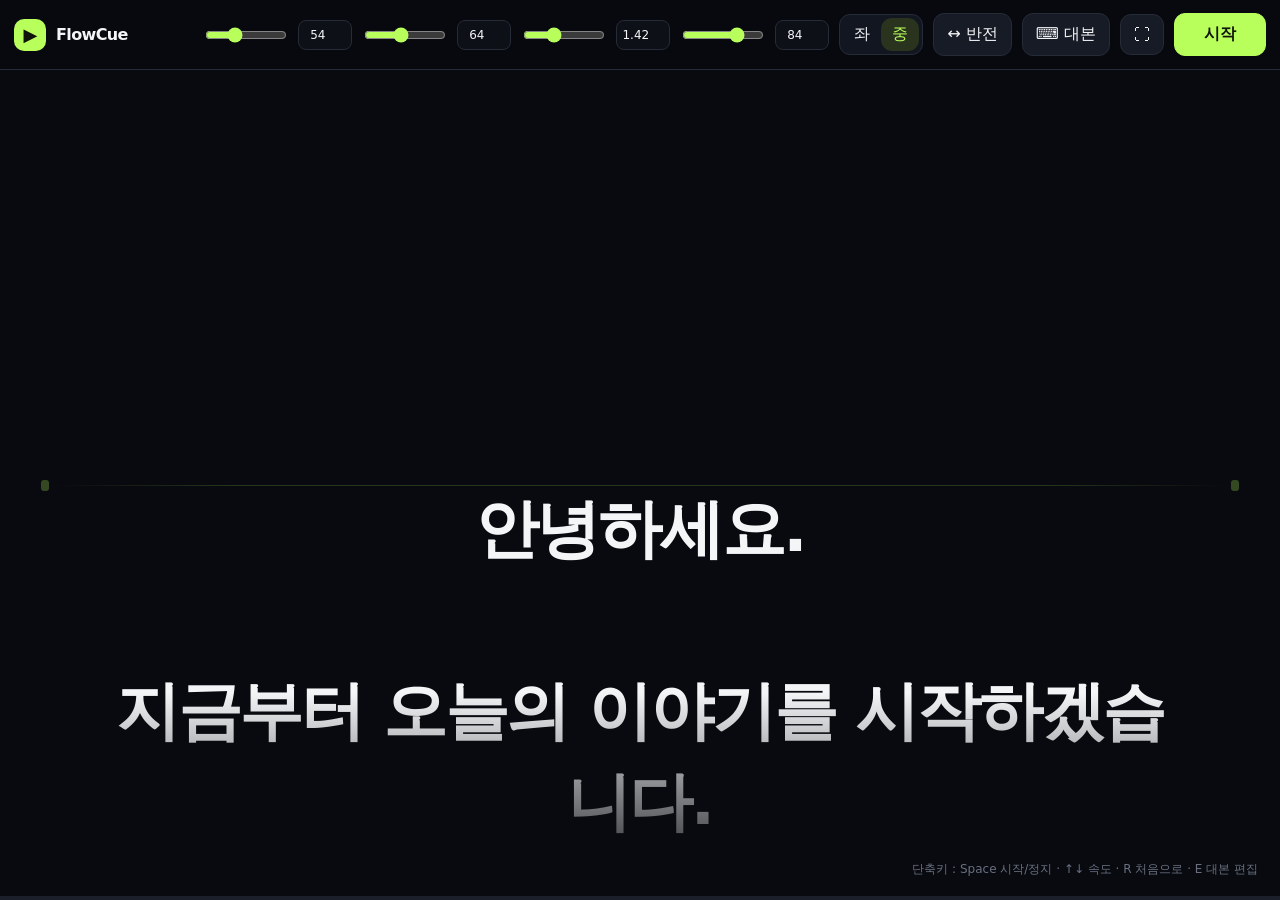
<file: archive/teleprompter-ver6.html>
<!doctype html>
<html lang="ko">
<head>
  <meta charset="utf-8">
  <meta name="viewport" content="width=device-width, initial-scale=1">
  <title>FlowCue — 텔레프롬프터</title>
  <style>
    :root { --bg:#080a0f; --panel:#11141c; --line:#262b38; --text:#f4f5f7; --muted:#9097a6; --accent:#b8ff5c; --accent2:#74e7ff; }
    * { box-sizing:border-box; }
    html, body { height:100%; margin:0; }
    body { overflow:hidden; background:var(--bg); color:var(--text); font-family:Inter, Pretendard, "Noto Sans KR", system-ui, sans-serif; }
    button, input, textarea { font:inherit; }
    button { color:inherit; }
    .app { height:100%; display:grid; grid-template-rows:auto 1fr; }
    header { height:70px; display:flex; align-items:center; gap:18px; padding:0 22px; background:rgba(8,10,15,.92); border-bottom:1px solid var(--line); z-index:10; backdrop-filter:blur(18px); }
    .brand { display:flex; align-items:center; gap:10px; margin-right:auto; font-weight:800; letter-spacing:-.04em; }
    .mark { width:32px; height:32px; display:grid; place-items:center; border-radius:10px; background:var(--accent); color:#10130a; font-size:18px; }
    .group { display:flex; align-items:center; gap:9px; }
    .label { flex:none; color:var(--muted); font-size:12px; font-weight:700; text-transform:uppercase; letter-spacing:.08em; white-space:nowrap; }
    input[type=range] { width:96px; accent-color:var(--accent); }
    .number-input { width:54px; padding:7px 5px; border:1px solid var(--line); border-radius:8px; outline:0; background:#0d1017; color:var(--text); text-align:center; font-size:12px; font-variant-numeric:tabular-nums; }
    .number-input:focus { border-color:var(--accent); box-shadow:0 0 0 2px rgba(184,255,92,.12); }
    .btn { border:1px solid var(--line); background:#171b25; border-radius:11px; padding:10px 13px; cursor:pointer; transition:.18s ease; white-space:nowrap; }
    .btn:hover { border-color:#3d4558; transform:translateY(-1px); }
    .btn.primary { border-color:var(--accent); background:var(--accent); color:#11150b; font-weight:800; min-width:92px; }
    .btn.active { color:var(--accent); border-color:#607c42; }
    .segmented { display:flex; padding:3px; border:1px solid var(--line); border-radius:11px; background:#121620; }
    .segmented .btn { min-width:38px; padding:6px 9px; border:0; background:transparent; }
    .segmented .btn.active { background:#29331e; color:var(--accent); }
    .stage { position:relative; overflow:hidden; cursor:pointer; }
    .script-wrap { position:absolute; inset:0; overflow-y:auto; scrollbar-width:none; scroll-behavior:auto; }
    .script-wrap::-webkit-scrollbar { display:none; }
    .script { width:min(1080px, 84vw); margin:0 auto; padding:46vh 0 54vh; font-size:64px; line-height:1.42; font-weight:720; letter-spacing:-.035em; white-space:pre-wrap; text-align:center; text-wrap:pretty; }
    .inline-edit .script { cursor:text; outline:1px dashed rgba(184,255,92,.45); outline-offset:20px; border-radius:8px; }
    .inline-edit .script:focus { outline-color:var(--accent); }
    .inline-edit .fade, .inline-edit .focus { pointer-events:none; opacity:.18; }
    .focus { pointer-events:none; position:absolute; left:0; right:0; top:50%; height:1px; background:linear-gradient(90deg,transparent 4%,rgba(184,255,92,.7) 18%,rgba(184,255,92,.7) 82%,transparent 96%); box-shadow:0 0 28px rgba(184,255,92,.2); opacity:.6; }
    .focus:before, .focus:after { content:""; position:absolute; top:-5px; width:8px; height:11px; background:var(--accent); border-radius:3px; }
    .focus:before { left:3.2%; } .focus:after { right:3.2%; }
    .fade { pointer-events:none; position:absolute; inset:0; background:linear-gradient(#080a0f 0,transparent 25%,transparent 75%,#080a0f 100%); }
    .progress { position:absolute; left:0; right:0; bottom:0; height:4px; background:#1a1f29; z-index:5; }
    .progress > div { height:100%; width:0; background:linear-gradient(90deg,var(--accent),var(--accent2)); }
    .hint { position:absolute; right:22px; bottom:22px; color:#687080; font-size:12px; z-index:6; }
    .countdown { position:fixed; inset:0; z-index:30; display:grid; place-items:center; background:rgba(8,10,15,.72); font-size:min(30vw,280px); font-weight:900; color:var(--accent); }
    .countdown[hidden] { display:none; }
    .mirror-x .script { transform:scaleX(-1); }
    .mirror-y .script { transform:scaleY(-1); }
    .paused .focus { opacity:.25; }
    @media (max-width:1350px) { header { gap:10px; padding-inline:14px; } .label { display:none; } input[type=range] { width:82px; } }
    @media (max-width:1050px) { header { height:auto; min-height:64px; flex-wrap:wrap; padding:12px; } .brand span:last-child { display:none; } .hint { display:none; } }
    @media (max-width:850px) { input[type=range] { width:74px; } .script { width:88vw; font-size:48px; } }
  </style>
</head>
<body class="paused">
  <main class="app">
    <header>
      <div class="brand"><span class="mark">▶</span><span>FlowCue</span></div>
      <div class="group"><span class="label">속도</span><input id="speed" aria-label="스크롤 속도 슬라이더" type="range" min="1" max="160" step="1" value="54"><input class="number-input" id="speedNumber" aria-label="스크롤 속도 숫자" type="number" min="1" max="160" step="1" value="54"></div>
      <div class="group"><span class="label">글자</span><input id="fontSize" aria-label="글자 크기 슬라이더" type="range" min="28" max="110" step="1" value="64"><input class="number-input" id="fontNumber" aria-label="글자 크기 숫자" type="number" min="28" max="110" step="1" value="64"></div>
      <div class="group"><span class="label">행간</span><input id="lineHeight" aria-label="행간 슬라이더" type="range" min="100" max="220" step="1" value="142"><input class="number-input" id="lineNumber" aria-label="행간 숫자" type="number" min="1" max="2.2" step="0.01" value="1.42"></div>
      <div class="group"><span class="label">너비</span><input id="scriptWidth" aria-label="대본 너비 슬라이더" type="range" min="50" max="98" step="1" value="84"><input class="number-input" id="widthNumber" aria-label="대본 너비 숫자" type="number" min="50" max="98" step="1" value="84"></div>
      <div class="segmented" aria-label="글자 정렬">
        <button class="btn" id="alignLeft" title="왼쪽 정렬" aria-label="왼쪽 정렬" aria-pressed="false">좌</button>
        <button class="btn active" id="alignCenter" title="가운데 정렬" aria-label="가운데 정렬" aria-pressed="true">중</button>
      </div>
      <button class="btn" id="mirrorX" title="좌우 반전">↔ 반전</button>
      <button class="btn" id="inlineEditBtn">⌨ 대본</button>
      <button class="btn" id="fullBtn" title="전체 화면">⛶</button>
      <button class="btn primary" id="playBtn">시작</button>
    </header>
    <section class="stage" id="stage" aria-label="텔레프롬프터 화면">
      <div class="script-wrap" id="scroller"><div class="script" id="script" contenteditable="false" spellcheck="false"></div></div>
      <div class="fade"></div><div class="focus"></div>
      <div class="progress"><div id="progressBar"></div></div>
      <div class="hint">단축키 : Space 시작/정지 · ↑↓ 속도 · R 처음으로 · E 대본 편집</div>
    </section>
  </main>

  <div class="countdown" id="countdown" hidden></div>

  <script>
    const $ = s => document.querySelector(s);
    const scroller=$('#scroller'), script=$('#script');
    const speed=$('#speed'), speedNumber=$('#speedNumber'), fontSize=$('#fontSize'), fontNumber=$('#fontNumber'), lineHeight=$('#lineHeight'), lineNumber=$('#lineNumber'), scriptWidth=$('#scriptWidth'), widthNumber=$('#widthNumber'), playBtn=$('#playBtn');
    const sample=`안녕하세요.\n\n지금부터 오늘의 이야기를 시작하겠습니다.\n\n이 화면은 카메라를 바라보면서도\n자연스럽게 대본을 읽을 수 있도록 만든\n간단한 텔레프롬프터입니다.\n\n상단에서 속도와 글자 크기를 조절하고,\n스페이스바를 눌러 시작하거나 잠시 멈출 수 있습니다.\n\n이제 ‘대본’ 버튼을 눌러\n여러분의 원고로 바꿔보세요.`;
    let playing=false, last=0, raf=0, scrollPosition=0, countdownActive=false, inlineEditing=false;
    let draft=(localStorage.getItem('flowcue-script') || sample).replaceAll('i상단에서 속도','상단에서 속도');
    let settings={align:'center',lineHeight:1.42,width:84};
    try { settings={...settings,...JSON.parse(localStorage.getItem('flowcue-settings')||'{}')}; } catch {}

    function setScript(text){ draft=text.trim() || sample; script.textContent=draft; localStorage.setItem('flowcue-script',draft); reset(); }
    function clamp(value,min,max){ return Math.min(max,Math.max(min,value)); }
    function setSpeed(value){ const raw=Number(value); if(!Number.isFinite(raw)) return; const next=clamp(Math.round(raw),1,160); speed.value=next; speedNumber.value=next; }
    function setFontSize(value){ const raw=Number(value); if(!Number.isFinite(raw)) return; const next=clamp(Math.round(raw),28,110); fontSize.value=next; fontNumber.value=next; script.style.fontSize=next+'px'; }
    function setLineHeight(value){ const raw=Number(value); if(!Number.isFinite(raw)) return; const next=clamp(Math.round(raw*100)/100,1,2.2); settings.lineHeight=next; lineHeight.value=Math.round(next*100); lineNumber.value=next.toFixed(2); script.style.lineHeight=next; saveSettings(); }
    function setScriptWidth(value){ const raw=Number(value); if(!Number.isFinite(raw)) return; const next=clamp(Math.round(raw),50,98); settings.width=next; scriptWidth.value=next; widthNumber.value=next; script.style.width=next+'vw'; saveSettings(); }
    function bindNumber(field,setter,fallback){
      let timer;
      const apply=()=>{ clearTimeout(timer); field.value===''?setter(fallback()):setter(field.value); };
      field.addEventListener('input',()=>{ clearTimeout(timer); if(field.value!=='') timer=setTimeout(()=>setter(field.value),350); });
      field.addEventListener('change',apply);
      field.addEventListener('keydown',e=>{ if(e.key==='Enter'){ e.preventDefault(); apply(); field.blur(); } });
    }
    function saveSettings(){ localStorage.setItem('flowcue-settings',JSON.stringify(settings)); }
    function setAlign(value){
      settings.align=value; script.style.textAlign=value; saveSettings();
      $('#alignLeft').classList.toggle('active',value==='left');
      $('#alignCenter').classList.toggle('active',value==='center');
      $('#alignLeft').setAttribute('aria-pressed',String(value==='left'));
      $('#alignCenter').setAttribute('aria-pressed',String(value==='center'));
    }
    function setInlineEdit(on){
      inlineEditing=on; pause();
      script.contentEditable=String(on); document.body.classList.toggle('inline-edit',on);
      $('#inlineEditBtn').classList.toggle('active',on);
      $('#inlineEditBtn').textContent=on?'✓ 편집 완료':'⌨ 대본';
      if(on){ script.focus(); }
      else { draft=script.innerText.trim()||sample; script.textContent=draft; localStorage.setItem('flowcue-script',draft); script.blur(); }
    }
    function reset(){ playing=false; playBtn.textContent='시작'; document.body.classList.add('paused'); scrollPosition=0; scroller.scrollTop=0; updateProgress(); cancelAnimationFrame(raf); }
    function updateProgress(){ const max=scroller.scrollHeight-scroller.clientHeight; $('#progressBar').style.width=(max ? scroller.scrollTop/max*100 : 0)+'%'; }
    function loop(t){ if(!playing) return; if(!last) last=t; const dt=Math.min(40,t-last); last=t; scrollPosition += Number(speed.value)*dt/1000; scroller.scrollTop=scrollPosition; updateProgress(); if(scrollPosition >= scroller.scrollHeight-scroller.clientHeight-2) reset(); else raf=requestAnimationFrame(loop); }
    function pause(){ playing=false; playBtn.textContent='계속'; document.body.classList.add('paused'); cancelAnimationFrame(raf); }
    async function start(withCountdown=false){
      if(countdownActive) return;
      if(withCountdown && scroller.scrollTop<2){ countdownActive=true; const box=$('#countdown'); box.hidden=false; for(const n of [3,2,1]){ box.textContent=n; await new Promise(r=>setTimeout(r,650)); } box.hidden=true; countdownActive=false; }
      scrollPosition=scroller.scrollTop; playing=true; last=0; playBtn.textContent='정지'; document.body.classList.remove('paused'); raf=requestAnimationFrame(loop);
    }
    function toggle(countdown=false){ playing ? pause() : start(countdown); }
    playBtn.addEventListener('click',()=>toggle(true));
    $('#stage').addEventListener('click',()=>{ if(!inlineEditing) toggle(false); });
    $('#inlineEditBtn').addEventListener('click',()=>setInlineEdit(!inlineEditing));
    speed.addEventListener('input',()=>setSpeed(speed.value));
    fontSize.addEventListener('input',()=>setFontSize(fontSize.value));
    lineHeight.addEventListener('input',()=>setLineHeight(Number(lineHeight.value)/100));
    scriptWidth.addEventListener('input',()=>setScriptWidth(scriptWidth.value));
    bindNumber(speedNumber,setSpeed,()=>speed.value);
    bindNumber(fontNumber,setFontSize,()=>fontSize.value);
    bindNumber(lineNumber,setLineHeight,()=>Number(lineHeight.value)/100);
    bindNumber(widthNumber,setScriptWidth,()=>scriptWidth.value);
    $('#alignLeft').addEventListener('click',()=>setAlign('left'));
    $('#alignCenter').addEventListener('click',()=>setAlign('center'));
    $('#mirrorX').addEventListener('click',e=>{ document.body.classList.toggle('mirror-x'); e.currentTarget.classList.toggle('active'); });
    $('#fullBtn').addEventListener('click',()=>document.fullscreenElement ? document.exitFullscreen() : document.documentElement.requestFullscreen());
    scroller.addEventListener('scroll',()=>{ if(!playing) scrollPosition=scroller.scrollTop; updateProgress(); },{passive:true});
    script.addEventListener('input',()=>{ if(inlineEditing){ draft=script.innerText; localStorage.setItem('flowcue-script',draft); } });
    document.addEventListener('keydown',e=>{
      if(inlineEditing){ if(e.key==='Escape'||((e.ctrlKey||e.metaKey)&&e.key==='Enter')){ e.preventDefault(); setInlineEdit(false); } return; }
      if(e.code==='Space'){ e.preventDefault(); toggle(false); }
      else if(e.key==='ArrowUp'){ e.preventDefault(); speed.value=Math.min(160,+speed.value+(e.shiftKey?5:1)); speed.dispatchEvent(new Event('input')); }
      else if(e.key==='ArrowDown'){ e.preventDefault(); speed.value=Math.max(1,+speed.value-(e.shiftKey?5:1)); speed.dispatchEvent(new Event('input')); }
      else if(e.key.toLowerCase()==='r') reset();
      else if(e.key.toLowerCase()==='e') setInlineEdit(true);
    });
    setSpeed(speed.value); setFontSize(fontSize.value); setLineHeight(settings.lineHeight); setScriptWidth(settings.width);
    setAlign(settings.align);
    setScript(draft);
  </script>
</body>
</html>
</file>
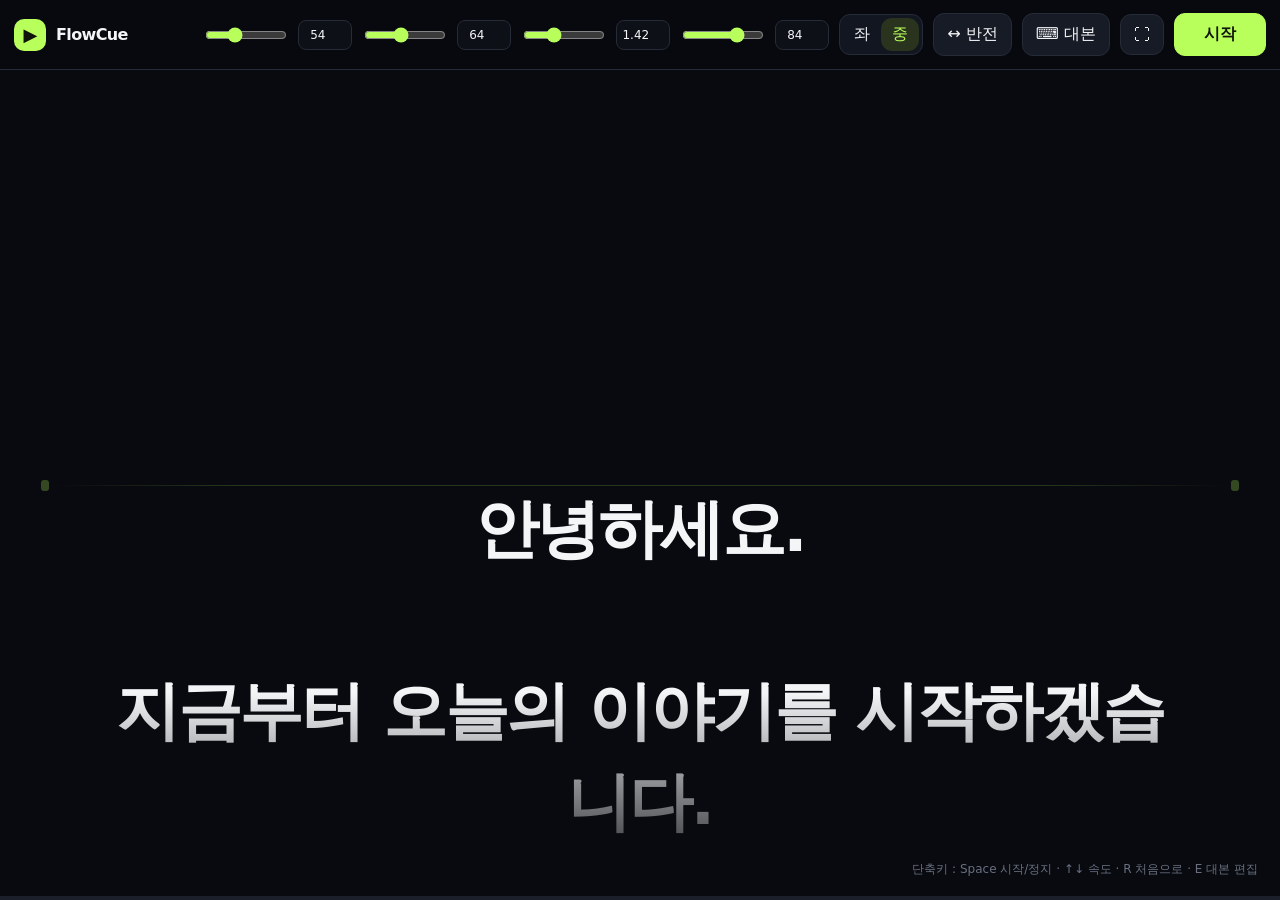
<file: archive/teleprompter-ver7.html>
<!doctype html>
<html lang="ko">
<head>
  <meta charset="utf-8">
  <meta name="viewport" content="width=device-width, initial-scale=1">
  <title>FlowCue — 텔레프롬프터</title>
  <style>
    :root { --bg:#080a0f; --panel:#11141c; --line:#262b38; --text:#f4f5f7; --muted:#9097a6; --accent:#b8ff5c; --accent2:#74e7ff; }
    * { box-sizing:border-box; }
    html, body { height:100%; margin:0; }
    body { overflow:hidden; background:var(--bg); color:var(--text); font-family:Inter, Pretendard, "Noto Sans KR", system-ui, sans-serif; }
    button, input, textarea { font:inherit; }
    button { color:inherit; }
    .app { height:100%; display:grid; grid-template-rows:auto 1fr; }
    header { height:70px; display:flex; align-items:center; gap:18px; padding:0 22px; background:rgba(8,10,15,.92); border-bottom:1px solid var(--line); z-index:10; backdrop-filter:blur(18px); }
    .brand { display:flex; align-items:center; gap:10px; margin-right:auto; font-weight:800; letter-spacing:-.04em; }
    .mark { width:32px; height:32px; display:grid; place-items:center; border-radius:10px; background:var(--accent); color:#10130a; font-size:18px; }
    .group { display:flex; align-items:center; gap:9px; }
    .label { flex:none; color:var(--muted); font-size:12px; font-weight:700; text-transform:uppercase; letter-spacing:.08em; white-space:nowrap; }
    input[type=range] { width:96px; accent-color:var(--accent); }
    .number-input { width:54px; padding:7px 5px; border:1px solid var(--line); border-radius:8px; outline:0; background:#0d1017; color:var(--text); text-align:center; font-size:12px; font-variant-numeric:tabular-nums; }
    .number-input:focus { border-color:var(--accent); box-shadow:0 0 0 2px rgba(184,255,92,.12); }
    .btn { border:1px solid var(--line); background:#171b25; border-radius:11px; padding:10px 13px; cursor:pointer; transition:.18s ease; white-space:nowrap; }
    .btn:hover { border-color:#3d4558; transform:translateY(-1px); }
    .btn.primary { border-color:var(--accent); background:var(--accent); color:#11150b; font-weight:800; min-width:92px; }
    .btn.active { color:var(--accent); border-color:#607c42; }
    .segmented { display:flex; padding:3px; border:1px solid var(--line); border-radius:11px; background:#121620; }
    .segmented .btn { min-width:38px; padding:6px 9px; border:0; background:transparent; }
    .segmented .btn.active { background:#29331e; color:var(--accent); }
    .stage { position:relative; overflow:hidden; cursor:pointer; }
    .script-wrap { position:absolute; inset:0; overflow-y:auto; scrollbar-width:none; scroll-behavior:auto; }
    .script-wrap::-webkit-scrollbar { display:none; }
    .script { width:min(1080px, 84vw); margin:0 auto; padding:46vh 0 54vh; font-size:64px; line-height:1.42; font-weight:720; letter-spacing:-.035em; white-space:pre-wrap; text-align:center; text-wrap:pretty; }
    .inline-edit .script { cursor:text; outline:1px dashed rgba(184,255,92,.45); outline-offset:20px; border-radius:8px; }
    .inline-edit .script:focus { outline-color:var(--accent); }
    .inline-edit .fade, .inline-edit .focus { pointer-events:none; opacity:.18; }
    .focus { pointer-events:none; position:absolute; left:0; right:0; top:50%; height:1px; background:linear-gradient(90deg,transparent 4%,rgba(184,255,92,.7) 18%,rgba(184,255,92,.7) 82%,transparent 96%); box-shadow:0 0 28px rgba(184,255,92,.2); opacity:.6; }
    .focus:before, .focus:after { content:""; position:absolute; top:-5px; width:8px; height:11px; background:var(--accent); border-radius:3px; }
    .focus:before { left:3.2%; } .focus:after { right:3.2%; }
    .fade { pointer-events:none; position:absolute; inset:0; background:linear-gradient(#080a0f 0,transparent 25%,transparent 75%,#080a0f 100%); }
    .progress { position:absolute; left:0; right:0; bottom:0; height:4px; background:#1a1f29; z-index:5; }
    .progress > div { height:100%; width:0; background:linear-gradient(90deg,var(--accent),var(--accent2)); }
    .hint { position:absolute; right:22px; bottom:22px; color:#687080; font-size:12px; z-index:6; }
    .countdown { position:fixed; inset:0; z-index:30; display:grid; place-items:center; background:rgba(8,10,15,.72); font-size:min(30vw,280px); font-weight:900; color:var(--accent); }
    .countdown[hidden] { display:none; }
    .mirror-x .script { transform:scaleX(-1); }
    .mirror-y .script { transform:scaleY(-1); }
    .paused .focus { opacity:.25; }
    @media (max-width:1350px) { header { gap:10px; padding-inline:14px; } .label { display:none; } input[type=range] { width:82px; } }
    @media (max-width:1050px) { header { height:auto; min-height:64px; flex-wrap:wrap; padding:12px; } .brand span:last-child { display:none; } .hint { display:none; } }
    @media (max-width:850px) { input[type=range] { width:74px; } .script { width:88vw; font-size:48px; } }
  </style>
</head>
<body class="paused">
  <main class="app">
    <header>
      <div class="brand"><span class="mark">▶</span><span>FlowCue</span></div>
      <div class="group"><span class="label">속도</span><input id="speed" aria-label="스크롤 속도 슬라이더" type="range" min="1" max="160" step="1" value="54"><input class="number-input" id="speedNumber" aria-label="스크롤 속도 숫자" type="number" min="1" max="160" step="1" value="54"></div>
      <div class="group"><span class="label">글자</span><input id="fontSize" aria-label="글자 크기 슬라이더" type="range" min="28" max="110" step="1" value="64"><input class="number-input" id="fontNumber" aria-label="글자 크기 숫자" type="number" min="28" max="110" step="1" value="64"></div>
      <div class="group"><span class="label">행간</span><input id="lineHeight" aria-label="행간 슬라이더" type="range" min="100" max="220" step="1" value="142"><input class="number-input" id="lineNumber" aria-label="행간 숫자" type="number" min="1" max="2.2" step="0.01" value="1.42"></div>
      <div class="group"><span class="label">너비</span><input id="scriptWidth" aria-label="대본 너비 슬라이더" type="range" min="50" max="98" step="1" value="84"><input class="number-input" id="widthNumber" aria-label="대본 너비 숫자" type="number" min="50" max="98" step="1" value="84"></div>
      <div class="segmented" aria-label="글자 정렬">
        <button class="btn" id="alignLeft" title="왼쪽 정렬" aria-label="왼쪽 정렬" aria-pressed="false">좌</button>
        <button class="btn active" id="alignCenter" title="가운데 정렬" aria-label="가운데 정렬" aria-pressed="true">중</button>
      </div>
      <button class="btn" id="mirrorX" title="좌우 반전">↔ 반전</button>
      <button class="btn" id="inlineEditBtn">⌨ 대본</button>
      <button class="btn" id="fullBtn" title="전체 화면">⛶</button>
      <button class="btn primary" id="playBtn">시작</button>
    </header>
    <section class="stage" id="stage" aria-label="텔레프롬프터 화면">
      <div class="script-wrap" id="scroller"><div class="script" id="script" contenteditable="false" spellcheck="false"></div></div>
      <div class="fade"></div><div class="focus"></div>
      <div class="progress"><div id="progressBar"></div></div>
      <div class="hint">단축키 : Space 시작/정지 · ↑↓ 속도 · R 처음으로 · E 대본 편집</div>
    </section>
  </main>

  <div class="countdown" id="countdown" hidden></div>

  <script>
    const $ = s => document.querySelector(s);
    const scroller=$('#scroller'), script=$('#script');
    const speed=$('#speed'), speedNumber=$('#speedNumber'), fontSize=$('#fontSize'), fontNumber=$('#fontNumber'), lineHeight=$('#lineHeight'), lineNumber=$('#lineNumber'), scriptWidth=$('#scriptWidth'), widthNumber=$('#widthNumber'), playBtn=$('#playBtn');
    const sample=`안녕하세요.\n\n지금부터 오늘의 이야기를 시작하겠습니다.\n\n이 화면은 카메라를 바라보면서도\n자연스럽게 대본을 읽을 수 있도록 만든\n간단한 텔레프롬프터입니다.\n\n상단에서 속도와 글자 크기를 조절하고,\n스페이스바를 눌러 시작하거나 잠시 멈출 수 있습니다.\n\n이제 ‘대본’ 버튼을 눌러\n여러분의 원고로 바꿔보세요.`;
    let playing=false, last=0, raf=0, scrollPosition=0, countdownActive=false, inlineEditing=false;
    let draft=(localStorage.getItem('flowcue-script') || sample).replaceAll('i상단에서 속도','상단에서 속도');
    let settings={align:'center',lineHeight:1.42,width:84};
    try { settings={...settings,...JSON.parse(localStorage.getItem('flowcue-settings')||'{}')}; } catch {}

    function setScript(text){ draft=text.trim() || sample; script.textContent=draft; localStorage.setItem('flowcue-script',draft); reset(); }
    function clamp(value,min,max){ return Math.min(max,Math.max(min,value)); }
    function setSpeed(value){ const raw=Number(value); if(!Number.isFinite(raw)) return; const next=clamp(Math.round(raw),1,160); speed.value=next; speedNumber.value=next; }
    function setFontSize(value){ const raw=Number(value); if(!Number.isFinite(raw)) return; const next=clamp(Math.round(raw),28,110); fontSize.value=next; fontNumber.value=next; script.style.fontSize=next+'px'; }
    function setLineHeight(value){ const raw=Number(value); if(!Number.isFinite(raw)) return; const next=clamp(Math.round(raw*100)/100,1,2.2); settings.lineHeight=next; lineHeight.value=Math.round(next*100); lineNumber.value=next.toFixed(2); script.style.lineHeight=next; saveSettings(); }
    function setScriptWidth(value){ const raw=Number(value); if(!Number.isFinite(raw)) return; const next=clamp(Math.round(raw),50,98); settings.width=next; scriptWidth.value=next; widthNumber.value=next; script.style.width=next+'vw'; saveSettings(); }
    function bindNumber(field,setter,fallback){
      let timer;
      const apply=()=>{ clearTimeout(timer); field.value===''?setter(fallback()):setter(field.value); };
      field.addEventListener('input',()=>{ clearTimeout(timer); if(field.value!=='') timer=setTimeout(()=>setter(field.value),350); });
      field.addEventListener('change',apply);
      field.addEventListener('keydown',e=>{ if(e.key==='Enter'){ e.preventDefault(); apply(); field.blur(); } });
    }
    function saveSettings(){ localStorage.setItem('flowcue-settings',JSON.stringify(settings)); }
    function setAlign(value){
      settings.align=value; script.style.textAlign=value; saveSettings();
      $('#alignLeft').classList.toggle('active',value==='left');
      $('#alignCenter').classList.toggle('active',value==='center');
      $('#alignLeft').setAttribute('aria-pressed',String(value==='left'));
      $('#alignCenter').setAttribute('aria-pressed',String(value==='center'));
    }
    function setInlineEdit(on){
      inlineEditing=on; pause();
      script.contentEditable=String(on); document.body.classList.toggle('inline-edit',on);
      $('#inlineEditBtn').classList.toggle('active',on);
      $('#inlineEditBtn').textContent=on?'✓ 편집 완료':'⌨ 대본';
      if(on){ script.focus(); }
      else { draft=script.innerText.trim()||sample; script.textContent=draft; localStorage.setItem('flowcue-script',draft); script.blur(); }
    }
    function reset(){ playing=false; playBtn.textContent='시작'; document.body.classList.add('paused'); scrollPosition=0; scroller.scrollTop=0; updateProgress(); cancelAnimationFrame(raf); }
    function updateProgress(){ const max=scroller.scrollHeight-scroller.clientHeight; $('#progressBar').style.width=(max ? scroller.scrollTop/max*100 : 0)+'%'; }
    function loop(t){ if(!playing) return; if(!last) last=t; const dt=Math.min(40,t-last); last=t; scrollPosition += Number(speed.value)*dt/1000; scroller.scrollTop=scrollPosition; updateProgress(); if(scrollPosition >= scroller.scrollHeight-scroller.clientHeight-2) reset(); else raf=requestAnimationFrame(loop); }
    function pause(){ playing=false; playBtn.textContent='계속'; document.body.classList.add('paused'); cancelAnimationFrame(raf); }
    async function start(withCountdown=false){
      if(countdownActive) return;
      if(withCountdown && scroller.scrollTop<2){ countdownActive=true; const box=$('#countdown'); box.hidden=false; for(const n of [3,2,1]){ box.textContent=n; await new Promise(r=>setTimeout(r,650)); } box.hidden=true; countdownActive=false; }
      scrollPosition=scroller.scrollTop; playing=true; last=0; playBtn.textContent='정지'; document.body.classList.remove('paused'); raf=requestAnimationFrame(loop);
    }
    function toggle(countdown=false){ playing ? pause() : start(countdown); }
    playBtn.addEventListener('click',()=>toggle(true));
    $('#stage').addEventListener('click',()=>{ if(!inlineEditing) toggle(false); });
    $('#inlineEditBtn').addEventListener('click',()=>setInlineEdit(!inlineEditing));
    speed.addEventListener('input',()=>setSpeed(speed.value));
    fontSize.addEventListener('input',()=>setFontSize(fontSize.value));
    lineHeight.addEventListener('input',()=>setLineHeight(Number(lineHeight.value)/100));
    scriptWidth.addEventListener('input',()=>setScriptWidth(scriptWidth.value));
    bindNumber(speedNumber,setSpeed,()=>speed.value);
    bindNumber(fontNumber,setFontSize,()=>fontSize.value);
    bindNumber(lineNumber,setLineHeight,()=>Number(lineHeight.value)/100);
    bindNumber(widthNumber,setScriptWidth,()=>scriptWidth.value);
    $('#alignLeft').addEventListener('click',()=>setAlign('left'));
    $('#alignCenter').addEventListener('click',()=>setAlign('center'));
    $('#mirrorX').addEventListener('click',e=>{ document.body.classList.toggle('mirror-x'); e.currentTarget.classList.toggle('active'); });
    $('#fullBtn').addEventListener('click',()=>document.fullscreenElement ? document.exitFullscreen() : document.documentElement.requestFullscreen());
    scroller.addEventListener('scroll',()=>{ if(!playing) scrollPosition=scroller.scrollTop; updateProgress(); },{passive:true});
    script.addEventListener('input',()=>{ if(inlineEditing){ draft=script.innerText; localStorage.setItem('flowcue-script',draft); } });
    document.addEventListener('keydown',e=>{
      if(inlineEditing){ if(e.key==='Escape'||((e.ctrlKey||e.metaKey)&&e.key==='Enter')){ e.preventDefault(); setInlineEdit(false); } return; }
      if(e.code==='Space'){ e.preventDefault(); toggle(false); }
      else if(e.key==='ArrowUp'){ e.preventDefault(); speed.value=Math.min(160,+speed.value+(e.shiftKey?5:1)); speed.dispatchEvent(new Event('input')); }
      else if(e.key==='ArrowDown'){ e.preventDefault(); speed.value=Math.max(1,+speed.value-(e.shiftKey?5:1)); speed.dispatchEvent(new Event('input')); }
      else if(e.key.toLowerCase()==='r') reset();
      else if(e.key.toLowerCase()==='e'){ e.preventDefault(); setInlineEdit(true); }
    });
    setSpeed(speed.value); setFontSize(fontSize.value); setLineHeight(settings.lineHeight); setScriptWidth(settings.width);
    setAlign(settings.align);
    setScript(draft);
  </script>
</body>
</html>
</file>
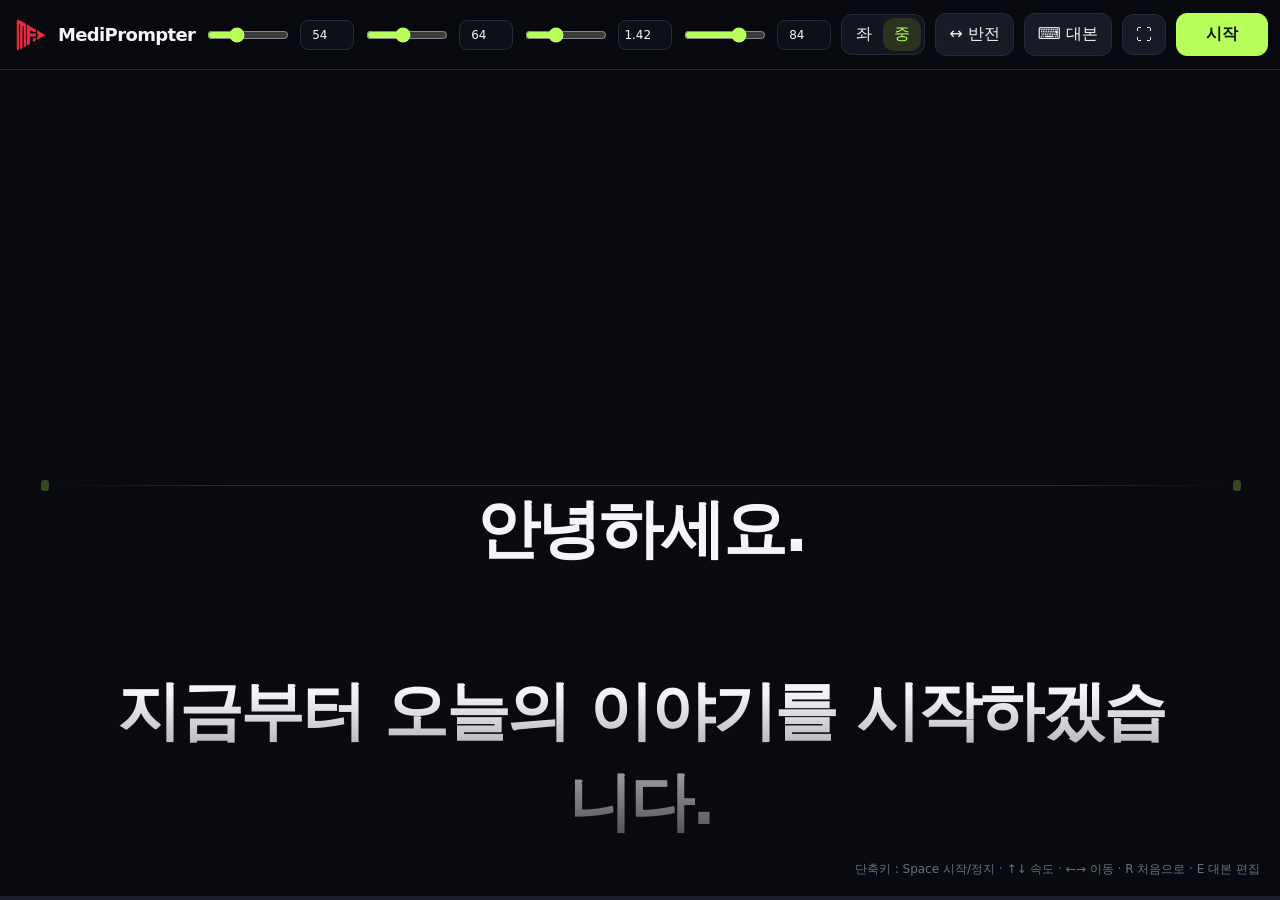
<file: archive/teleprompter-ver9.html>
<!doctype html>
<html lang="ko">
<head>
  <meta charset="utf-8">
  <meta name="viewport" content="width=device-width, initial-scale=1">
  <title>MediPrompter — 텔레프롬프터</title>
  <style>
    :root { --bg:#080a0f; --panel:#11141c; --line:#262b38; --text:#f4f5f7; --muted:#9097a6; --accent:#b8ff5c; --accent2:#74e7ff; }
    * { box-sizing:border-box; }
    html, body { height:100%; margin:0; }
    body { overflow:hidden; background:var(--bg); color:var(--text); font-family:Inter, Pretendard, "Noto Sans KR", system-ui, sans-serif; }
    button, input, textarea { font:inherit; }
    button { color:inherit; }
    .app { height:100%; display:grid; grid-template-rows:auto 1fr; }
    header { height:70px; display:flex; align-items:center; gap:18px; padding:0 22px; background:rgba(8,10,15,.92); border-bottom:1px solid var(--line); z-index:10; backdrop-filter:blur(18px); }
    .brand { display:flex; align-items:center; gap:10px; margin-right:auto; font-weight:800; letter-spacing:-.04em; }
    .brand-logo { width:34px; height:34px; object-fit:contain; border-radius:9px; }
    .brand-name { font-size:18px; }
    .group { display:flex; align-items:center; gap:9px; }
    .label { flex:none; color:var(--muted); font-size:12px; font-weight:700; text-transform:uppercase; letter-spacing:.08em; white-space:nowrap; }
    input[type=range] { width:96px; accent-color:var(--accent); }
    .number-input { width:54px; padding:7px 5px; border:1px solid var(--line); border-radius:8px; outline:0; background:#0d1017; color:var(--text); text-align:center; font-size:12px; font-variant-numeric:tabular-nums; }
    .number-input:focus { border-color:var(--accent); box-shadow:0 0 0 2px rgba(184,255,92,.12); }
    .btn { border:1px solid var(--line); background:#171b25; border-radius:11px; padding:10px 13px; cursor:pointer; transition:.18s ease; white-space:nowrap; }
    .btn:hover { border-color:#3d4558; transform:translateY(-1px); }
    .btn.primary { border-color:var(--accent); background:var(--accent); color:#11150b; font-weight:800; min-width:92px; }
    .btn.active { color:var(--accent); border-color:#607c42; }
    .segmented { display:flex; padding:3px; border:1px solid var(--line); border-radius:11px; background:#121620; }
    .segmented .btn { min-width:38px; padding:6px 9px; border:0; background:transparent; }
    .segmented .btn.active { background:#29331e; color:var(--accent); }
    .stage { position:relative; overflow:hidden; cursor:pointer; }
    .script-wrap { position:absolute; inset:0; overflow-y:auto; scrollbar-width:none; scroll-behavior:auto; }
    .script-wrap::-webkit-scrollbar { display:none; }
    .script { width:min(1080px, 84vw); margin:0 auto; padding:46vh 0 54vh; font-size:64px; line-height:1.42; font-weight:720; letter-spacing:-.035em; white-space:pre-wrap; text-align:center; text-wrap:pretty; }
    .inline-edit .script { cursor:text; outline:1px dashed rgba(184,255,92,.45); outline-offset:20px; border-radius:8px; }
    .inline-edit .script:focus { outline-color:var(--accent); }
    .inline-edit .fade, .inline-edit .focus { pointer-events:none; opacity:.18; }
    .focus { pointer-events:none; position:absolute; left:0; right:0; top:50%; height:1px; background:linear-gradient(90deg,transparent 4%,rgba(184,255,92,.7) 18%,rgba(184,255,92,.7) 82%,transparent 96%); box-shadow:0 0 28px rgba(184,255,92,.2); opacity:.6; }
    .focus:before, .focus:after { content:""; position:absolute; top:-5px; width:8px; height:11px; background:var(--accent); border-radius:3px; }
    .focus:before { left:3.2%; } .focus:after { right:3.2%; }
    .fade { pointer-events:none; position:absolute; inset:0; background:linear-gradient(#080a0f 0,transparent 25%,transparent 75%,#080a0f 100%); }
    .progress { position:absolute; left:0; right:0; bottom:0; height:4px; background:#1a1f29; z-index:5; }
    .progress > div { height:100%; width:0; background:linear-gradient(90deg,var(--accent),var(--accent2)); }
    .hint { position:absolute; right:22px; bottom:22px; color:#687080; font-size:12px; z-index:6; }
    .countdown { position:fixed; inset:0; z-index:30; display:grid; place-items:center; background:rgba(8,10,15,.72); font-size:min(30vw,280px); font-weight:900; color:var(--accent); }
    .countdown[hidden] { display:none; }
    .mirror-x .script { transform:scaleX(-1); }
    .mirror-y .script { transform:scaleY(-1); }
    .paused .focus { opacity:.25; }
    @media (max-width:1350px) { header { gap:10px; padding-inline:14px; } .label { display:none; } input[type=range] { width:82px; } }
    @media (max-width:1050px) { header { height:auto; min-height:64px; flex-wrap:wrap; padding:12px; } .brand-name { display:none; } .hint { display:none; } }
    @media (max-width:850px) { input[type=range] { width:74px; } .script { width:88vw; font-size:48px; } }
  </style>
</head>
<body class="paused">
  <main class="app">
    <header>
      <div class="brand"><img class="brand-logo" src="[data-uri]" alt="MediPrompter 로고"><span class="brand-name">MediPrompter</span></div>
      <div class="group"><span class="label">속도</span><input id="speed" aria-label="스크롤 속도 슬라이더" type="range" min="1" max="160" step="1" value="54"><input class="number-input" id="speedNumber" aria-label="스크롤 속도 숫자" type="number" min="1" max="160" step="1" value="54"></div>
      <div class="group"><span class="label">글자</span><input id="fontSize" aria-label="글자 크기 슬라이더" type="range" min="28" max="110" step="1" value="64"><input class="number-input" id="fontNumber" aria-label="글자 크기 숫자" type="number" min="28" max="110" step="1" value="64"></div>
      <div class="group"><span class="label">행간</span><input id="lineHeight" aria-label="행간 슬라이더" type="range" min="100" max="220" step="1" value="142"><input class="number-input" id="lineNumber" aria-label="행간 숫자" type="number" min="1" max="2.2" step="0.01" value="1.42"></div>
      <div class="group"><span class="label">너비</span><input id="scriptWidth" aria-label="대본 너비 슬라이더" type="range" min="50" max="98" step="1" value="84"><input class="number-input" id="widthNumber" aria-label="대본 너비 숫자" type="number" min="50" max="98" step="1" value="84"></div>
      <div class="segmented" aria-label="글자 정렬">
        <button class="btn" id="alignLeft" title="왼쪽 정렬" aria-label="왼쪽 정렬" aria-pressed="false">좌</button>
        <button class="btn active" id="alignCenter" title="가운데 정렬" aria-label="가운데 정렬" aria-pressed="true">중</button>
      </div>
      <button class="btn" id="mirrorX" title="좌우 반전">↔ 반전</button>
      <button class="btn" id="inlineEditBtn">⌨ 대본</button>
      <button class="btn" id="fullBtn" title="전체 화면">⛶</button>
      <button class="btn primary" id="playBtn">시작</button>
    </header>
    <section class="stage" id="stage" aria-label="텔레프롬프터 화면">
      <div class="script-wrap" id="scroller"><div class="script" id="script" contenteditable="false" spellcheck="false"></div></div>
      <div class="fade"></div><div class="focus"></div>
      <div class="progress"><div id="progressBar"></div></div>
      <div class="hint">단축키 : Space 시작/정지 · ↑↓ 속도 · ←→ 이동 · R 처음으로 · E 대본 편집</div>
    </section>
  </main>

  <div class="countdown" id="countdown" hidden></div>

  <script>
    const $ = s => document.querySelector(s);
    const scroller=$('#scroller'), script=$('#script');
    const speed=$('#speed'), speedNumber=$('#speedNumber'), fontSize=$('#fontSize'), fontNumber=$('#fontNumber'), lineHeight=$('#lineHeight'), lineNumber=$('#lineNumber'), scriptWidth=$('#scriptWidth'), widthNumber=$('#widthNumber'), playBtn=$('#playBtn');
    const sample=`안녕하세요.\n\n지금부터 오늘의 이야기를 시작하겠습니다.\n\n이 화면은 카메라를 바라보면서도\n자연스럽게 대본을 읽을 수 있도록 만든\n간단한 텔레프롬프터입니다.\n\n상단에서 속도와 글자 크기를 조절하고,\n스페이스바를 눌러 시작하거나 잠시 멈출 수 있습니다.\n\n이제 ‘대본’ 버튼을 눌러\n여러분의 원고로 바꿔보세요.`;
    const SCRIPT_KEY='mediprompter-script', SETTINGS_KEY='mediprompter-settings';
    let playing=false, last=0, raf=0, scrollPosition=0, countdownActive=false, inlineEditing=false;
    let draft=(localStorage.getItem(SCRIPT_KEY) || localStorage.getItem('flowcue-script') || sample).replaceAll('i상단에서 속도','상단에서 속도');
    let settings={align:'center',lineHeight:1.42,width:84};
    try { settings={...settings,...JSON.parse(localStorage.getItem(SETTINGS_KEY)||localStorage.getItem('flowcue-settings')||'{}')}; } catch {}

    function setScript(text){ draft=text.trim() || sample; script.textContent=draft; localStorage.setItem(SCRIPT_KEY,draft); reset(); }
    function clamp(value,min,max){ return Math.min(max,Math.max(min,value)); }
    function setSpeed(value){ const raw=Number(value); if(!Number.isFinite(raw)) return; const next=clamp(Math.round(raw),1,160); speed.value=next; speedNumber.value=next; }
    function setFontSize(value){ const raw=Number(value); if(!Number.isFinite(raw)) return; const next=clamp(Math.round(raw),28,110); fontSize.value=next; fontNumber.value=next; script.style.fontSize=next+'px'; }
    function setLineHeight(value){ const raw=Number(value); if(!Number.isFinite(raw)) return; const next=clamp(Math.round(raw*100)/100,1,2.2); settings.lineHeight=next; lineHeight.value=Math.round(next*100); lineNumber.value=next.toFixed(2); script.style.lineHeight=next; saveSettings(); }
    function setScriptWidth(value){ const raw=Number(value); if(!Number.isFinite(raw)) return; const next=clamp(Math.round(raw),50,98); settings.width=next; scriptWidth.value=next; widthNumber.value=next; script.style.width=next+'vw'; saveSettings(); }
    function bindNumber(field,setter,fallback){
      let timer;
      const apply=()=>{ clearTimeout(timer); field.value===''?setter(fallback()):setter(field.value); };
      field.addEventListener('input',()=>{ clearTimeout(timer); if(field.value!=='') timer=setTimeout(()=>setter(field.value),350); });
      field.addEventListener('change',apply);
      field.addEventListener('keydown',e=>{ if(e.key==='Enter'){ e.preventDefault(); apply(); field.blur(); } });
    }
    function saveSettings(){ localStorage.setItem(SETTINGS_KEY,JSON.stringify(settings)); }
    function setAlign(value){
      settings.align=value; script.style.textAlign=value; saveSettings();
      $('#alignLeft').classList.toggle('active',value==='left');
      $('#alignCenter').classList.toggle('active',value==='center');
      $('#alignLeft').setAttribute('aria-pressed',String(value==='left'));
      $('#alignCenter').setAttribute('aria-pressed',String(value==='center'));
    }
    function setInlineEdit(on){
      inlineEditing=on; pause();
      script.contentEditable=String(on); document.body.classList.toggle('inline-edit',on);
      $('#inlineEditBtn').classList.toggle('active',on);
      $('#inlineEditBtn').textContent=on?'✓ 편집 완료':'⌨ 대본';
      if(on){ script.focus(); }
      else { draft=script.innerText.trim()||sample; script.textContent=draft; localStorage.setItem(SCRIPT_KEY,draft); script.blur(); }
    }
    function reset(){ playing=false; playBtn.textContent='시작'; document.body.classList.add('paused'); scrollPosition=0; scroller.scrollTop=0; updateProgress(); cancelAnimationFrame(raf); }
    function updateProgress(){ const max=scroller.scrollHeight-scroller.clientHeight; $('#progressBar').style.width=(max ? scroller.scrollTop/max*100 : 0)+'%'; }
    function loop(t){ if(!playing) return; if(!last) last=t; const dt=Math.min(40,t-last); last=t; scrollPosition += Number(speed.value)*dt/1000; scroller.scrollTop=scrollPosition; updateProgress(); if(scrollPosition >= scroller.scrollHeight-scroller.clientHeight-2) reset(); else raf=requestAnimationFrame(loop); }
    function pause(){ playing=false; playBtn.textContent='계속'; document.body.classList.add('paused'); cancelAnimationFrame(raf); }
    async function start(withCountdown=false){
      if(countdownActive) return;
      if(withCountdown && scroller.scrollTop<2){ countdownActive=true; const box=$('#countdown'); box.hidden=false; for(const n of [3,2,1]){ box.textContent=n; await new Promise(r=>setTimeout(r,650)); } box.hidden=true; countdownActive=false; }
      scrollPosition=scroller.scrollTop; playing=true; last=0; playBtn.textContent='정지'; document.body.classList.remove('paused'); raf=requestAnimationFrame(loop);
    }
    function toggle(countdown=false){ playing ? pause() : start(countdown); }
    playBtn.addEventListener('click',()=>toggle(true));
    $('#stage').addEventListener('click',()=>{ if(!inlineEditing) toggle(false); });
    $('#inlineEditBtn').addEventListener('click',()=>setInlineEdit(!inlineEditing));
    speed.addEventListener('input',()=>setSpeed(speed.value));
    fontSize.addEventListener('input',()=>setFontSize(fontSize.value));
    lineHeight.addEventListener('input',()=>setLineHeight(Number(lineHeight.value)/100));
    scriptWidth.addEventListener('input',()=>setScriptWidth(scriptWidth.value));
    bindNumber(speedNumber,setSpeed,()=>speed.value);
    bindNumber(fontNumber,setFontSize,()=>fontSize.value);
    bindNumber(lineNumber,setLineHeight,()=>Number(lineHeight.value)/100);
    bindNumber(widthNumber,setScriptWidth,()=>scriptWidth.value);
    $('#alignLeft').addEventListener('click',()=>setAlign('left'));
    $('#alignCenter').addEventListener('click',()=>setAlign('center'));
    $('#mirrorX').addEventListener('click',e=>{ document.body.classList.toggle('mirror-x'); e.currentTarget.classList.toggle('active'); });
    $('#fullBtn').addEventListener('click',()=>document.fullscreenElement ? document.exitFullscreen() : document.documentElement.requestFullscreen());
    scroller.addEventListener('scroll',()=>{ if(!playing) scrollPosition=scroller.scrollTop; updateProgress(); },{passive:true});
    script.addEventListener('input',()=>{ if(inlineEditing){ draft=script.innerText; localStorage.setItem(SCRIPT_KEY,draft); } });
    document.addEventListener('keydown',e=>{
      if(inlineEditing){ if(e.key==='Escape'||((e.ctrlKey||e.metaKey)&&e.key==='Enter')){ e.preventDefault(); setInlineEdit(false); } return; }
      if(e.code==='Space'){ e.preventDefault(); toggle(false); }
      else if(e.key==='ArrowUp'){ e.preventDefault(); speed.value=Math.min(160,+speed.value+(e.shiftKey?5:1)); speed.dispatchEvent(new Event('input')); }
      else if(e.key==='ArrowDown'){ e.preventDefault(); speed.value=Math.max(1,+speed.value-(e.shiftKey?5:1)); speed.dispatchEvent(new Event('input')); }
      else if(e.key==='ArrowLeft'||e.key==='ArrowRight'){
        e.preventDefault();
        const direction=e.key==='ArrowLeft'?-1:1;
        const amount=e.shiftKey?220:80;
        scroller.scrollTop += direction*amount;
        scrollPosition=scroller.scrollTop;
        updateProgress();
      }
      else if(e.key.toLowerCase()==='r') reset();
      else if(e.key.toLowerCase()==='e'){ e.preventDefault(); setInlineEdit(true); }
    });
    setSpeed(speed.value); setFontSize(fontSize.value); setLineHeight(settings.lineHeight); setScriptWidth(settings.width);
    setAlign(settings.align);
    setScript(draft);
  </script>
</body>
</html>
</file>
<file: styles.css>
:root{--bg:#0b0e13;--surface:#121720;--surface-2:#181f2b;--line:#293240;--text:#f5f7fa;--muted:#a1aaba;--accent:#c5ff5d;--blue:#79e6ff;--max:1180px;--radius:22px}*{box-sizing:border-box}html{scroll-behavior:smooth}body{margin:0;background:var(--bg);color:var(--text);font-family:Inter,Pretendard,"Noto Sans KR",system-ui,sans-serif;line-height:1.65}a{color:inherit}button,input{font:inherit}.skip-link{position:fixed;left:12px;top:-60px;z-index:100;background:var(--accent);color:#111;padding:10px 16px;border-radius:8px}.skip-link:focus{top:12px}.site-header{position:sticky;top:0;z-index:20;display:flex;align-items:center;gap:24px;padding:14px max(20px,calc((100vw - var(--max))/2));background:rgba(11,14,19,.9);border-bottom:1px solid var(--line);backdrop-filter:blur(16px)}.brand{display:flex;align-items:center;gap:10px;text-decoration:none;font-weight:850;letter-spacing:-.03em;white-space:nowrap}.brand-mark{display:grid;place-items:center;width:34px;height:34px;border-radius:10px;background:var(--accent);color:#111;font-weight:950}.site-header nav{display:none;margin-left:auto;gap:24px}.site-header nav a,footer nav a{color:var(--muted);text-decoration:none}.site-header nav a:hover,footer nav a:hover{color:var(--text)}.header-cta{margin-left:auto;padding:9px 14px;border-radius:10px;background:var(--text);color:var(--bg);font-weight:750;text-decoration:none}.hero{max-width:var(--max);margin:auto;padding:76px 20px 70px;display:grid;gap:50px;align-items:center}.eyebrow{margin:0 0 12px;color:var(--accent);font-size:.76rem;font-weight:850;letter-spacing:.15em}.hero h1{margin:0;font-size:clamp(2.8rem,9vw,5.8rem);line-height:1.02;letter-spacing:-.065em}.hero-description{max-width:650px;margin:26px 0;color:var(--muted);font-size:clamp(1rem,2vw,1.16rem)}.hero-actions{display:flex;flex-wrap:wrap;gap:12px}.button{padding:13px 18px;border-radius:12px;text-decoration:none;font-weight:800}.button.primary{background:var(--accent);color:#10140a}.button.secondary{border:1px solid var(--line);background:var(--surface)}.trust-list{display:flex;flex-wrap:wrap;gap:8px 22px;margin:26px 0 0;padding:0;list-style:none;color:var(--muted);font-size:.88rem}.trust-list li:before{content:"✓";margin-right:7px;color:var(--accent)}.hero-preview{min-height:390px;padding:18px;border:1px solid #344052;border-radius:26px;background:linear-gradient(145deg,#171d28,#0b0e13);box-shadow:0 35px 80px rgba(0,0,0,.35);overflow:hidden}.preview-bar{display:flex;align-items:center;gap:7px;color:#778194;font-size:.72rem}.preview-bar i{width:8px;height:8px;border-radius:50%;background:#3c4657}.preview-bar span{margin-left:auto}.hero-preview p{margin:100px 0;text-align:center;font-size:clamp(1.5rem,4vw,2.5rem);line-height:1.4}.hero-preview strong{color:var(--accent)}.preview-line{position:relative;top:144px;height:1px;background:linear-gradient(90deg,transparent,var(--accent),transparent)}.preview-progress{height:3px;background:#27303e}.preview-progress span{display:block;width:42%;height:100%;background:linear-gradient(90deg,var(--accent),var(--blue))}.prompter-section,.content-section{max-width:var(--max);margin:auto;padding:70px 20px}.prompter-section{max-width:1280px}.section-heading{display:flex;flex-wrap:wrap;justify-content:space-between;align-items:end;gap:12px;margin-bottom:28px}.section-heading h2{margin:0;font-size:clamp(2rem,5vw,3.4rem);line-height:1.1;letter-spacing:-.05em}.section-heading>p{max-width:440px;margin:0;color:var(--muted)}.prompter-app{overflow:hidden;border:1px solid var(--line);border-radius:var(--radius);background:#07090d;box-shadow:0 25px 60px rgba(0,0,0,.25)}.controls{display:flex;flex-wrap:wrap;align-items:center;gap:14px;padding:14px;background:var(--surface);border-bottom:1px solid var(--line)}.controls label{display:grid;grid-template-columns:auto minmax(80px,1fr) 36px;align-items:center;gap:8px;flex:1;min-width:165px;color:var(--muted);font-size:.78rem;font-weight:800}.controls input{width:100%;accent-color:var(--accent)}.controls output{color:var(--text);font-variant-numeric:tabular-nums}.control-buttons{display:flex;flex-wrap:wrap;gap:7px;width:100%}.control-buttons button{min-height:42px;padding:8px 11px;border:1px solid var(--line);border-radius:10px;background:var(--surface-2);color:var(--text);cursor:pointer}.control-buttons button[aria-pressed=true]{border-color:var(--accent);color:var(--accent)}.control-buttons .play-button{margin-left:auto;min-width:80px;background:var(--accent);border-color:var(--accent);color:#10140a;font-weight:900}.stage{position:relative;height:min(68vh,670px);min-height:430px;overflow:hidden}.script-scroller{position:absolute;inset:0;overflow-y:auto;scrollbar-width:none}.script-scroller::-webkit-scrollbar{display:none}.script{width:min(88%,1000px);margin:auto;padding:18vh 0 80vh;font-size:56px;line-height:1.42;font-weight:750;letter-spacing:-.035em;text-align:center;white-space:pre-wrap}.script[contenteditable=true]{cursor:text;outline:1px dashed var(--accent);outline-offset:-8px}.reading-line{pointer-events:none;position:absolute;left:3%;right:3%;top:20%;height:1px;background:linear-gradient(90deg,transparent,var(--accent),transparent);opacity:.7}.progress{position:absolute;bottom:0;left:0;right:0;height:4px;background:#1e2631}.progress span{display:block;width:0;height:100%;background:linear-gradient(90deg,var(--accent),var(--blue))}.keyboard-hint{position:absolute;right:15px;bottom:7px;margin:0;color:#687384;font-size:.7rem}.status{position:absolute;width:1px;height:1px;overflow:hidden;clip:rect(0 0 0 0)}.mirror .script{transform:scaleX(-1)}.steps{display:grid;gap:16px;padding:0;list-style:none;counter-reset:step}.steps li,.article-grid article{padding:25px;border:1px solid var(--line);border-radius:18px;background:var(--surface)}.steps span,.article-grid span{color:var(--accent);font-size:.75rem;font-weight:900;letter-spacing:.15em}.steps h3,.article-grid h3{margin:14px 0 8px;font-size:1.2rem}.steps p,.article-grid p{margin:0;color:var(--muted)}.tips-section{max-width:var(--max)}.article-grid{display:grid;gap:16px}.article-grid article{background:linear-gradient(145deg,var(--surface),#0f131a)}.faq-list{border-top:1px solid var(--line)}details{border-bottom:1px solid var(--line);padding:20px 4px}summary{cursor:pointer;font-weight:800;font-size:1.05rem}details p{max-width:850px;color:var(--muted)}footer{max-width:var(--max);margin:50px auto 0;padding:38px 20px;border-top:1px solid var(--line);display:grid;gap:24px;color:var(--muted)}.footer-brand{color:var(--text)}footer nav{display:flex;flex-wrap:wrap;gap:18px}.copyright{font-size:.8rem}@media(min-width:720px){.site-header nav{display:flex}.header-cta{margin-left:0}.hero{grid-template-columns:1.08fr .92fr;padding-top:110px;padding-bottom:100px}.steps{grid-template-columns:repeat(3,1fr)}.article-grid{grid-template-columns:repeat(2,1fr)}footer{grid-template-columns:1fr auto;align-items:start}.copyright{grid-column:1/-1}.controls{flex-wrap:nowrap}.control-buttons{width:auto;flex:none}}@media(min-width:1050px){.article-grid{grid-template-columns:repeat(3,1fr)}}@media(max-width:520px){.header-cta{display:none}.hero{padding-top:55px}.stage{min-height:480px}.script{font-size:42px}.keyboard-hint{display:none}.control-buttons button{flex:1}.control-buttons .play-button{margin-left:0}.section-heading{align-items:start}}
/* 언어 선택기를 헤더 안에서 작고 일관된 터치 대상으로 표시한다. */
.language-picker {
  margin-left: auto;
}

.language-picker select {
  min-height: 44px;
  padding: 0.5rem 1.8rem 0.5rem 0.7rem;
  color: var(--text);
  background: var(--surface);
  border: 1px solid var(--line);
  border-radius: 0.55rem;
  font: inherit;
}

@media (min-width: 720px) {
  .language-picker {
    margin-left: 0;
  }
}

.visually-hidden {
  position: absolute;
  width: 1px;
  height: 1px;
  padding: 0;
  margin: -1px;
  overflow: hidden;
  clip: rect(0, 0, 0, 0);
  white-space: nowrap;
  border: 0;
}
</file>
<file: brand.css>
.brand-logo {
  width: 38px;
  height: 38px;
  flex: none;
  object-fit: contain;
  border-radius: 10px;
}
</file>
<file: fullscreen.css>
/* 전체 화면에서는 상단 조작부를 제외한 남은 높이를 대본 영역에 정확히 할당한다. */
.script {
  width: min(90%, 1400px);
}

.prompter-app:fullscreen {
  width: 100vw;
  height: 100vh;
  height: 100dvh;
  display: grid;
  grid-template-rows: auto minmax(0, 1fr);
  border: 0;
  border-radius: 0;
}

.prompter-app:fullscreen .stage {
  height: auto;
  min-height: 0;
}

/* WebKit 계열 브라우저의 이전 전체 화면 선택자도 같은 레이아웃을 사용한다. */
.prompter-app:-webkit-full-screen {
  width: 100vw;
  height: 100vh;
  height: 100dvh;
  display: grid;
  grid-template-rows: auto minmax(0, 1fr);
  border: 0;
  border-radius: 0;
}

.prompter-app:-webkit-full-screen .stage {
  height: auto;
  min-height: 0;
}

@media (max-width: 520px) {
  .script {
    width: 94%;
  }
}
</file>
